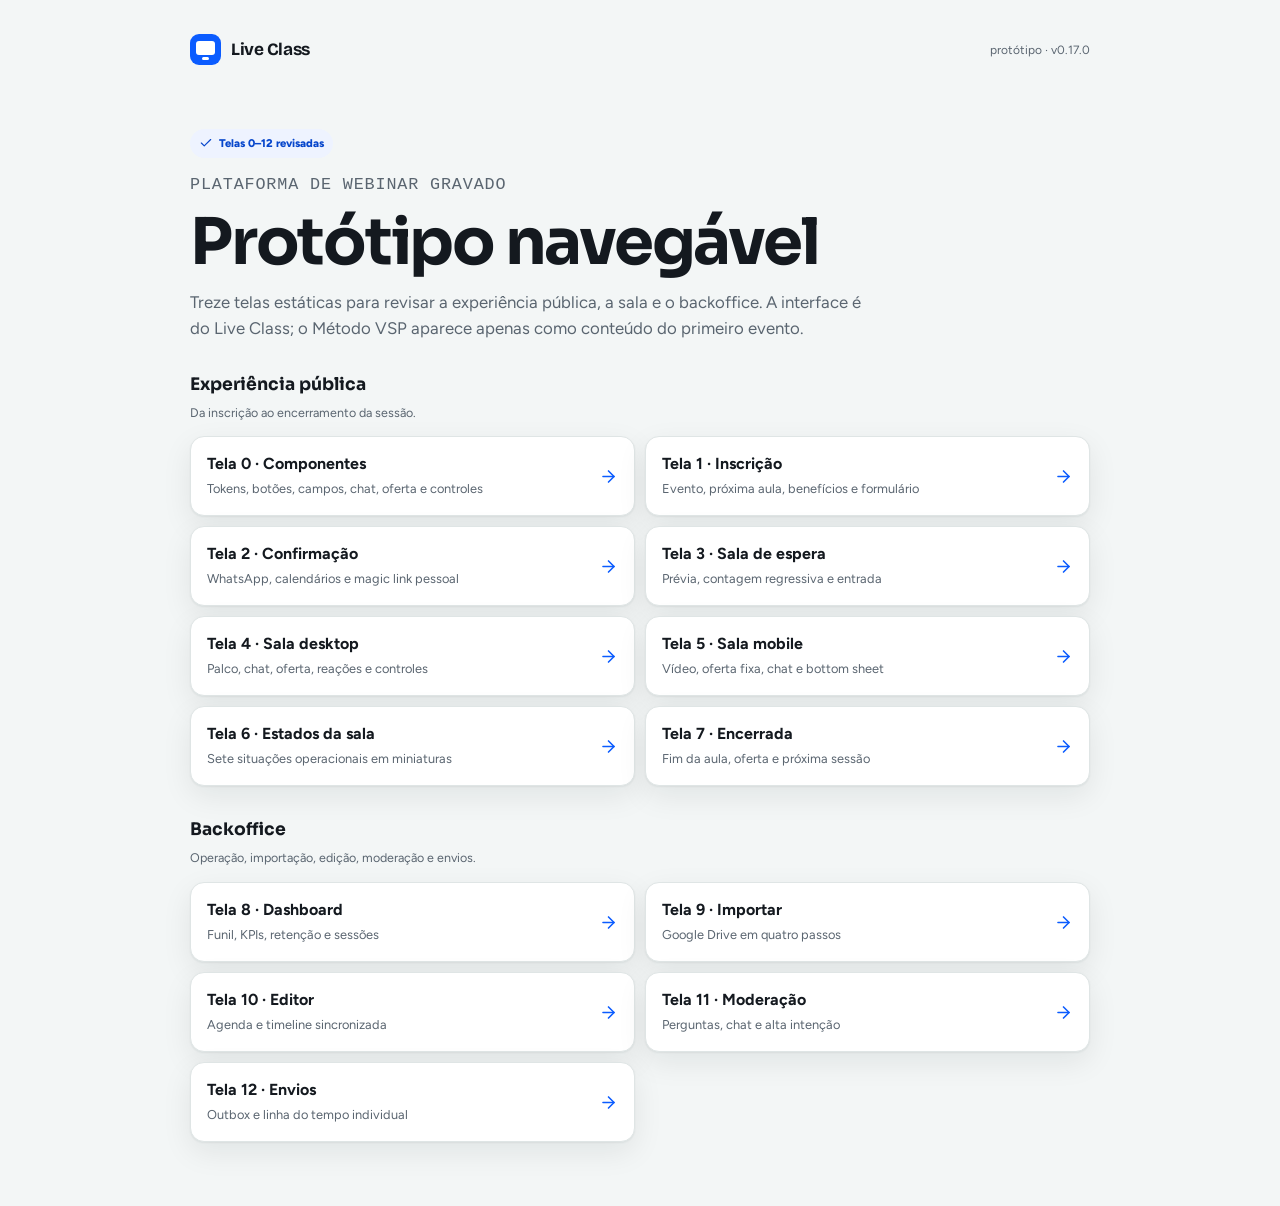
<file: index.html>
<!doctype html>
<html lang="pt-BR">
<head>
  <meta charset="utf-8">
  <meta name="viewport" content="width=device-width,initial-scale=1">
  <title>Live Class · Protótipo</title>
  <link rel="preconnect" href="https://fonts.googleapis.com">
  <link rel="preconnect" href="https://fonts.gstatic.com" crossorigin>
  <link href="https://fonts.googleapis.com/css2?family=Bricolage+Grotesque:wght@600;700&family=Figtree:wght@400;500;600;700&display=swap" rel="stylesheet">
  <link rel="stylesheet" href="./tokens.css">
  <link rel="stylesheet" href="./components.css">
  <style>
    body{background:var(--ma-mist)}.home{width:min(900px,calc(100% - 32px));margin:0 auto;padding:34px 0 64px}.top{display:flex;justify-content:space-between;align-items:center;gap:16px;margin-bottom:64px}.version{color:var(--ma-ink-soft);font-size:.75rem}.hero{display:grid;gap:16px}.hero p{margin:0;max-width:680px;color:var(--ma-ink-soft);font-size:1.05rem}.audit{display:inline-flex;width:max-content;align-items:center;gap:6px;border-radius:999px;background:var(--ma-teal-tint);padding:6px 9px;color:var(--ma-teal-dark);font-size:.7rem;font-weight:800}.audit .ma-icon{width:14px;height:14px}.group{margin-top:34px}.group h2{margin:0 0 10px;font:700 1.08rem/1.1 var(--ma-font-display)}.group p{margin:0 0 14px;color:var(--ma-ink-soft);font-size:.78rem}.screens{display:grid;gap:10px}.screen{display:flex;align-items:center;justify-content:space-between;gap:16px;border:1px solid var(--ma-line);border-radius:14px;background:#fff;padding:15px 16px;color:var(--ma-ink);text-decoration:none;box-shadow:var(--ma-shadow-sm);transition:border-color var(--ma-transition),background-color var(--ma-transition)}.screen:hover{border-color:#AFC5FF;background:#FCFEFE}.screen strong{display:block}.screen span{color:var(--ma-ink-soft);font-size:.8rem}.screen>.ma-icon{width:19px;height:19px;color:var(--ma-teal);flex:0 0 auto}@media(min-width:760px){.screens{grid-template-columns:repeat(2,minmax(0,1fr))}}
  </style>
</head>
<body>
  <main class="home">
    <div class="top"><div class="ma-brand"><span class="ma-brand__mark" aria-hidden="true"></span><span>Live Class</span></div><span class="version">protótipo · v0.17.0</span></div>
    <section class="hero"><span class="audit"><svg class="ma-icon" aria-hidden="true"><use href="./icons.svg#check"/></svg>Telas 0–12 revisadas</span><p class="ma-kicker">Plataforma de webinar gravado</p><h1 class="ma-display">Protótipo navegável</h1><p>Treze telas estáticas para revisar a experiência pública, a sala e o backoffice. A interface é do Live Class; o Método VSP aparece apenas como conteúdo do primeiro evento.</p></section>

    <section class="group"><h2>Experiência pública</h2><p>Da inscrição ao encerramento da sessão.</p><nav class="screens" aria-label="Telas públicas">
      <a class="screen" href="./componentes.html"><div><strong>Tela 0 · Componentes</strong><span>Tokens, botões, campos, chat, oferta e controles</span></div><svg class="ma-icon"><use href="./icons.svg#arrow-right"/></svg></a>
      <a class="screen" href="./e/oferta-semente/"><div><strong>Tela 1 · Inscrição</strong><span>Evento, próxima aula, benefícios e formulário</span></div><svg class="ma-icon"><use href="./icons.svg#arrow-right"/></svg></a>
      <a class="screen" href="./e/oferta-semente/ok/"><div><strong>Tela 2 · Confirmação</strong><span>WhatsApp, calendários e magic link pessoal</span></div><svg class="ma-icon"><use href="./icons.svg#arrow-right"/></svg></a>
      <a class="screen" href="./s/7KQ2/"><div><strong>Tela 3 · Sala de espera</strong><span>Prévia, contagem regressiva e entrada</span></div><svg class="ma-icon"><use href="./icons.svg#arrow-right"/></svg></a>
      <a class="screen" href="./s/7KQ2/sala-desktop.html"><div><strong>Tela 4 · Sala desktop</strong><span>Palco, chat, oferta, reações e controles</span></div><svg class="ma-icon"><use href="./icons.svg#arrow-right"/></svg></a>
      <a class="screen" href="./s/7KQ2/sala-mobile.html"><div><strong>Tela 5 · Sala mobile</strong><span>Vídeo, oferta fixa, chat e bottom sheet</span></div><svg class="ma-icon"><use href="./icons.svg#arrow-right"/></svg></a>
      <a class="screen" href="./s/7KQ2/estados.html"><div><strong>Tela 6 · Estados da sala</strong><span>Sete situações operacionais em miniaturas</span></div><svg class="ma-icon"><use href="./icons.svg#arrow-right"/></svg></a>
      <a class="screen" href="./s/7KQ2/encerrada.html"><div><strong>Tela 7 · Encerrada</strong><span>Fim da aula, oferta e próxima sessão</span></div><svg class="ma-icon"><use href="./icons.svg#arrow-right"/></svg></a>
    </nav></section>

    <section class="group"><h2>Backoffice</h2><p>Operação, importação, edição, moderação e envios.</p><nav class="screens" aria-label="Telas do backoffice">
      <a class="screen" href="./app/dashboard.html"><div><strong>Tela 8 · Dashboard</strong><span>Funil, KPIs, retenção e sessões</span></div><svg class="ma-icon"><use href="./icons.svg#arrow-right"/></svg></a>
      <a class="screen" href="./app/importar.html"><div><strong>Tela 9 · Importar</strong><span>Google Drive em quatro passos</span></div><svg class="ma-icon"><use href="./icons.svg#arrow-right"/></svg></a>
      <a class="screen" href="./app/editor.html"><div><strong>Tela 10 · Editor</strong><span>Agenda e timeline sincronizada</span></div><svg class="ma-icon"><use href="./icons.svg#arrow-right"/></svg></a>
      <a class="screen" href="./app/moderacao.html"><div><strong>Tela 11 · Moderação</strong><span>Perguntas, chat e alta intenção</span></div><svg class="ma-icon"><use href="./icons.svg#arrow-right"/></svg></a>
      <a class="screen" href="./app/envios.html"><div><strong>Tela 12 · Envios</strong><span>Outbox e linha do tempo individual</span></div><svg class="ma-icon"><use href="./icons.svg#arrow-right"/></svg></a>
    </nav></section>
  </main>
</body>
</html>
</file>
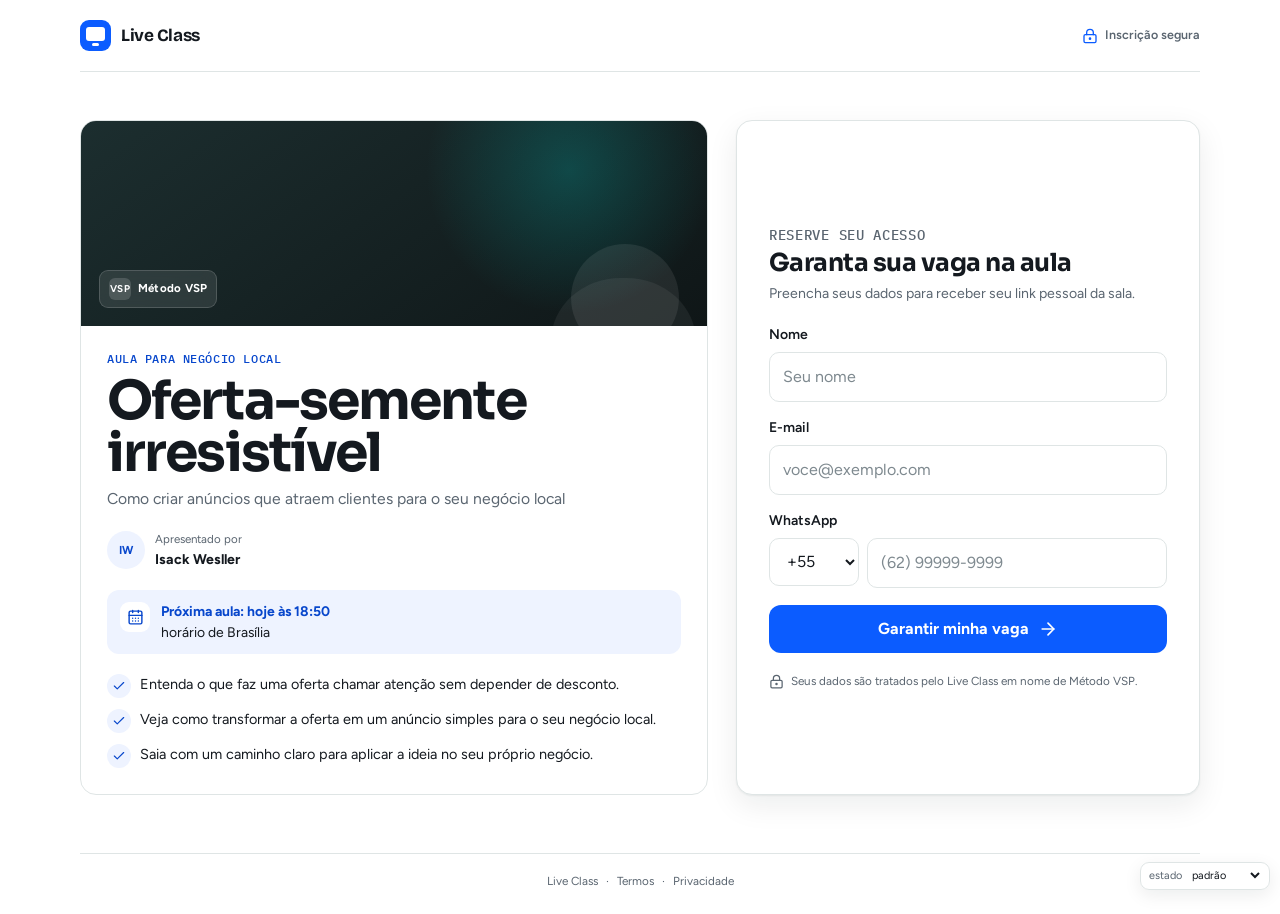
<file: e/oferta-semente/index.html>
<!doctype html>
<html lang="pt-BR">
<head>
  <meta charset="utf-8">
  <meta name="viewport" content="width=device-width,initial-scale=1">
  <meta name="theme-color" content="#FFFFFF">
  <title>Oferta-semente irresistível · Live Class</title>
  <link rel="preconnect" href="https://fonts.googleapis.com">
  <link rel="preconnect" href="https://fonts.gstatic.com" crossorigin>
  <link href="https://fonts.googleapis.com/css2?family=Bricolage+Grotesque:wght@600;700&family=Figtree:wght@400;500;600;700&family=IBM+Plex+Mono:wght@500&display=swap" rel="stylesheet">
  <link rel="stylesheet" href="../../tokens.css">
  <link rel="stylesheet" href="../../components.css">
  <style>
    .registration-page{min-height:100dvh;display:flex;flex-direction:column;background:var(--ma-white)}
    .site-header,.registration-shell,.platform-footer{width:min(1120px,calc(100% - 32px));margin-inline:auto}
    .site-header{min-height:72px;display:flex;align-items:center;justify-content:space-between;gap:16px;border-bottom:1px solid var(--ma-line)}
    .secure-note{display:none;align-items:center;gap:7px;color:var(--ma-ink-soft);font-size:.78rem;font-weight:600}.secure-note .ma-icon{width:16px;height:16px;color:var(--ma-teal)}
    .registration-main{flex:1;display:grid;align-items:center;padding:30px 0 42px}.registration-shell{display:grid;gap:24px}
    .event-card,.form-card{min-width:0;border:1px solid var(--ma-line);border-radius:var(--ma-radius-card);background:var(--ma-white)}.event-card{overflow:hidden}
    .event-card__stage{position:relative;min-height:176px;overflow:hidden;display:flex;align-items:flex-end;background:radial-gradient(circle at 78% 24%,rgba(0,237,231,.20),transparent 28%),linear-gradient(145deg,var(--ma-stage-2),var(--ma-stage));padding:18px}
    .event-card__stage::before{position:absolute;right:28px;bottom:-26px;width:108px;height:108px;border-radius:50%;background:rgba(255,255,255,.08);content:""}.event-card__stage::after{position:absolute;right:11px;bottom:-84px;width:145px;height:132px;border-radius:48% 48% 22% 22%;background:rgba(255,255,255,.06);content:""}
    .tenant-mark{position:relative;z-index:1;display:inline-flex;align-items:center;gap:7px;border:1px solid rgba(255,255,255,.16);border-radius:9px;background:rgba(255,255,255,.10);color:#fff;padding:7px 9px;font-size:.72rem;font-weight:700;letter-spacing:.02em;backdrop-filter:blur(8px)}.tenant-mark__symbol{display:grid;width:22px;height:22px;place-items:center;border-radius:6px;background:rgba(255,255,255,.15);font-size:.62rem}
    .event-card__body{display:grid;gap:20px;padding:21px 20px 22px}.event-card__heading{display:grid;gap:8px}.event-card h1{margin:0;color:var(--ma-ink);font:700 clamp(2rem,9vw,3.35rem)/.98 var(--ma-font-display);letter-spacing:-.035em}.event-subtitle{margin:0;color:var(--ma-ink-soft);font-size:.98rem;line-height:1.45}
    .presenter{display:flex;align-items:center;gap:10px}.presenter__avatar{display:grid;width:38px;height:38px;place-items:center;flex:0 0 auto;border-radius:50%;background:var(--ma-teal-tint);color:var(--ma-teal-dark);font-size:.72rem;font-weight:700}.presenter__text{display:grid;gap:1px}.presenter__text span:first-child{color:var(--ma-ink-soft);font-size:.72rem}.presenter__text strong{font-size:.88rem}
    .next-session{display:flex;align-items:flex-start;gap:11px;border-radius:12px;background:var(--ma-teal-tint);padding:12px 13px;color:var(--ma-ink)}.next-session__icon{display:grid;width:30px;height:30px;place-items:center;flex:0 0 auto;border-radius:9px;background:#fff;color:var(--ma-teal-dark)}.next-session__icon .ma-icon{width:17px;height:17px}.next-session p{margin:0;font-size:.87rem;line-height:1.4}.next-session strong{display:block;margin-bottom:1px;color:var(--ma-teal-dark)}
    .benefits{display:grid;gap:11px;margin:0;padding:0;list-style:none}.benefit{display:grid;grid-template-columns:24px minmax(0,1fr);gap:9px;align-items:start;color:var(--ma-ink);font-size:.9rem}.benefit__check{display:grid;width:24px;height:24px;place-items:center;border-radius:50%;background:var(--ma-teal-tint);color:var(--ma-teal-dark)}.benefit__check .ma-icon{width:14px;height:14px}
    .form-card{display:grid;gap:20px;padding:21px 20px 22px;box-shadow:var(--ma-shadow-sm)}.form-card__header{display:grid;gap:6px}.form-card h2{margin:0;color:var(--ma-ink);font:700 1.55rem/1.08 var(--ma-font-display);letter-spacing:-.02em}.form-card__header p{margin:0;color:var(--ma-ink-soft);font-size:.88rem}.register-form{display:grid;gap:15px}.register-form .ma-btn{width:100%;margin-top:2px}
    .privacy-line{display:flex;align-items:flex-start;gap:7px;margin:0;color:var(--ma-ink-soft);font-size:.73rem;line-height:1.4}.privacy-line .ma-icon{width:15px;height:15px;flex:0 0 auto;margin-top:1px}
    .platform-footer{display:flex;flex-wrap:wrap;align-items:center;justify-content:center;gap:5px 8px;border-top:1px solid var(--ma-line);padding:19px 0 23px;color:var(--ma-ink-soft);font-size:.73rem}.platform-footer a{color:inherit;text-decoration:none}.platform-footer a:hover{color:var(--ma-teal-dark);text-decoration:underline}
    .demo-picker{position:fixed;right:10px;bottom:10px;z-index:20;display:inline-flex;align-items:center;gap:6px;border:1px solid var(--ma-line);border-radius:9px;background:rgba(255,255,255,.94);padding:5px 6px 5px 8px;color:var(--ma-ink-soft);font-size:.68rem;box-shadow:0 5px 18px rgba(15,30,30,.08);backdrop-filter:blur(8px)}.demo-picker select{border:0;background:transparent;color:var(--ma-ink);font-size:.68rem;cursor:pointer}
    @media(min-width:620px){.site-header,.registration-shell,.platform-footer{width:min(1120px,calc(100% - 48px))}.secure-note{display:inline-flex}.event-card__body,.form-card{padding:26px}}
    @media(min-width:880px){.registration-main{padding:48px 0 58px}.registration-shell{grid-template-columns:minmax(0,1.15fr) minmax(340px,.85fr);align-items:stretch;gap:28px}.event-card,.form-card{min-height:580px}.event-card{display:grid;grid-template-rows:205px 1fr}.event-card__stage{min-height:0}.event-card__body{align-content:start}.form-card{align-content:center;padding-inline:32px}}
    @media(prefers-reduced-motion:reduce){.demo-picker{backdrop-filter:none}}
  </style>
</head>
<body data-demo-state="padrao">
<div class="registration-page">
  <header class="site-header" aria-label="Cabeçalho do Live Class">
    <a class="ma-brand" href="../../" aria-label="Live Class"><span class="ma-brand__mark" aria-hidden="true"></span><span>Live Class</span></a>
    <div class="secure-note"><svg class="ma-icon" aria-hidden="true"><use href="../../icons.svg#lock-keyhole"/></svg>Inscrição segura</div>
  </header>
  <main class="registration-main">
    <div class="registration-shell">
      <section class="event-card" aria-labelledby="event-title">
        <div class="event-card__stage" aria-label="Identidade do evento Método VSP"><div class="tenant-mark"><span class="tenant-mark__symbol" aria-hidden="true">VSP</span><span>Método VSP</span></div></div>
        <div class="event-card__body">
          <div class="event-card__heading"><p class="ma-kicker">Aula para negócio local</p><h1 id="event-title">Oferta-semente irresistível</h1><p class="event-subtitle">Como criar anúncios que atraem clientes para o seu negócio local</p></div>
          <div class="presenter"><span class="presenter__avatar" aria-hidden="true">IW</span><div class="presenter__text"><span>Apresentado por</span><strong>Isack Wesller</strong></div></div>
          <div class="next-session"><span class="next-session__icon" aria-hidden="true"><svg class="ma-icon"><use href="../../icons.svg#calendar-days"/></svg></span><p><strong>Próxima aula: hoje às 18:50</strong>horário de Brasília</p></div>
          <ul class="benefits" aria-label="O que você vai aprender">
            <li class="benefit"><span class="benefit__check" aria-hidden="true"><svg class="ma-icon"><use href="../../icons.svg#check"/></svg></span><span>Entenda o que faz uma oferta chamar atenção sem depender de desconto.</span></li>
            <li class="benefit"><span class="benefit__check" aria-hidden="true"><svg class="ma-icon"><use href="../../icons.svg#check"/></svg></span><span>Veja como transformar a oferta em um anúncio simples para o seu negócio local.</span></li>
            <li class="benefit"><span class="benefit__check" aria-hidden="true"><svg class="ma-icon"><use href="../../icons.svg#check"/></svg></span><span>Saia com um caminho claro para aplicar a ideia no seu próprio negócio.</span></li>
          </ul>
        </div>
      </section>
      <section class="form-card" aria-labelledby="signup-title">
        <div class="form-card__header"><p class="ma-kicker">Reserve seu acesso</p><h2 id="signup-title">Garanta sua vaga na aula</h2><p>Preencha seus dados para receber seu link pessoal da sala.</p></div>
        <form class="register-form" id="registerForm" novalidate>
          <div class="ma-field" id="nomeField"><label class="ma-field__label" for="nome">Nome</label><input class="ma-input" id="nome" name="nome" type="text" autocomplete="name" placeholder="Seu nome" required aria-describedby="nome-error"><p class="ma-field__error" id="nome-error">Digite seu nome para continuar.</p></div>
          <div class="ma-field" id="emailField"><label class="ma-field__label" for="email">E-mail</label><input class="ma-input" id="email" name="email" type="email" autocomplete="email" placeholder="voce@exemplo.com" required aria-describedby="email-error"><p class="ma-field__error" id="email-error">Digite um e-mail válido, como voce@exemplo.com.</p></div>
          <div class="ma-field" id="whatsappField"><label class="ma-field__label" for="whatsapp">WhatsApp</label><div class="ma-phone"><div><label class="ma-sr-only" for="ddi">Código do país</label><select class="ma-select" id="ddi" name="ddi" aria-label="Código do país"><option value="+55" selected>+55</option></select></div><input class="ma-input" id="whatsapp" name="whatsapp" type="tel" inputmode="tel" autocomplete="tel-national" placeholder="(62) 99999-9999" required aria-describedby="whatsapp-error"></div><p class="ma-field__error" id="whatsapp-error">Digite seu WhatsApp com DDD.</p></div>
          <button class="ma-btn ma-btn--primary" type="submit">Garantir minha vaga<svg class="ma-icon" aria-hidden="true"><use href="../../icons.svg#arrow-right"/></svg></button>
        </form>
        <p class="privacy-line"><svg class="ma-icon" aria-hidden="true"><use href="../../icons.svg#lock-keyhole"/></svg><span>Seus dados são tratados pelo Live Class em nome de Método VSP.</span></p>
      </section>
    </div>
  </main>
  <footer class="platform-footer"><span>Live Class</span><span aria-hidden="true">·</span><a href="#">Termos</a><span aria-hidden="true">·</span><a href="#">Privacidade</a></footer>
</div>
<label class="demo-picker"><span>estado</span><select id="demoState" aria-label="Alternar estado de demonstração"><option value="padrao">padrão</option><option value="erros">erros</option><option value="preenchido">preenchido</option></select></label>
<script>
(() => {
  const states = new Set(['padrao','erros','preenchido']);
  const params = new URLSearchParams(location.search);
  const picker = document.getElementById('demoState');
  const form = document.getElementById('registerForm');
  const items = [
    {wrap:document.getElementById('nomeField'),input:document.getElementById('nome')},
    {wrap:document.getElementById('emailField'),input:document.getElementById('email')},
    {wrap:document.getElementById('whatsappField'),input:document.getElementById('whatsapp')}
  ];
  function applyState(next){
    document.body.dataset.demoState = next; picker.value = next;
    const error = next === 'erros';
    items.forEach(({wrap,input}) => { wrap.classList.toggle('is-error', error); input.setAttribute('aria-invalid', error ? 'true' : 'false'); });
    if(next === 'preenchido'){
      items[0].input.value='Carla Menezes'; items[1].input.value='carla@exemplo.com'; items[2].input.value='(71) 99988-7766';
    } else { items.forEach(({input}) => input.value=''); }
  }
  const initial = states.has(params.get('estado')) ? params.get('estado') : 'padrao'; applyState(initial);
  picker.addEventListener('change',e=>{const u=new URL(location.href);u.searchParams.set('estado',e.target.value);history.replaceState({},'',u);applyState(e.target.value)});
  form.addEventListener('submit',e=>{
    e.preventDefault();
    let ok=true;
    items.forEach(({wrap,input})=>{const invalid=!input.checkValidity();wrap.classList.toggle('is-error',invalid);input.setAttribute('aria-invalid',invalid?'true':'false');if(invalid)ok=false;});
    if(ok) location.href='./ok/';
  });
})();
</script>
</body>
</html>
</file>
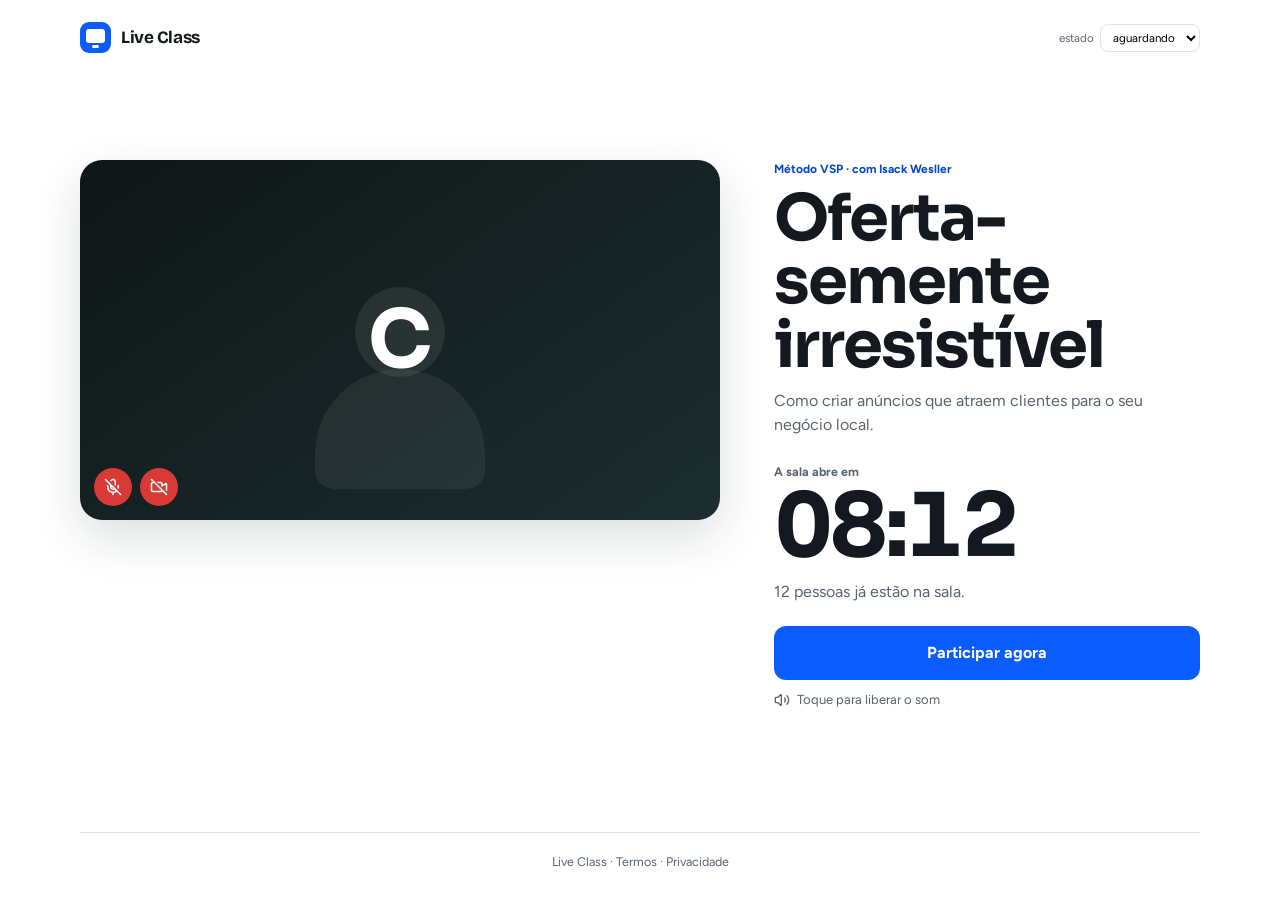
<file: s/7KQ2/index.html>
<!doctype html>
<html lang="pt-BR">
<head>
  <meta charset="utf-8"><meta name="viewport" content="width=device-width,initial-scale=1"><meta name="theme-color" content="#FFFFFF">
  <title>Sala de espera · Live Class</title>
  <link rel="preconnect" href="https://fonts.googleapis.com"><link rel="preconnect" href="https://fonts.gstatic.com" crossorigin>
  <link href="https://fonts.googleapis.com/css2?family=Bricolage+Grotesque:wght@600;700&family=Figtree:wght@400;500;600;700&family=IBM+Plex+Mono:wght@500&display=swap" rel="stylesheet">
  <link rel="stylesheet" href="../../tokens.css"><link rel="stylesheet" href="../../components.css">
  <style>
    body{background:#fff}.page{min-height:100dvh;display:grid;grid-template-rows:auto 1fr auto}.header,.main,.footer{width:min(1120px,calc(100% - 32px));margin-inline:auto}.header{display:flex;justify-content:space-between;align-items:center;gap:14px;padding:22px 0}.state{font-size:.72rem;color:var(--ma-ink-soft)}.state select{margin-left:6px;border:1px solid var(--ma-line);border-radius:8px;background:#fff;padding:5px 8px}
    .main{display:grid;align-items:center;padding:28px 0 56px}.layout{display:grid;gap:28px}.preview{position:relative;aspect-ratio:16/10;overflow:hidden;border-radius:22px;background:linear-gradient(145deg,var(--ma-stage),var(--ma-stage-2));box-shadow:var(--ma-shadow-md)}.silhouette{position:absolute;left:50%;top:48%;width:90px;height:90px;border-radius:50%;background:rgba(255,255,255,.08);transform:translate(-50%,-50%)}.silhouette::after{content:"";position:absolute;left:50%;top:82px;width:170px;height:120px;border-radius:90px 90px 20px 20px;background:rgba(255,255,255,.06);transform:translateX(-50%)}.user-initial{position:absolute;inset:0;display:grid;place-items:center;color:#fff;font:700 clamp(2.5rem,14vw,5rem)/1 var(--ma-font-display);z-index:2}.preview-controls{position:absolute;left:14px;bottom:14px;display:flex;gap:8px;z-index:3}.mini-off{display:grid;width:38px;height:38px;place-items:center;border-radius:50%;background:var(--ma-signal);color:#fff}.mini-off .ma-icon{width:18px;height:18px}
    .info{display:grid;align-content:center}.eyebrow{margin:0 0 9px;color:var(--ma-teal-dark);font-size:.75rem;font-weight:700}.info h1{margin:0;font:700 clamp(2.1rem,9vw,4rem)/.99 var(--ma-font-display);letter-spacing:-.03em}.subtitle{margin:12px 0 0;max-width:540px;color:var(--ma-ink-soft);font-size:1rem}.count{margin-top:26px}.count small{display:block;margin-bottom:5px;color:var(--ma-ink-soft);font-size:.78rem;font-weight:700}.count strong{font:700 clamp(3rem,16vw,5.5rem)/.9 var(--ma-font-display);font-variant-numeric:tabular-nums;letter-spacing:-.04em}.people{margin:14px 0 0;color:var(--ma-ink-soft)}.join{margin-top:22px;width:100%;min-height:54px}.sound{display:flex;align-items:center;justify-content:center;gap:7px;margin:10px 0 0;color:var(--ma-ink-soft);font-size:.82rem}.sound .ma-icon{width:16px;height:16px}.opened-copy{display:none;margin:14px 0 0;color:var(--ma-teal-dark);font-weight:700}
    body[data-demo-state="aberta"] .count small{color:var(--ma-teal-dark)}body[data-demo-state="aberta"] .opened-copy{display:block}body[data-demo-state="aberta"] .join{animation:oncePulse .75s ease-out 1}@keyframes oncePulse{0%{box-shadow:0 0 0 0 rgba(11,92,255,.35)}70%{box-shadow:0 0 0 10px rgba(11,92,255,0)}100%{box-shadow:0 0 0 0 rgba(11,92,255,0)}}
    .footer{border-top:1px solid var(--ma-line);padding:20px 0 28px;color:var(--ma-ink-soft);font-size:.78rem;text-align:center}
    @media(min-width:820px){.layout{grid-template-columns:minmax(0,1.2fr) minmax(320px,.8fr);gap:54px}.main{padding-top:18px}.join{width:auto;min-width:220px}.sound{justify-content:flex-start}.preview{aspect-ratio:16/9}}
    @media(prefers-reduced-motion:reduce){body[data-demo-state="aberta"] .join{animation:none}}
  </style>
</head>
<body data-demo-state="espera"><div class="page">
<header class="header"><a class="ma-brand" href="../../" aria-label="Live Class"><span class="ma-brand__mark" aria-hidden="true"></span><span>Live Class</span></a><label class="state">estado<select id="statePicker" aria-label="Estado da sala"><option value="espera">aguardando</option><option value="aberta">sala aberta</option></select></label></header>
<main class="main"><div class="layout">
  <section class="preview" aria-label="Prévia da sua câmera"><div class="silhouette" aria-hidden="true"></div><div class="user-initial">C</div><div class="preview-controls"><span class="mini-off" role="img" aria-label="Microfone desligado"><svg class="ma-icon" aria-hidden="true"><use href="../../icons.svg#mic-off"/></svg></span><span class="mini-off" role="img" aria-label="Câmera desligada"><svg class="ma-icon" aria-hidden="true"><use href="../../icons.svg#video-off"/></svg></span></div></section>
  <section class="info" aria-labelledby="titulo"><p class="eyebrow">Método VSP · com Isack Wesller</p><h1 id="titulo">Oferta-semente irresistível</h1><p class="subtitle">Como criar anúncios que atraem clientes para o seu negócio local.</p><div class="count" role="timer" aria-live="polite"><small id="countLabel">A sala abre em</small><strong id="countValue">08:12</strong></div><p class="people">12 pessoas já estão na sala.</p><button class="ma-btn ma-btn--primary join" type="button">Participar agora</button><p class="sound"><svg class="ma-icon" aria-hidden="true"><use href="../../icons.svg#volume-2"/></svg>Toque para liberar o som</p><p class="opened-copy">A sala abriu. Você já pode entrar.</p></section>
</div></main>
<footer class="footer">Live Class · Termos · Privacidade</footer>
</div>
<script>
(() => {
  const valid=new Set(['espera','aberta']);
  const p=new URLSearchParams(location.search);
  const picker=document.getElementById('statePicker');
  const label=document.getElementById('countLabel'); const value=document.getElementById('countValue');
  const set=v=>{document.body.dataset.demoState=v;picker.value=v;label.textContent=v==='aberta'?'Sala aberta':'A sala abre em';value.textContent=v==='aberta'?'00:00':'08:12';};
  const state=valid.has(p.get('estado'))?p.get('estado'):'espera'; set(state);
  picker.addEventListener('change',e=>{const u=new URL(location.href);u.searchParams.set('estado',e.target.value);history.replaceState({},'',u);set(e.target.value)});
})();
</script>
</body></html>
</file>
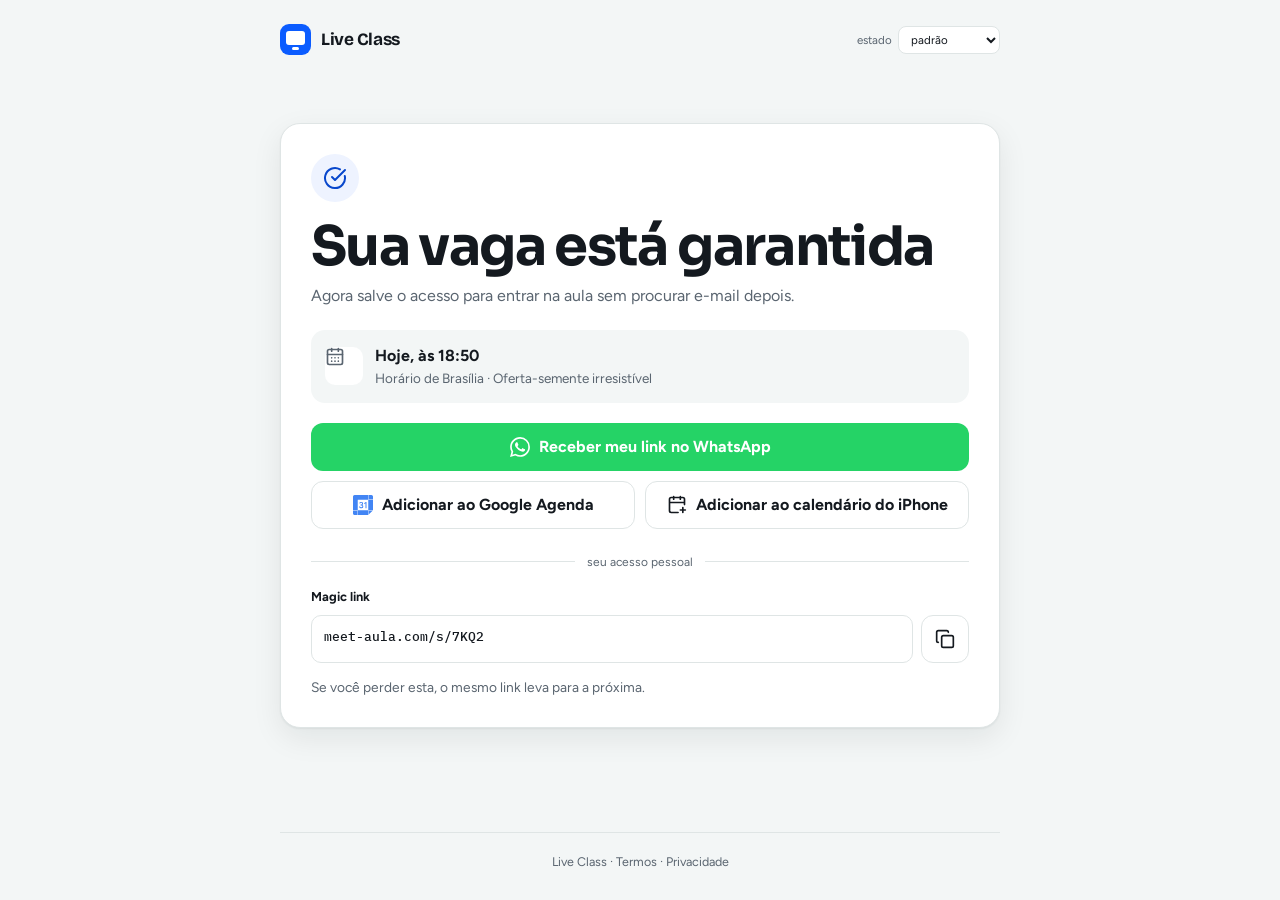
<file: e/oferta-semente/ok/index.html>
<!doctype html>
<html lang="pt-BR">
<head>
  <meta charset="utf-8">
  <meta name="viewport" content="width=device-width,initial-scale=1">
  <meta name="theme-color" content="#FFFFFF">
  <title>Sua vaga está garantida · Live Class</title>
  <link rel="preconnect" href="https://fonts.googleapis.com">
  <link rel="preconnect" href="https://fonts.gstatic.com" crossorigin>
  <link href="https://fonts.googleapis.com/css2?family=Bricolage+Grotesque:wght@600;700&family=Figtree:wght@400;500;600;700&family=IBM+Plex+Mono:wght@500&display=swap" rel="stylesheet">
  <link rel="stylesheet" href="../../../tokens.css">
  <link rel="stylesheet" href="../../../components.css">
  <style>
    body{background:var(--ma-mist)}.page{min-height:100dvh;display:grid;grid-template-rows:auto 1fr auto}.header,.main,.footer{width:min(720px,calc(100% - 32px));margin-inline:auto}.header{display:flex;align-items:center;justify-content:space-between;gap:16px;padding:24px 0}.state{font-size:.72rem;color:var(--ma-ink-soft)}.state select{margin-left:6px;border:1px solid var(--ma-line);border-radius:8px;background:#fff;padding:5px 8px;color:var(--ma-ink)}
    .main{display:grid;align-content:start;padding:26px 0 54px}.card{border:1px solid var(--ma-line);border-radius:20px;background:#fff;padding:22px;box-shadow:var(--ma-shadow-sm)}.success{display:grid;width:48px;height:48px;place-items:center;border-radius:50%;background:var(--ma-teal-tint);color:var(--ma-teal-dark);margin-bottom:18px}.success .ma-icon{width:24px;height:24px}
    h1{margin:0;font:700 clamp(2rem,9vw,3.4rem)/1 var(--ma-font-display);letter-spacing:-.03em}.lead{margin:10px 0 0;color:var(--ma-ink-soft)}
    .session{display:flex;gap:12px;align-items:center;margin:22px 0 0;padding:14px;border-radius:14px;background:var(--ma-mist)}.session__icon{display:grid;width:38px;height:38px;place-items:center;flex:0 0 auto;border-radius:10px;background:#fff;color:var(--ma-teal)}.session strong{display:block}.session span{display:block;color:var(--ma-ink-soft);font-size:.84rem}
    .actions{display:grid;gap:10px;margin-top:20px}.actions .ma-btn{width:100%}.calendar-grid{display:grid;gap:10px;margin-top:10px}.calendar-grid .ma-brand-icon{color:#4285F4}
    .divider{display:flex;align-items:center;gap:12px;margin:24px 0 16px;color:var(--ma-ink-soft);font-size:.75rem}.divider::before,.divider::after{content:"";height:1px;flex:1;background:var(--ma-line)}
    .link-box{display:grid;gap:9px}.link-label{font-size:.8rem;font-weight:700}.link-row{display:grid;grid-template-columns:minmax(0,1fr) auto;gap:8px}.magic{min-width:0;border:1px solid var(--ma-line);border-radius:10px;background:#fff;padding:12px;color:var(--ma-ink);font:500 .82rem/1.35 var(--ma-font-mono);overflow:hidden;text-overflow:ellipsis;white-space:nowrap}.copy{min-width:48px;padding-inline:13px}.notice{margin:14px 0 0;color:var(--ma-ink-soft);font-size:.86rem}.copied{display:none;margin:8px 0 0;color:var(--ma-teal-dark);font-size:.78rem;font-weight:700}body[data-demo-state="copiado"] .copied{display:block}.footer{border-top:1px solid var(--ma-line);padding:20px 0 28px;color:var(--ma-ink-soft);font-size:.78rem;text-align:center}
    @media(min-width:620px){.card{padding:30px}.calendar-grid{grid-template-columns:1fr 1fr}.main{padding-top:44px}}
  </style>
</head>
<body data-demo-state="padrao">
<div class="page">
  <header class="header"><a class="ma-brand" href="../../../" aria-label="Live Class"><span class="ma-brand__mark" aria-hidden="true"></span><span>Live Class</span></a><label class="state">estado<select id="statePicker" aria-label="Estado de demonstração"><option value="padrao">padrão</option><option value="copiado">link copiado</option></select></label></header>
  <main class="main"><section class="card" aria-labelledby="titulo">
    <div class="success" aria-hidden="true"><svg class="ma-icon"><use href="../../../icons.svg#circle-check-big"/></svg></div>
    <h1 id="titulo">Sua vaga está garantida</h1><p class="lead">Agora salve o acesso para entrar na aula sem procurar e-mail depois.</p>
    <div class="session"><span class="session__icon" aria-hidden="true"><svg class="ma-icon"><use href="../../../icons.svg#calendar-days"/></svg></span><div><strong>Hoje, às 18:50</strong><span>Horário de Brasília · Oferta-semente irresistível</span></div></div>
    <div class="actions"><a class="ma-btn ma-btn--whatsapp" href="https://wa.me/?text=SALA%207KQ2" target="_blank" rel="noopener"><svg class="ma-brand-icon" aria-hidden="true"><use href="../../../icons.svg#brand-whatsapp"/></svg>Receber meu link no WhatsApp</a></div>
    <div class="calendar-grid"><button class="ma-btn ma-btn--secondary" type="button"><svg class="ma-brand-icon" aria-hidden="true"><use href="../../../icons.svg#brand-google-calendar"/></svg>Adicionar ao Google Agenda</button><button class="ma-btn ma-btn--secondary" type="button"><svg class="ma-icon" aria-hidden="true"><use href="../../../icons.svg#calendar-plus"/></svg>Adicionar ao calendário do iPhone</button></div>
    <div class="divider">seu acesso pessoal</div>
    <div class="link-box"><span class="link-label">Magic link</span><div class="link-row"><div class="magic" id="magicLink">meet-aula.com/s/7KQ2</div><button class="ma-btn ma-btn--secondary copy" type="button" id="copyButton" aria-label="Copiar magic link"><svg class="ma-icon" aria-hidden="true"><use href="../../../icons.svg#copy"/></svg></button></div><p class="copied" role="status" aria-live="polite">Link copiado.</p></div>
    <p class="notice">Se você perder esta, o mesmo link leva para a próxima.</p>
  </section></main>
  <footer class="footer">Live Class · Termos · Privacidade</footer>
</div>
<script>
(() => {
  const valid=new Set(['padrao','copiado']);
  const params=new URLSearchParams(location.search);
  const current=valid.has(params.get('estado'))?params.get('estado'):'padrao';
  const picker=document.getElementById('statePicker'); const copy=document.getElementById('copyButton');
  const set=v=>{document.body.dataset.demoState=v;picker.value=v;const u=new URL(location.href);u.searchParams.set('estado',v);history.replaceState({},'',u)};
  set(current);
  picker.addEventListener('change',e=>set(e.target.value));
  copy.addEventListener('click',async()=>{try{await navigator.clipboard.writeText('https://meet-aula.com/s/7KQ2')}catch(e){} copy.setAttribute('aria-label','Magic link copiado'); set('copiado');});
})();
</script>
</body>
</html>
</file>
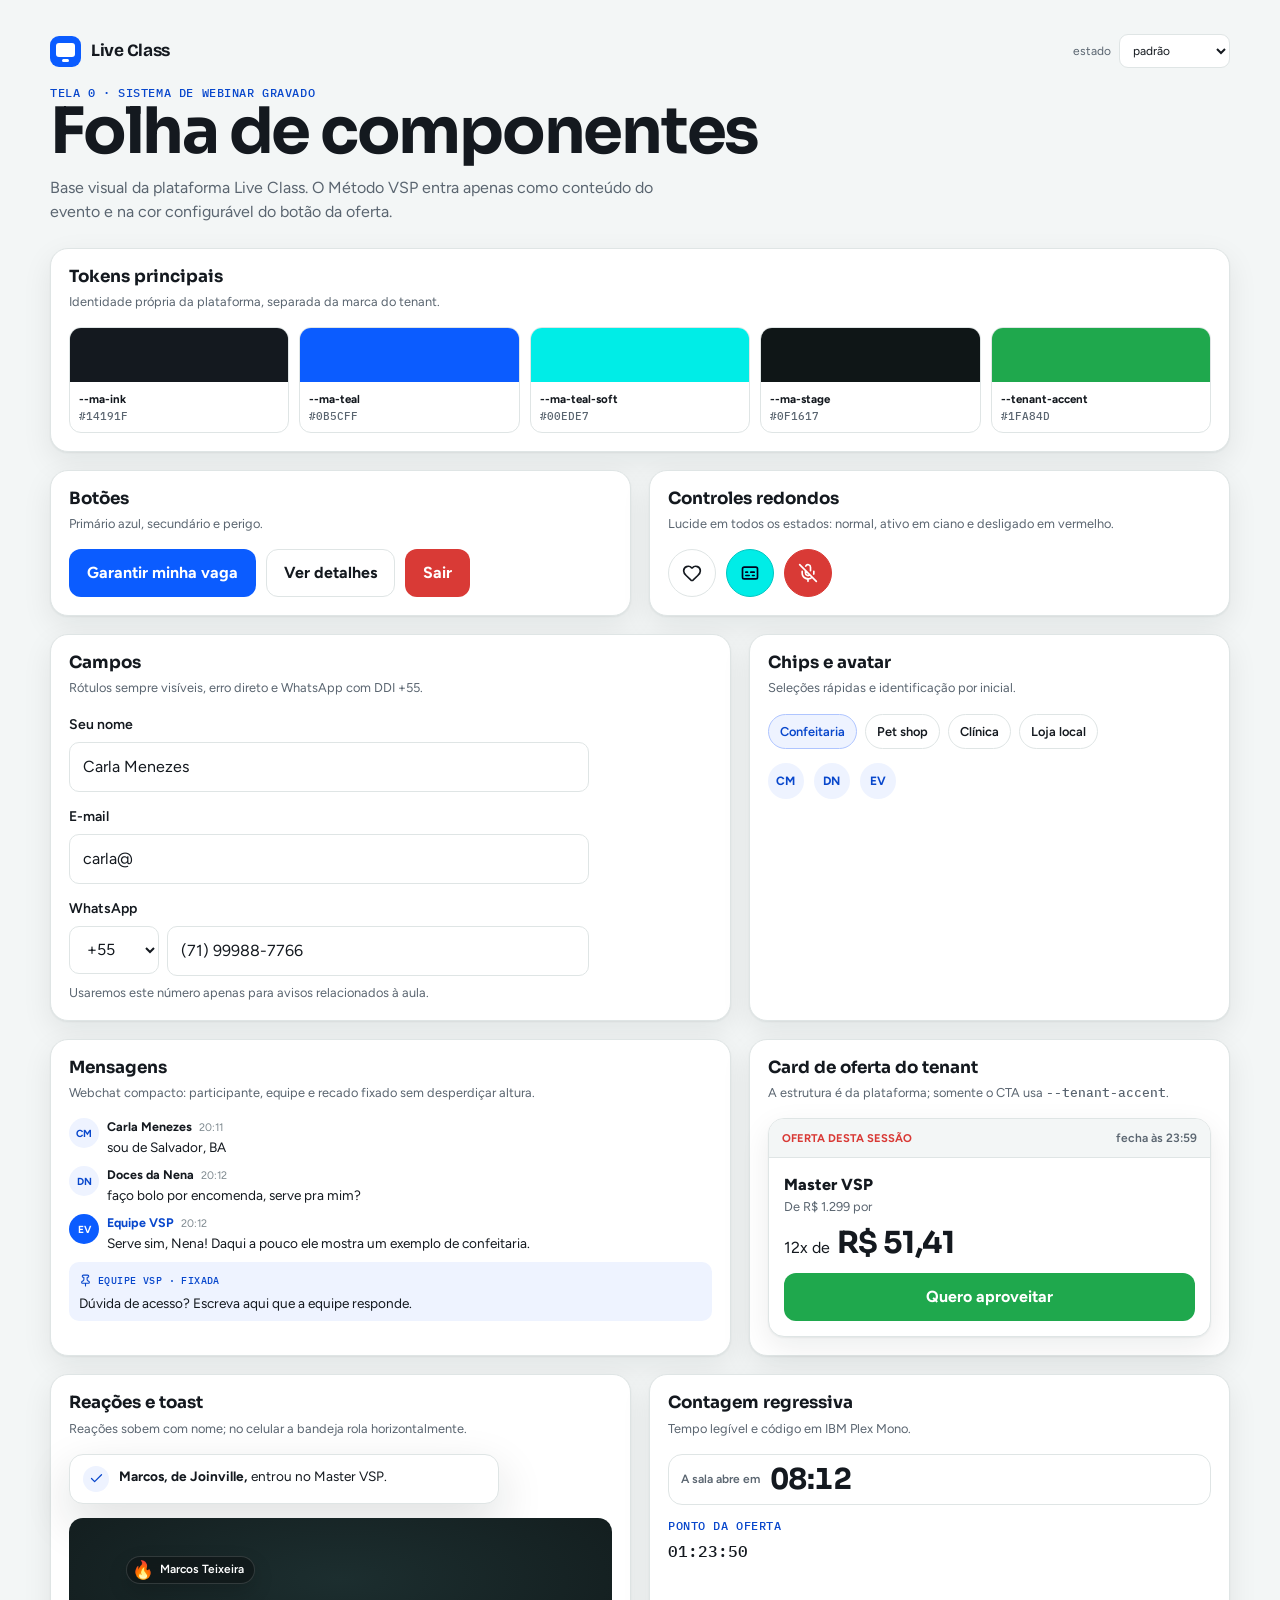
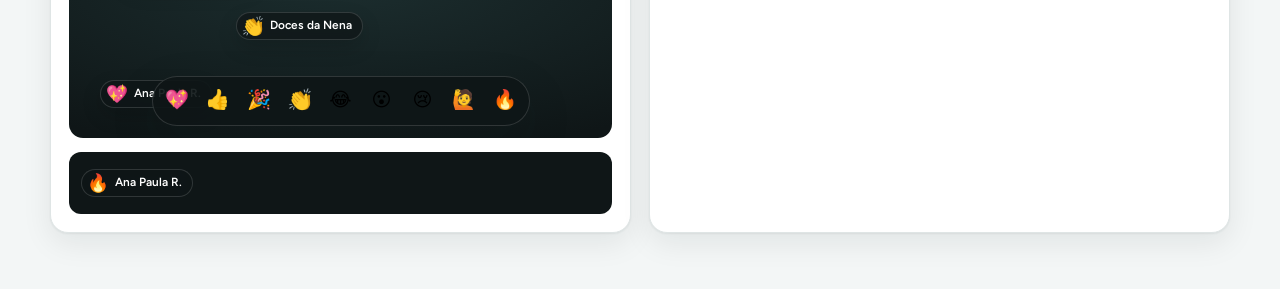
<file: componentes.html>
<!doctype html>
<html lang="pt-BR">
<head>
  <meta charset="utf-8">
  <meta name="viewport" content="width=device-width,initial-scale=1">
  <meta name="theme-color" content="#F3F6F6">
  <title>Live Class · Componentes</title>
  <link rel="preconnect" href="https://fonts.googleapis.com">
  <link rel="preconnect" href="https://fonts.gstatic.com" crossorigin>
  <link href="https://fonts.googleapis.com/css2?family=Bricolage+Grotesque:wght@600;700&family=Figtree:wght@400;500;600;700&family=IBM+Plex+Mono:wght@500&display=swap" rel="stylesheet">
  <link rel="stylesheet" href="./tokens.css">
  <link rel="stylesheet" href="./components.css">
  <style>
    .page{min-height:100dvh;background:var(--ma-mist)}
    .page__header,.page__main{width:min(1180px,calc(100% - 32px));margin-inline:auto}
    .page__header{display:grid;gap:18px;padding:34px 0 24px}
    .topline{display:flex;flex-wrap:wrap;align-items:center;justify-content:space-between;gap:12px}
    .state-picker{display:inline-flex;align-items:center;gap:8px;color:var(--ma-ink-soft);font-size:.75rem}
    .state-picker select{min-height:34px;border:1px solid var(--ma-line);border-radius:9px;background:#fff;padding:6px 28px 6px 9px;color:var(--ma-ink)}
    .intro{max-width:720px}.intro p:last-child{max-width:650px;margin:12px 0 0;color:var(--ma-ink-soft)}
    .page__main{display:grid;gap:18px;padding-bottom:56px}
    .card{min-width:0;border:1px solid var(--ma-line);border-radius:18px;background:#fff;padding:18px;box-shadow:var(--ma-shadow-sm)}
    .card__head{display:grid;gap:5px;margin-bottom:16px}.card h2{margin:0;font:700 1.05rem/1.2 var(--ma-font-display)}.card__desc{margin:0;color:var(--ma-ink-soft);font-size:.8rem}
    .row{display:flex;flex-wrap:wrap;gap:10px;align-items:center}.stack{display:grid;gap:14px}.tokens{display:grid;grid-template-columns:repeat(2,minmax(0,1fr));gap:10px}
    .token{overflow:hidden;border:1px solid var(--ma-line);border-radius:12px;background:#fff}.token__swatch{height:54px;background:var(--swatch)}.token__meta{display:grid;gap:2px;padding:9px}.token__name{overflow:hidden;font-size:.72rem;font-weight:700;text-overflow:ellipsis;white-space:nowrap}.token__hex{color:var(--ma-ink-soft);font:500 .66rem/1.2 var(--ma-font-mono)}
    .form-demo{max-width:520px}.stage-demo{position:relative;min-height:220px;overflow:hidden;display:grid;align-content:end;border-radius:14px;background:radial-gradient(90% 80% at 50% 28%,var(--ma-stage-2),var(--ma-stage));padding:12px}.stage-demo .ma-reaction-tray{position:relative;z-index:2;width:max-content;max-width:100%;margin-inline:auto}.reaction-sample{display:flex;align-items:center;min-height:62px;border-radius:12px;background:var(--ma-stage);padding:12px}
    body[data-demo-state="controles"] .demo-control{border-color:#00C7C2;background:var(--ma-teal-soft);color:#00031F}body[data-demo-state="oferta"] .demo-offer{box-shadow:0 0 0 3px rgba(31,168,77,.14),var(--ma-shadow-md)}body[data-demo-state="reacoes"] .reaction-card{box-shadow:0 0 0 3px rgba(11,92,255,.16),var(--ma-shadow-md)}
    @media(min-width:760px){.page__header,.page__main{width:min(1180px,calc(100% - 64px))}.tokens{grid-template-columns:repeat(5,minmax(0,1fr))}}
    @media(min-width:1040px){.page__main{grid-template-columns:repeat(12,minmax(0,1fr))}.span-12{grid-column:span 12}.span-7{grid-column:span 7}.span-6{grid-column:span 6}.span-5{grid-column:span 5}}
  </style>
</head>
<body data-demo-state="padrao">
<div class="page">
  <header class="page__header">
    <div class="topline">
      <div class="ma-brand"><span class="ma-brand__mark" aria-hidden="true"></span><span>Live Class</span></div>
      <label class="state-picker"><span>estado</span><select id="statePicker" aria-label="Alternar estado de demonstração"><option value="padrao">padrão</option><option value="erro">erro</option><option value="controles">controles</option><option value="oferta">oferta</option><option value="reacoes">reações</option></select></label>
    </div>
    <div class="intro"><p class="ma-kicker">Tela 0 · sistema de webinar gravado</p><h1 class="ma-display">Folha de componentes</h1><p>Base visual da plataforma Live Class. O Método VSP entra apenas como conteúdo do evento e na cor configurável do botão da oferta.</p></div>
  </header>

  <main class="page__main">
    <section class="card span-12" aria-labelledby="tokens-title"><div class="card__head"><h2 id="tokens-title">Tokens principais</h2><p class="card__desc">Identidade própria da plataforma, separada da marca do tenant.</p></div><div class="tokens">
      <div class="token"><div class="token__swatch" style="--swatch:var(--ma-ink)"></div><div class="token__meta"><span class="token__name">--ma-ink</span><span class="token__hex">#14191F</span></div></div>
      <div class="token"><div class="token__swatch" style="--swatch:var(--ma-teal)"></div><div class="token__meta"><span class="token__name">--ma-teal</span><span class="token__hex">#0B5CFF</span></div></div>
      <div class="token"><div class="token__swatch" style="--swatch:var(--ma-teal-soft)"></div><div class="token__meta"><span class="token__name">--ma-teal-soft</span><span class="token__hex">#00EDE7</span></div></div>
      <div class="token"><div class="token__swatch" style="--swatch:var(--ma-stage)"></div><div class="token__meta"><span class="token__name">--ma-stage</span><span class="token__hex">#0F1617</span></div></div>
      <div class="token"><div class="token__swatch" style="--swatch:var(--tenant-accent)"></div><div class="token__meta"><span class="token__name">--tenant-accent</span><span class="token__hex">#1FA84D</span></div></div>
    </div></section>

    <section class="card span-6" aria-labelledby="buttons-title"><div class="card__head"><h2 id="buttons-title">Botões</h2><p class="card__desc">Primário azul, secundário e perigo.</p></div><div class="row"><button class="ma-btn ma-btn--primary" type="button">Garantir minha vaga</button><button class="ma-btn ma-btn--secondary" type="button">Ver detalhes</button><button class="ma-btn ma-btn--danger" type="button">Sair</button></div></section>

    <section class="card span-6" aria-labelledby="controls-title"><div class="card__head"><h2 id="controls-title">Controles redondos</h2><p class="card__desc">Lucide em todos os estados: normal, ativo em ciano e desligado em vermelho.</p></div><div class="row">
      <button class="ma-control" type="button" aria-label="Reações"><svg class="ma-icon" aria-hidden="true"><use href="./icons.svg#heart"/></svg></button>
      <button class="ma-control ma-control--active demo-control" type="button" aria-label="Legendas ativas"><svg class="ma-icon" aria-hidden="true"><use href="./icons.svg#captions"/></svg></button>
      <button class="ma-control ma-control--off" type="button" aria-label="Microfone desligado"><svg class="ma-icon" aria-hidden="true"><use href="./icons.svg#mic-off"/></svg></button>
    </div></section>

    <section class="card span-7" aria-labelledby="fields-title"><div class="card__head"><h2 id="fields-title">Campos</h2><p class="card__desc">Rótulos sempre visíveis, erro direto e WhatsApp com DDI +55.</p></div><div class="stack form-demo">
      <div class="ma-field"><label class="ma-field__label" for="nome">Seu nome</label><input class="ma-input" id="nome" name="nome" type="text" autocomplete="name" value="Carla Menezes"></div>
      <div class="ma-field" id="emailField"><label class="ma-field__label" for="email">E-mail</label><input class="ma-input" id="email" name="email" type="email" autocomplete="email" value="carla@" aria-describedby="email-error"><p class="ma-field__error" id="email-error">Digite um e-mail válido, como nome@exemplo.com.</p></div>
      <div class="ma-field"><label class="ma-field__label" for="whatsapp">WhatsApp</label><div class="ma-phone"><div><label class="ma-sr-only" for="ddi">Código do país</label><select class="ma-select" id="ddi" name="ddi"><option selected value="+55">+55</option></select></div><input class="ma-input" id="whatsapp" name="whatsapp" type="tel" inputmode="tel" autocomplete="tel-national" value="(71) 99988-7766"></div><p class="ma-field__hint">Usaremos este número apenas para avisos relacionados à aula.</p></div>
    </div></section>

    <section class="card span-5" aria-labelledby="chips-title"><div class="card__head"><h2 id="chips-title">Chips e avatar</h2><p class="card__desc">Seleções rápidas e identificação por inicial.</p></div><div class="stack"><div class="ma-chips"><span class="ma-chip ma-chip--selected">Confeitaria</span><span class="ma-chip">Pet shop</span><span class="ma-chip">Clínica</span><span class="ma-chip">Loja local</span></div><div class="row"><span class="ma-avatar" aria-label="Carla Menezes">CM</span><span class="ma-avatar" aria-label="Doces da Nena">DN</span><span class="ma-avatar" aria-label="Equipe VSP">EV</span></div></div></section>

    <section class="card span-7" aria-labelledby="messages-title"><div class="card__head"><h2 id="messages-title">Mensagens</h2><p class="card__desc">Webchat compacto: participante, equipe e recado fixado sem desperdiçar altura.</p></div><div class="ma-chat-list">
      <article class="ma-message"><span class="ma-avatar" aria-hidden="true">CM</span><div class="ma-message__content"><div class="ma-message__meta"><span class="ma-message__name">Carla Menezes</span><time class="ma-message__time">20:11</time></div><p class="ma-message__text">sou de Salvador, BA</p></div></article>
      <article class="ma-message"><span class="ma-avatar" aria-hidden="true">DN</span><div class="ma-message__content"><div class="ma-message__meta"><span class="ma-message__name">Doces da Nena</span><time class="ma-message__time">20:12</time></div><p class="ma-message__text">faço bolo por encomenda, serve pra mim?</p></div></article>
      <article class="ma-message ma-message--team"><span class="ma-avatar" aria-hidden="true">EV</span><div class="ma-message__content"><div class="ma-message__meta"><span class="ma-message__name">Equipe VSP</span><time class="ma-message__time">20:12</time></div><p class="ma-message__text">Serve sim, Nena! Daqui a pouco ele mostra um exemplo de confeitaria.</p></div></article>
      <article class="ma-message ma-message--pinned"><div class="ma-message__content"><div class="ma-pin-label"><svg class="ma-icon" style="width:13px;height:13px" aria-hidden="true"><use href="./icons.svg#pin"/></svg>Equipe VSP · fixada</div><p class="ma-message__text">Dúvida de acesso? Escreva aqui que a equipe responde.</p></div></article>
    </div></section>

    <section class="card span-5" aria-labelledby="offer-title"><div class="card__head"><h2 id="offer-title">Card de oferta do tenant</h2><p class="card__desc">A estrutura é da plataforma; somente o CTA usa <span class="ma-mono">--tenant-accent</span>.</p></div><article class="ma-offer-card demo-offer"><div class="ma-offer-card__top"><span class="ma-offer-card__tag">Oferta desta sessão</span><span class="ma-offer-card__deadline">fecha às 23:59</span></div><div class="ma-offer-card__body"><div><p class="ma-offer-card__title">Master VSP</p><p class="ma-offer-card__old">De R$ 1.299 por</p></div><div class="ma-offer-card__price"><span>12x de</span><strong>R$ 51,41</strong></div><button class="ma-btn" type="button">Quero aproveitar</button></div></article></section>

    <section class="card span-6 reaction-card" aria-labelledby="reaction-title"><div class="card__head"><h2 id="reaction-title">Reações e toast</h2><p class="card__desc">Reações sobem com nome; no celular a bandeja rola horizontalmente.</p></div><div class="stack"><div class="ma-toast" role="status" aria-live="polite"><span class="ma-toast__icon" aria-hidden="true"><svg class="ma-icon" style="width:15px;height:15px"><use href="./icons.svg#check"/></svg></span><p class="ma-toast__text"><strong>Marcos, de Joinville,</strong> entrou no Master VSP.</p></div><div class="stage-demo">
      <div class="ma-reaction-cloud" aria-hidden="true"><div class="ma-reaction-float" style="--reaction-x:4%;--reaction-y:10%"><span class="ma-reaction-float__emoji">💖</span><span class="ma-reaction-float__name">Ana Paula R.</span></div><div class="ma-reaction-float" style="--reaction-x:30%;--reaction-y:44%"><span class="ma-reaction-float__emoji">👏</span><span class="ma-reaction-float__name">Doces da Nena</span></div><div class="ma-reaction-float" style="--reaction-x:9%;--reaction-y:72%"><span class="ma-reaction-float__emoji">🔥</span><span class="ma-reaction-float__name">Marcos Teixeira</span></div></div>
      <div class="ma-reaction-tray" aria-label="Escolher uma reação"><button class="ma-reaction-option" type="button" aria-label="Coração">💖</button><button class="ma-reaction-option" type="button" aria-label="Curtir">👍</button><button class="ma-reaction-option" type="button" aria-label="Comemorar">🎉</button><button class="ma-reaction-option" type="button" aria-label="Aplaudir">👏</button><button class="ma-reaction-option" type="button" aria-label="Rir">😂</button><button class="ma-reaction-option" type="button" aria-label="Surpreso">😮</button><button class="ma-reaction-option" type="button" aria-label="Triste">😢</button><button class="ma-reaction-option" type="button" aria-label="Levantar a mão">🙋</button><button class="ma-reaction-option" type="button" aria-label="Fogo">🔥</button></div>
    </div><div class="reaction-sample"><div class="ma-reaction-pill"><span class="ma-reaction-pill__emoji">🔥</span><span class="ma-reaction-pill__name">Ana Paula R.</span></div></div></div></section>

    <section class="card span-6" aria-labelledby="countdown-title"><div class="card__head"><h2 id="countdown-title">Contagem regressiva</h2><p class="card__desc">Tempo legível e código em IBM Plex Mono.</p></div><div class="stack"><div class="ma-countdown" role="timer" aria-label="Faltam oito minutos e doze segundos"><span class="ma-countdown__label">A sala abre em</span><span class="ma-countdown__time">08:12</span></div><div><p class="ma-kicker" style="margin-bottom:6px">Ponto da oferta</p><span class="ma-mono">01:23:50</span></div></div></section>
  </main>
</div>
<script>
(() => {
  const valid = new Set(['padrao','erro','controles','oferta','reacoes']);
  const params = new URLSearchParams(location.search);
  const state = valid.has(params.get('estado')) ? params.get('estado') : 'padrao';
  const picker = document.getElementById('statePicker');
  const emailField = document.getElementById('emailField');
  const email = document.getElementById('email');
  function apply(next){
    document.body.dataset.demoState = next;
    picker.value = next;
    const isError = next === 'erro';
    emailField.classList.toggle('is-error', isError);
    email.setAttribute('aria-invalid', isError ? 'true' : 'false');
  }
  apply(state);
  picker.addEventListener('change', event => {
    const url = new URL(location.href);
    url.searchParams.set('estado', event.target.value);
    history.replaceState({}, '', url);
    apply(event.target.value);
  });
})();
</script>
</body>
</html>
</file>
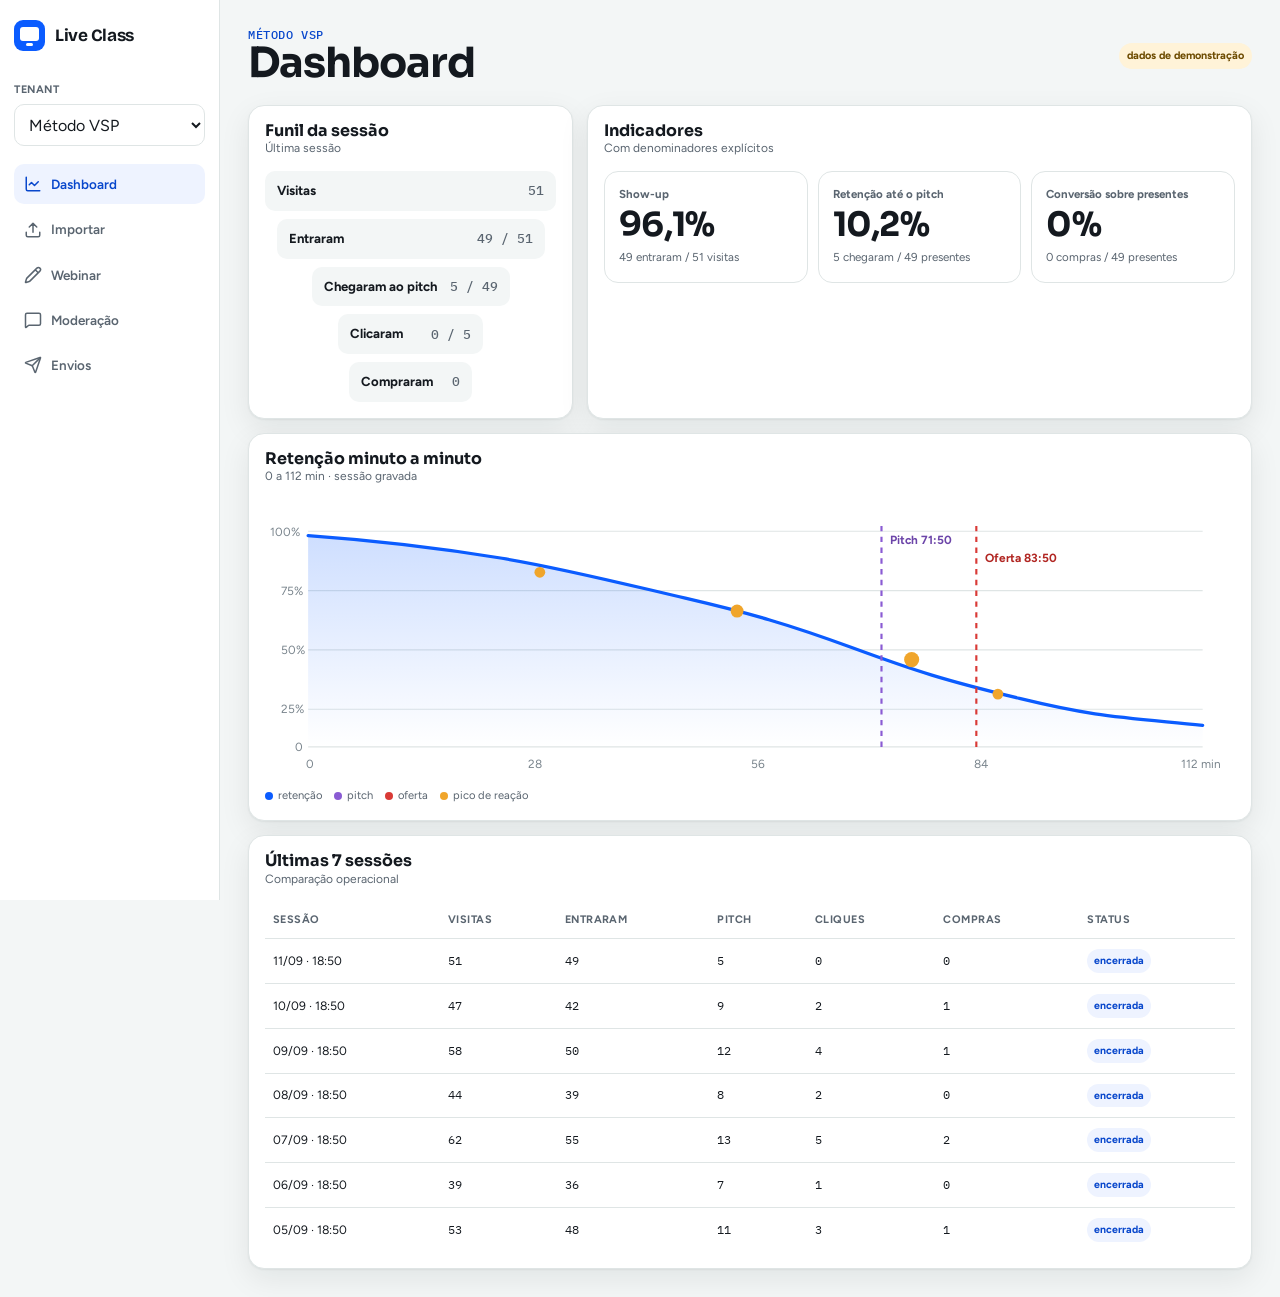
<file: app/dashboard.html>
<!doctype html>
<html lang="pt-BR"><head><meta charset="utf-8"><meta name="viewport" content="width=device-width,initial-scale=1"><meta name="theme-color" content="#F3F6F6"><title>Dashboard · Live Class</title><link rel="preconnect" href="https://fonts.googleapis.com"><link rel="preconnect" href="https://fonts.gstatic.com" crossorigin><link href="https://fonts.googleapis.com/css2?family=Bricolage+Grotesque:wght@600;700&family=Figtree:wght@400;500;600;700&family=IBM+Plex+Mono:wght@500&display=swap" rel="stylesheet"><link rel="stylesheet" href="../tokens.css"><link rel="stylesheet" href="../components.css"><style>
body{background:var(--ma-mist)}.app{min-height:100dvh;display:grid}.sidebar{display:none;background:#fff;border-right:1px solid var(--ma-line);padding:20px 14px}.tenant{margin:24px 0 18px}.tenant label,.mobile-tenant label{display:block;margin-bottom:6px;color:var(--ma-ink-soft);font-size:.68rem;font-weight:700;text-transform:uppercase;letter-spacing:.05em}.tenant select,.mobile-tenant select{width:100%;height:42px;border:1px solid var(--ma-line);border-radius:10px;background:#fff;padding:0 10px;color:var(--ma-ink)}.nav{display:grid;gap:5px}.nav a{display:flex;align-items:center;gap:9px;border-radius:10px;padding:10px;color:var(--ma-ink-soft);font-size:.84rem;font-weight:600;text-decoration:none}.nav a:hover{background:var(--ma-mist);color:var(--ma-ink)}.nav a.active{background:var(--ma-teal-tint);color:var(--ma-teal-dark)}.nav .ma-icon{width:18px;height:18px}
.mobile-shell{display:grid;gap:12px;margin-bottom:18px}.mobile-top{display:flex;align-items:center;justify-content:space-between;gap:12px}.mobile-nav{display:flex;gap:6px;overflow-x:auto;padding-bottom:2px;scrollbar-width:none}.mobile-nav::-webkit-scrollbar{display:none}.mobile-nav a{display:inline-flex;flex:0 0 auto;align-items:center;gap:6px;border:1px solid var(--ma-line);border-radius:999px;background:#fff;padding:7px 9px;color:var(--ma-ink-soft);font-size:.7rem;font-weight:700;text-decoration:none}.mobile-nav a.active{border-color:#AFC5FF;background:var(--ma-teal-tint);color:var(--ma-teal-dark)}.mobile-nav .ma-icon{width:15px;height:15px}.mobile-tenant{width:min(190px,48vw)}
.content{min-width:0;padding:18px}.topbar{display:flex;align-items:center;justify-content:space-between;gap:14px;margin-bottom:20px}.topbar h1{margin:0;font:700 clamp(1.9rem,6vw,2.6rem)/1 var(--ma-font-display);letter-spacing:-.025em}.demo{border-radius:999px;background:#fff3d8;padding:5px 8px;color:#6d4b00;font-size:.68rem;font-weight:700;white-space:nowrap}.grid{display:grid;gap:14px}.card{min-width:0;border:1px solid var(--ma-line);border-radius:16px;background:#fff;padding:16px;box-shadow:var(--ma-shadow-sm)}.card h2{margin:0;font:700 1rem/1.1 var(--ma-font-display)}.card-head{display:flex;align-items:end;justify-content:space-between;gap:12px;margin-bottom:14px}.card-head p{margin:0;color:var(--ma-ink-soft);font-size:.75rem}.funnel{display:grid;gap:8px}.stage{display:grid;grid-template-columns:minmax(0,1fr) auto;gap:12px;align-items:center;border-radius:10px;background:var(--ma-mist);padding:10px 12px}.stage:nth-child(2){width:92%;margin:auto}.stage:nth-child(3){width:68%;margin:auto}.stage:nth-child(4){width:50%;margin:auto}.stage:nth-child(5){width:42%;margin:auto}.stage strong{font-size:.82rem}.stage span{font:500 .82rem/1 var(--ma-font-mono);color:var(--ma-ink-soft)}.kpis{display:grid;grid-template-columns:1fr;gap:10px}.kpi{border:1px solid var(--ma-line);border-radius:14px;background:#fff;padding:14px}.kpi small{display:block;color:var(--ma-ink-soft);font-size:.72rem;font-weight:700}.kpi strong{display:block;margin:5px 0 2px;font:700 2.1rem/1 var(--ma-font-display);letter-spacing:-.025em}.kpi span{color:var(--ma-ink-soft);font-size:.72rem}.chart-wrap{overflow-x:auto;overscroll-behavior-inline:contain}.chart{min-width:680px}.chart svg{display:block;width:100%;height:auto}.legend{display:flex;flex-wrap:wrap;gap:12px;margin-top:8px;color:var(--ma-ink-soft);font-size:.7rem}.legend span{display:inline-flex;align-items:center;gap:5px}.dot{width:8px;height:8px;border-radius:50%;background:var(--ma-teal)}.dot.pitch{background:#8a5bd3}.dot.offer{background:var(--ma-signal)}.dot.react{background:#f0a52b}.table-wrap{overflow-x:auto;overscroll-behavior-inline:contain}.table{width:100%;min-width:760px;border-collapse:collapse}.table th,.table td{padding:10px 8px;border-bottom:1px solid var(--ma-line);text-align:left;font-size:.76rem}.table th{color:var(--ma-ink-soft);font-size:.68rem;text-transform:uppercase;letter-spacing:.04em}.table td.num{font-family:var(--ma-font-mono)}.table tr:last-child td{border-bottom:0}.status{display:inline-flex;border-radius:999px;background:var(--ma-teal-tint);padding:4px 7px;color:var(--ma-teal-dark);font-size:.66rem;font-weight:700}
@media(min-width:720px){.kpis{grid-template-columns:repeat(3,1fr)}.content{padding:24px}.mobile-shell{grid-template-columns:1fr auto;align-items:center}.mobile-nav{grid-column:1/-1}}
@media(min-width:1040px){.app{grid-template-columns:220px minmax(0,1fr)}.sidebar{display:block;position:sticky;top:0;height:100dvh}.mobile-shell{display:none}.content{padding:28px}.grid{grid-template-columns:repeat(12,minmax(0,1fr))}.span-4{grid-column:span 4}.span-8{grid-column:span 8}.span-12{grid-column:span 12}}
</style></head><body><div class="app">
<aside class="sidebar"><a class="ma-brand" href="../"><span class="ma-brand__mark" aria-hidden="true"></span><span>Live Class</span></a><div class="tenant"><label for="tenant">Tenant</label><select id="tenant"><option>Método VSP</option></select></div><nav class="nav" aria-label="Backoffice"><a class="active" href="./dashboard.html" aria-current="page"><svg class="ma-icon" aria-hidden="true"><use href="../icons.svg#chart-line"/></svg>Dashboard</a><a href="./importar.html"><svg class="ma-icon" aria-hidden="true"><use href="../icons.svg#upload"/></svg>Importar</a><a href="./editor.html"><svg class="ma-icon" aria-hidden="true"><use href="../icons.svg#pencil"/></svg>Webinar</a><a href="./moderacao.html"><svg class="ma-icon" aria-hidden="true"><use href="../icons.svg#message-square"/></svg>Moderação</a><a href="./envios.html"><svg class="ma-icon" aria-hidden="true"><use href="../icons.svg#send"/></svg>Envios</a></nav></aside>
<main class="content">
<div class="mobile-shell"><div class="mobile-top"><a class="ma-brand" href="../"><span class="ma-brand__mark" aria-hidden="true"></span><span>Live Class</span></a><div class="mobile-tenant"><label for="tenantMobile">Tenant</label><select id="tenantMobile"><option>Método VSP</option></select></div></div><nav class="mobile-nav" aria-label="Backoffice mobile"><a class="active" href="./dashboard.html" aria-current="page"><svg class="ma-icon"><use href="../icons.svg#chart-line"/></svg>Dashboard</a><a href="./importar.html"><svg class="ma-icon"><use href="../icons.svg#upload"/></svg>Importar</a><a href="./editor.html"><svg class="ma-icon"><use href="../icons.svg#pencil"/></svg>Webinar</a><a href="./moderacao.html"><svg class="ma-icon"><use href="../icons.svg#message-square"/></svg>Moderação</a><a href="./envios.html"><svg class="ma-icon"><use href="../icons.svg#send"/></svg>Envios</a></nav></div>
<div class="topbar"><div><p class="ma-kicker">Método VSP</p><h1>Dashboard</h1></div><span class="demo">dados de demonstração</span></div><div class="grid">
<section class="card span-4"><div class="card-head"><div><h2>Funil da sessão</h2><p>Última sessão</p></div></div><div class="funnel"><div class="stage"><strong>Visitas</strong><span>51</span></div><div class="stage"><strong>Entraram</strong><span>49 / 51</span></div><div class="stage"><strong>Chegaram ao pitch</strong><span>5 / 49</span></div><div class="stage"><strong>Clicaram</strong><span>0 / 5</span></div><div class="stage"><strong>Compraram</strong><span>0</span></div></div></section>
<section class="card span-8"><div class="card-head"><div><h2>Indicadores</h2><p>Com denominadores explícitos</p></div></div><div class="kpis"><article class="kpi"><small>Show-up</small><strong>96,1%</strong><span>49 entraram / 51 visitas</span></article><article class="kpi"><small>Retenção até o pitch</small><strong>10,2%</strong><span>5 chegaram / 49 presentes</span></article><article class="kpi"><small>Conversão sobre presentes</small><strong>0%</strong><span>0 compras / 49 presentes</span></article></div></section>
<section class="card span-12"><div class="card-head"><div><h2>Retenção minuto a minuto</h2><p>0 a 112 min · sessão gravada</p></div></div><div class="chart-wrap"><div class="chart"><svg viewBox="0 0 900 260" role="img" aria-label="Gráfico de retenção com pitch aos 71 minutos e 50 segundos e oferta aos 83 minutos e 50 segundos"><defs><linearGradient id="fill" x1="0" y1="0" x2="0" y2="1"><stop offset="0" stop-color="#0B5CFF" stop-opacity=".20"/><stop offset="1" stop-color="#0B5CFF" stop-opacity="0"/></linearGradient></defs><g stroke="#DFE5E5" stroke-width="1"><path d="M40 30H870M40 85H870M40 140H870M40 195H870M40 230H870"/></g><g fill="#7A858D" font-family="Figtree" font-size="11"><text x="5" y="34">100%</text><text x="15" y="89">75%</text><text x="15" y="144">50%</text><text x="15" y="199">25%</text><text x="28" y="234">0</text><text x="38" y="250">0</text><text x="244" y="250">28</text><text x="451" y="250">56</text><text x="658" y="250">84</text><text x="850" y="250">112 min</text></g><path d="M40 34 C110 39 165 46 220 55 S330 78 390 92 S485 116 545 138 S630 168 700 185 S790 202 870 210 L870 230 L40 230Z" fill="url(#fill)"/><path d="M40 34 C110 39 165 46 220 55 S330 78 390 92 S485 116 545 138 S630 168 700 185 S790 202 870 210" fill="none" stroke="#0B5CFF" stroke-width="3" stroke-linecap="round"/><path d="M572 25V230" stroke="#8A5BD3" stroke-width="2" stroke-dasharray="5 5"/><text x="580" y="42" fill="#6c45a9" font-family="Figtree" font-size="11" font-weight="700">Pitch 71:50</text><path d="M660 25V230" stroke="#D93A36" stroke-width="2" stroke-dasharray="5 5"/><text x="668" y="58" fill="#B12622" font-family="Figtree" font-size="11" font-weight="700">Oferta 83:50</text><g fill="#F0A52B"><circle cx="255" cy="68" r="5"/><circle cx="438" cy="104" r="6"/><circle cx="600" cy="149" r="7"/><circle cx="680" cy="181" r="5"/></g></svg></div></div><div class="legend"><span><i class="dot"></i>retenção</span><span><i class="dot pitch"></i>pitch</span><span><i class="dot offer"></i>oferta</span><span><i class="dot react"></i>pico de reação</span></div></section>
<section class="card span-12"><div class="card-head"><div><h2>Últimas 7 sessões</h2><p>Comparação operacional</p></div></div><div class="table-wrap"><table class="table"><thead><tr><th>Sessão</th><th>Visitas</th><th>Entraram</th><th>Pitch</th><th>Cliques</th><th>Compras</th><th>Status</th></tr></thead><tbody><tr><td>11/09 · 18:50</td><td class="num">51</td><td class="num">49</td><td class="num">5</td><td class="num">0</td><td class="num">0</td><td><span class="status">encerrada</span></td></tr><tr><td>10/09 · 18:50</td><td class="num">47</td><td class="num">42</td><td class="num">9</td><td class="num">2</td><td class="num">1</td><td><span class="status">encerrada</span></td></tr><tr><td>09/09 · 18:50</td><td class="num">58</td><td class="num">50</td><td class="num">12</td><td class="num">4</td><td class="num">1</td><td><span class="status">encerrada</span></td></tr><tr><td>08/09 · 18:50</td><td class="num">44</td><td class="num">39</td><td class="num">8</td><td class="num">2</td><td class="num">0</td><td><span class="status">encerrada</span></td></tr><tr><td>07/09 · 18:50</td><td class="num">62</td><td class="num">55</td><td class="num">13</td><td class="num">5</td><td class="num">2</td><td><span class="status">encerrada</span></td></tr><tr><td>06/09 · 18:50</td><td class="num">39</td><td class="num">36</td><td class="num">7</td><td class="num">1</td><td class="num">0</td><td><span class="status">encerrada</span></td></tr><tr><td>05/09 · 18:50</td><td class="num">53</td><td class="num">48</td><td class="num">11</td><td class="num">3</td><td class="num">1</td><td><span class="status">encerrada</span></td></tr></tbody></table></div></section>
</div></main></div></body></html>
</file>
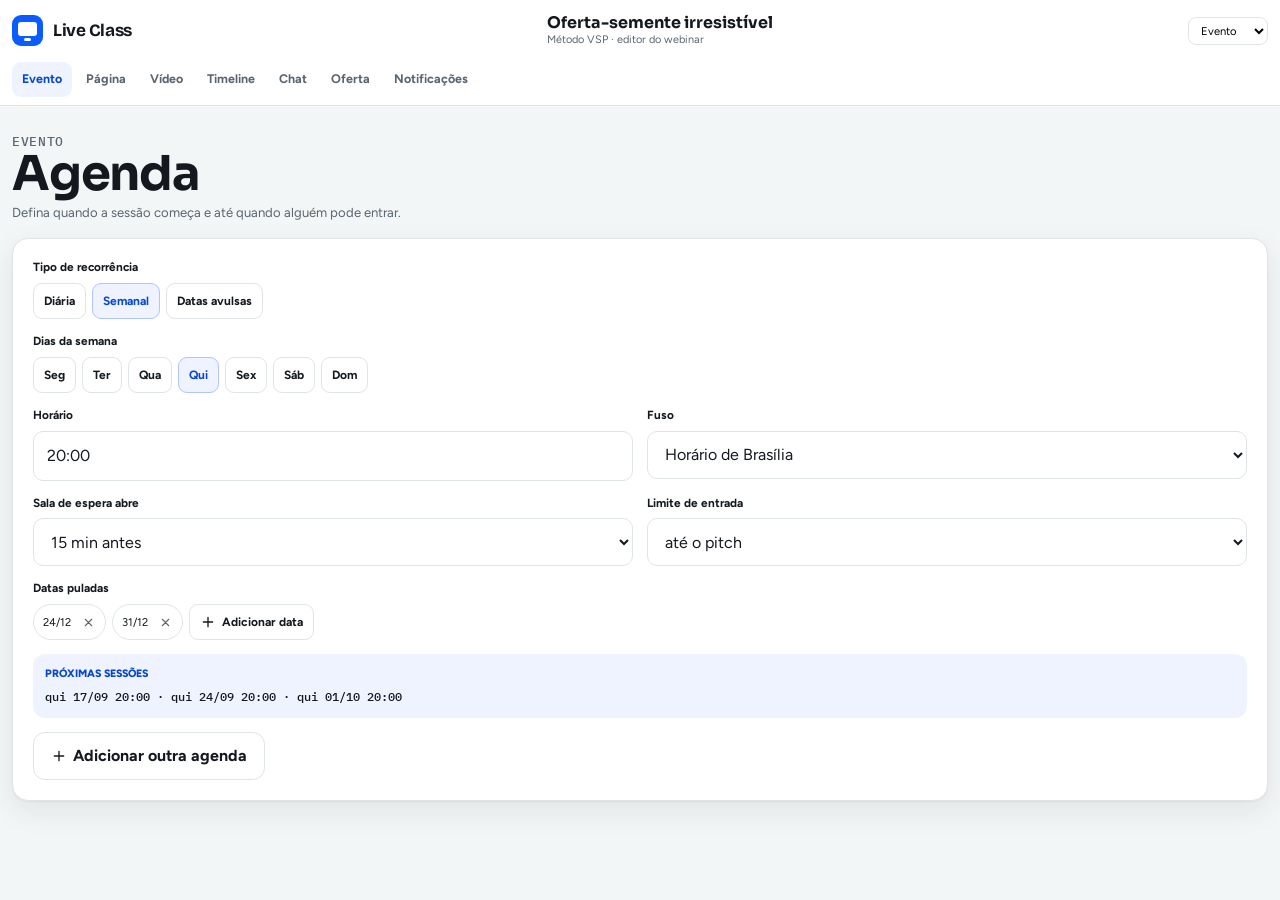
<file: app/editor.html>
<!doctype html>
<html lang="pt-BR"><head><meta charset="utf-8"><meta name="viewport" content="width=device-width,initial-scale=1"><meta name="theme-color" content="#F3F6F6"><title>Editor do webinar · Live Class</title><link rel="preconnect" href="https://fonts.googleapis.com"><link rel="preconnect" href="https://fonts.gstatic.com" crossorigin><link href="https://fonts.googleapis.com/css2?family=Bricolage+Grotesque:wght@600;700&family=Figtree:wght@400;500;600;700&family=IBM+Plex+Mono:wght@500&display=swap" rel="stylesheet"><link rel="stylesheet" href="../tokens.css"><link rel="stylesheet" href="../components.css"><style>
body{background:var(--ma-mist)}.page{min-height:100dvh}.topbar{position:sticky;top:0;z-index:20;border-bottom:1px solid var(--ma-line);background:rgba(255,255,255,.96);backdrop-filter:blur(8px)}.topbar__inner{width:min(1320px,calc(100% - 24px));margin:auto;display:flex;align-items:center;justify-content:space-between;gap:14px;padding:14px 0}.title{min-width:0}.title strong{display:block;overflow:hidden;font:700 1rem/1.1 var(--ma-font-display);text-overflow:ellipsis;white-space:nowrap}.title span{display:block;color:var(--ma-ink-soft);font-size:.68rem}.state select{border:1px solid var(--ma-line);border-radius:8px;background:#fff;padding:5px 8px;font-size:.7rem}.tabs{width:min(1320px,calc(100% - 24px));margin:auto;display:flex;gap:4px;overflow-x:auto;padding:0 0 8px;scrollbar-width:none}.tabs::-webkit-scrollbar{display:none}.tab{appearance:none;flex:0 0 auto;border:0;border-radius:9px;background:transparent;padding:8px 10px;color:var(--ma-ink-soft);font-size:.78rem;font-weight:700;cursor:pointer}.tab:hover{background:var(--ma-mist);color:var(--ma-ink)}.tab.active{background:var(--ma-teal-tint);color:var(--ma-teal-dark)}
.content{width:min(1320px,calc(100% - 24px));margin:auto;padding:22px 0 56px}.pane{display:none}body[data-state="evento"] .pane-evento,body[data-state="timeline"] .pane-timeline{display:block}.section-head{display:flex;align-items:end;justify-content:space-between;gap:14px;margin-bottom:16px}.section-head h1{margin:0;font:700 clamp(1.9rem,6vw,3rem)/1 var(--ma-font-display);letter-spacing:-.025em}.section-head p{margin:5px 0 0;color:var(--ma-ink-soft);font-size:.82rem}.card{border:1px solid var(--ma-line);border-radius:16px;background:#fff;padding:16px;box-shadow:var(--ma-shadow-sm)}
.agenda-grid{display:grid;gap:14px}.field-block label,.field-block legend{display:block;margin:0 0 6px;padding:0;font-size:.74rem;font-weight:700}.field-block{min-width:0}.field-block fieldset{border:0;margin:0;padding:0}.segmented{display:flex;flex-wrap:wrap;gap:6px}.segmented button,.day{appearance:none;border:1px solid var(--ma-line);border-radius:9px;background:#fff;padding:8px 10px;color:var(--ma-ink);font-size:.75rem;font-weight:700;cursor:pointer}.segmented button:hover,.day:hover{background:var(--ma-mist)}.segmented button.active,.day.active{border-color:#AFC5FF;background:var(--ma-teal-tint);color:var(--ma-teal-dark)}.days{display:flex;gap:6px;flex-wrap:wrap}.skip{display:flex;flex-wrap:wrap;gap:6px}.date-chip{display:inline-flex;align-items:center;gap:5px;border:1px solid var(--ma-line);border-radius:999px;background:#fff;padding:4px 5px 4px 9px;font-size:.7rem}.date-chip button{appearance:none;width:24px;height:24px;border:0;border-radius:50%;display:grid;place-items:center;background:transparent;color:var(--ma-ink-soft);cursor:pointer}.date-chip button:hover{background:var(--ma-mist);color:var(--ma-ink)}.date-chip .ma-icon{width:13px;height:13px}.with-icon{display:inline-flex;align-items:center;gap:6px}.with-icon .ma-icon{width:16px;height:16px}.preview{margin-top:14px;border-radius:12px;background:var(--ma-teal-tint);padding:12px}.preview small{display:block;color:var(--ma-teal-dark);font-size:.67rem;font-weight:800;text-transform:uppercase}.preview p{margin:5px 0 0;font:500 .78rem/1.5 var(--ma-font-mono);color:var(--ma-ink)}.agenda-actions{display:flex;justify-content:flex-start;margin-top:14px}
.timeline-layout{display:grid;gap:14px}.timeline-card{min-width:0;overflow:hidden}.ruler-wrap{overflow-x:auto;overscroll-behavior-inline:contain;padding-bottom:6px}.ruler{position:relative;min-width:980px;height:250px;border:1px solid var(--ma-line);border-radius:14px;background:#fbfcfc;overflow:hidden;touch-action:pan-y}.ticks{position:absolute;left:20px;right:20px;top:22px;height:24px;border-top:2px solid #aab6b6}.tick{position:absolute;top:-7px;width:1px;height:14px;background:#9da9a9}.tick span{position:absolute;top:16px;transform:translateX(-50%);color:var(--ma-ink-soft);font:500 .65rem/1 var(--ma-font-mono);white-space:nowrap}.lane-label{position:absolute;left:14px;color:var(--ma-ink-soft);font-size:.65rem;font-weight:700}.lane-label.cue-label{top:78px}.lane-label.chat-label{top:165px}.cue{position:absolute;top:67px;transform:translateX(-50%);cursor:grab;outline:none;touch-action:none}.cue:active{cursor:grabbing}.cue:focus-visible .cue-tag{box-shadow:0 0 0 3px rgba(11,92,255,.28)}.cue::before{content:"";display:block;width:3px;height:78px;border-radius:2px;background:currentColor;margin:auto}.cue-tag{position:absolute;top:-26px;left:50%;transform:translateX(-50%);border-radius:7px;background:currentColor;padding:5px 7px;white-space:nowrap;color:#fff;font-size:.62rem;font-weight:800}.cue.pin{color:#0B5CFF}.cue.pitch{color:#8A5BD3}.cue.offer{color:#D93A36}.cue.end{color:#4F5961}.cue.ai{color:#F0A52B}.cue.ai .cue-tag{color:#422e00}.chat-mark{position:absolute;top:162px;width:2px;height:42px;border-radius:1px;background:#9ca8a8;opacity:.72}.axis-note{position:absolute;left:14px;bottom:14px;color:var(--ma-ink-soft);font-size:.67rem}.side{display:grid;gap:12px;align-content:start}.selected{border-left:4px solid #F0A52B}.badge{display:inline-flex;border-radius:999px;background:#fff2d6;padding:5px 8px;color:#6c4b00;font-size:.66rem;font-weight:800}.quote{margin:10px 0 0;border-left:3px solid var(--ma-line);padding-left:10px;color:var(--ma-ink);font-size:.84rem}.evidence{display:grid;gap:7px;margin-top:12px}.evidence div{border-radius:9px;background:var(--ma-mist);padding:8px 9px;font-size:.72rem}.evidence strong{display:block;font-size:.7rem}.evidence span{color:var(--ma-ink-soft)}.emoji-wave{margin-top:12px;font-size:1.55rem}.decision{display:grid;gap:8px;margin-top:14px}.decision .ma-btn{width:100%}.danger-link{appearance:none;border:0;background:transparent;color:#B12622;padding:8px;font-weight:700;cursor:pointer}.danger-link:hover{text-decoration:underline}.cue-status{margin-top:8px;color:var(--ma-ink-soft);font:500 .68rem/1.3 var(--ma-font-mono)}
@media(max-width:680px){.topbar__inner{align-items:flex-start;flex-wrap:wrap}.title{order:3;width:100%}.section-head{align-items:start}.card{padding:14px}}
@media(min-width:720px){.agenda-grid{grid-template-columns:repeat(2,minmax(0,1fr))}.agenda-grid .full{grid-column:1/-1}}
@media(min-width:1040px){.timeline-layout{grid-template-columns:minmax(0,1fr) 330px}.card{padding:20px}.decision{grid-template-columns:1fr 1fr}.decision .ma-btn:first-child{grid-column:1/-1}}
</style></head><body data-state="evento"><div class="page"><header class="topbar"><div class="topbar__inner"><a class="ma-brand" href="../"><span class="ma-brand__mark" aria-hidden="true"></span><span>Live Class</span></a><div class="title"><strong>Oferta-semente irresistível</strong><span>Método VSP · editor do webinar</span></div><label class="state"><span class="ma-sr-only">Estado</span><select id="statePicker" aria-label="Estado do editor"><option value="evento">Evento</option><option value="timeline">Timeline</option></select></label></div><nav class="tabs" aria-label="Editor"><button class="tab active" type="button" data-state="evento">Evento</button><button class="tab" type="button">Página</button><button class="tab" type="button">Vídeo</button><button class="tab" type="button" data-state="timeline">Timeline</button><button class="tab" type="button">Chat</button><button class="tab" type="button">Oferta</button><button class="tab" type="button">Notificações</button></nav></header><main class="content">
<section class="pane pane-evento"><div class="section-head"><div><p class="ma-kicker">Evento</p><h1>Agenda</h1><p>Defina quando a sessão começa e até quando alguém pode entrar.</p></div></div><div class="card"><div class="agenda-grid"><div class="field-block full"><fieldset><legend>Tipo de recorrência</legend><div class="segmented" role="group" aria-label="Tipo de recorrência"><button type="button">Diária</button><button class="active" type="button" aria-pressed="true">Semanal</button><button type="button">Datas avulsas</button></div></fieldset></div><div class="field-block full"><fieldset><legend>Dias da semana</legend><div class="days" role="group" aria-label="Dias da semana"><button class="day" type="button">Seg</button><button class="day" type="button">Ter</button><button class="day" type="button">Qua</button><button class="day active" type="button" aria-pressed="true">Qui</button><button class="day" type="button">Sex</button><button class="day" type="button">Sáb</button><button class="day" type="button">Dom</button></div></fieldset></div><div class="field-block"><label for="hora">Horário</label><input class="ma-input" id="hora" value="20:00"></div><div class="field-block"><label for="fuso">Fuso</label><select class="ma-select" id="fuso"><option>Horário de Brasília</option></select></div><div class="field-block"><label for="espera">Sala de espera abre</label><select class="ma-select" id="espera"><option>15 min antes</option></select></div><div class="field-block"><label for="entrada">Limite de entrada</label><select class="ma-select" id="entrada"><option>até o pitch</option></select></div><div class="field-block full"><span style="display:block;margin-bottom:6px;font-size:.74rem;font-weight:700">Datas puladas</span><div class="skip"><span class="date-chip">24/12<button type="button" aria-label="Remover 24 de dezembro"><svg class="ma-icon"><use href="../icons.svg#x"/></svg></button></span><span class="date-chip">31/12<button type="button" aria-label="Remover 31 de dezembro"><svg class="ma-icon"><use href="../icons.svg#x"/></svg></button></span><button class="day with-icon" type="button"><svg class="ma-icon"><use href="../icons.svg#plus"/></svg>Adicionar data</button></div></div></div><div class="preview"><small>Próximas sessões</small><p>qui 17/09 20:00 · qui 24/09 20:00 · qui 01/10 20:00</p></div><div class="agenda-actions"><button class="ma-btn ma-btn--secondary with-icon" type="button"><svg class="ma-icon"><use href="../icons.svg#plus"/></svg>Adicionar outra agenda</button></div></div></section>
<section class="pane pane-timeline"><div class="section-head"><div><p class="ma-kicker">Timeline</p><h1>Roteiro sincronizado</h1><p>Vídeo, chat importado, marcos e sugestões da IA no mesmo eixo.</p></div></div><div class="timeline-layout"><div class="card timeline-card"><div class="ruler-wrap"><div class="ruler" id="ruler"><div class="ticks"><i class="tick" style="left:0%"><span>00:00:00</span></i><i class="tick" style="left:25%"><span>00:28:00</span></i><i class="tick" style="left:50%"><span>00:56:00</span></i><i class="tick" style="left:75%"><span>01:24:00</span></i><i class="tick" style="left:100%"><span>01:52:00</span></i></div><span class="lane-label cue-label">CUE POINTS</span><span class="lane-label chat-label">CHAT IMPORTADO</span><div class="cue pin" data-cue="Recado fixado" data-seconds="1411" style="left:21%" tabindex="0" role="slider" aria-label="Recado fixado" aria-valuemin="0" aria-valuemax="6720"><span class="cue-tag">recado fixado</span></div><div class="cue ai" data-cue="Onda de reação" data-seconds="3158" style="left:47%" tabindex="0" role="slider" aria-label="Onda de reação sugerida pela IA" aria-valuemin="0" aria-valuemax="6720"><span class="cue-tag">🙋 😢 IA</span></div><div class="cue pitch" data-cue="Pitch" data-seconds="4310" style="left:64.14%" tabindex="0" role="slider" aria-label="Pitch" aria-valuemin="0" aria-valuemax="6720"><span class="cue-tag">pitch · 71:50</span></div><div class="cue offer" data-cue="Oferta" data-seconds="5030" style="left:74.85%" tabindex="0" role="slider" aria-label="Oferta" aria-valuemin="0" aria-valuemax="6720"><span class="cue-tag">oferta · 83:50</span></div><div class="cue end" data-cue="Fim" data-seconds="6653" style="left:99%" tabindex="0" role="slider" aria-label="Fim" aria-valuemin="0" aria-valuemax="6720"><span class="cue-tag">fim</span></div><i class="chat-mark" style="left:9%"></i><i class="chat-mark" style="left:12%"></i><i class="chat-mark" style="left:18%"></i><i class="chat-mark" style="left:29%"></i><i class="chat-mark" style="left:36%"></i><i class="chat-mark" style="left:43%"></i><i class="chat-mark" style="left:46%"></i><i class="chat-mark" style="left:47%"></i><i class="chat-mark" style="left:48%"></i><i class="chat-mark" style="left:58%"></i><i class="chat-mark" style="left:65%"></i><i class="chat-mark" style="left:76%"></i><i class="chat-mark" style="left:82%"></i><i class="chat-mark" style="left:91%"></i><span class="axis-note">Arraste os cue points ou use ←/→ para ajustar o momento.</span></div></div><p class="cue-status" id="cueStatus" role="status" aria-live="polite">Nenhum cue point alterado.</p></div><aside class="card side selected"><div><span class="badge">Sugestão da IA · onda de reação</span><h2 style="margin:10px 0 0;font:700 1.15rem/1.1 var(--ma-font-display)">Dificuldade percebida</h2><p class="quote">“quem aqui tem dificuldade de transformar anúncio em cliente entrando na loja?”</p></div><div class="evidence"><div><strong>Carla Menezes · 00:52:14</strong><span>“eu tenho muita dificuldade nisso”</span></div><div><strong>Doces da Nena · 00:52:19</strong><span>“eu também 🙋”</span></div><div><strong>Marcos Teixeira · 00:52:23</strong><span>“essa é minha maior dúvida”</span></div></div><div class="emoji-wave" aria-label="Reações sugeridas">🙋 🙋 😢 🙋</div><div class="decision"><button class="ma-btn ma-btn--primary" type="button">Aprovar</button><button class="ma-btn ma-btn--secondary" type="button">Ajustar intensidade</button><button class="danger-link" type="button">Descartar</button></div></aside></div></section>
</main></div><script>(()=>{const valid=new Set(['evento','timeline']);const p=new URLSearchParams(location.search);const picker=document.getElementById('statePicker');const tabs=[...document.querySelectorAll('.tab[data-state]')];const set=v=>{document.body.dataset.state=v;picker.value=v;tabs.forEach(t=>t.classList.toggle('active',t.dataset.state===v));const u=new URL(location.href);u.searchParams.set('estado',v);history.replaceState({},'',u)};set(valid.has(p.get('estado'))?p.get('estado'):'evento');picker.addEventListener('change',e=>set(e.target.value));tabs.forEach(t=>t.addEventListener('click',()=>set(t.dataset.state)));const ruler=document.getElementById('ruler');const status=document.getElementById('cueStatus');const duration=6720;const format=s=>{s=Math.max(0,Math.min(duration,Math.round(s)));const h=Math.floor(s/3600);const m=Math.floor((s%3600)/60);const sec=s%60;return `${String(h).padStart(2,'0')}:${String(m).padStart(2,'0')}:${String(sec).padStart(2,'0')}`};const update=(cue,seconds)=>{const s=Math.max(0,Math.min(duration,seconds));cue.dataset.seconds=s;cue.style.left=`${(s/duration)*100}%`;cue.setAttribute('aria-valuenow',Math.round(s));cue.setAttribute('aria-valuetext',format(s));status.textContent=`${cue.dataset.cue}: ${format(s)}`};document.querySelectorAll('.cue').forEach(cue=>{update(cue,+cue.dataset.seconds);cue.addEventListener('pointerdown',e=>{cue.setPointerCapture(e.pointerId);const move=ev=>{const r=ruler.getBoundingClientRect();update(cue,((ev.clientX-r.left)/r.width)*duration)};cue.addEventListener('pointermove',move);cue.addEventListener('pointerup',()=>cue.removeEventListener('pointermove',move),{once:true})});cue.addEventListener('keydown',e=>{if(e.key==='ArrowLeft'||e.key==='ArrowRight'){e.preventDefault();update(cue,+cue.dataset.seconds+(e.key==='ArrowRight'?1:-1))}})})})();</script></body></html>
</file>
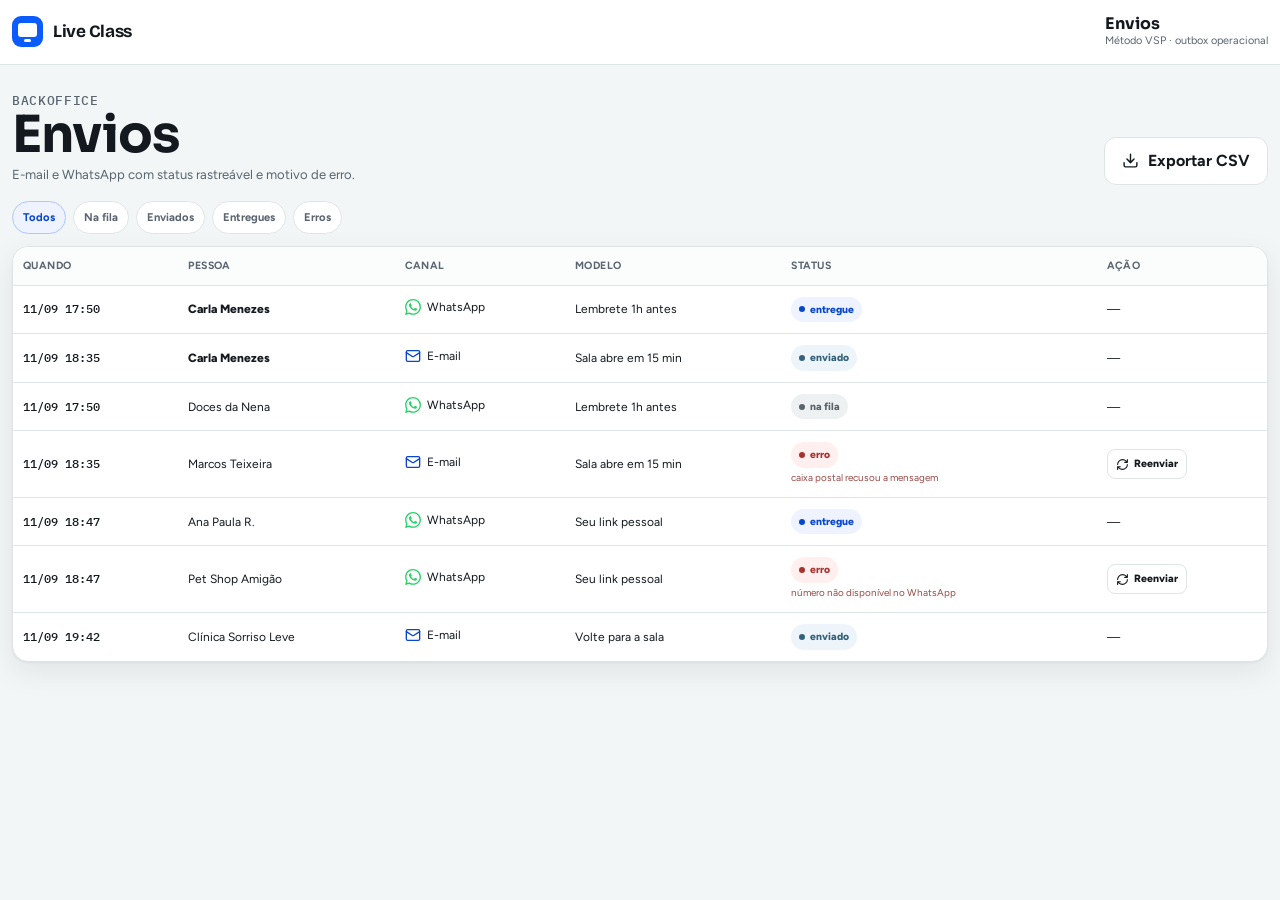
<file: app/envios.html>
<!doctype html>
<html lang="pt-BR"><head><meta charset="utf-8"><meta name="viewport" content="width=device-width,initial-scale=1"><meta name="theme-color" content="#F3F6F6"><title>Envios · Live Class</title><link rel="preconnect" href="https://fonts.googleapis.com"><link rel="preconnect" href="https://fonts.gstatic.com" crossorigin><link href="https://fonts.googleapis.com/css2?family=Bricolage+Grotesque:wght@600;700&family=Figtree:wght@400;500;600;700&family=IBM+Plex+Mono:wght@500&display=swap" rel="stylesheet"><link rel="stylesheet" href="../tokens.css"><link rel="stylesheet" href="../components.css"><style>
body{background:var(--ma-mist)}.page{min-height:100dvh}.topbar{border-bottom:1px solid var(--ma-line);background:#fff}.topbar__inner{width:min(1260px,calc(100% - 24px));margin:auto;display:flex;align-items:center;justify-content:space-between;gap:14px;padding:15px 0}.title strong{display:block;font:700 1rem/1.1 var(--ma-font-display)}.title span{display:block;color:var(--ma-ink-soft);font-size:.68rem}.content{width:min(1260px,calc(100% - 24px));margin:auto;padding:22px 0 56px}.head{display:flex;align-items:end;justify-content:space-between;gap:12px;margin-bottom:16px}.head h1{margin:0;font:700 clamp(2rem,7vw,3.2rem)/1 var(--ma-font-display);letter-spacing:-.025em}.head p{margin:5px 0 0;color:var(--ma-ink-soft);font-size:.82rem}.head .ma-btn .ma-icon{width:17px;height:17px}.filters{display:flex;gap:7px;overflow-x:auto;margin-bottom:12px;scrollbar-width:none}.filters::-webkit-scrollbar{display:none}.filter{appearance:none;flex:0 0 auto;border:1px solid var(--ma-line);border-radius:999px;background:#fff;padding:7px 10px;color:var(--ma-ink-soft);font-size:.7rem;font-weight:700;cursor:pointer}.filter:hover{background:var(--ma-mist)}.filter.active{border-color:#AFC5FF;background:var(--ma-teal-tint);color:var(--ma-teal-dark)}
.card{border:1px solid var(--ma-line);border-radius:16px;background:#fff;box-shadow:var(--ma-shadow-sm);overflow:hidden}.table-wrap{overflow-x:auto;overscroll-behavior-inline:contain}.table{width:100%;min-width:940px;border-collapse:collapse}.table th,.table td{padding:11px 10px;border-bottom:1px solid var(--ma-line);text-align:left;font-size:.75rem;vertical-align:middle}.table th{background:#fbfcfc;color:var(--ma-ink-soft);font-size:.66rem;text-transform:uppercase;letter-spacing:.04em}.table tr:last-child td{border-bottom:0}.time{font:500 .7rem/1 var(--ma-font-mono);white-space:nowrap}.person-btn{appearance:none;border:0;background:transparent;padding:0;color:var(--ma-ink);font-weight:800;cursor:pointer;text-align:left}.person-btn:hover{color:var(--ma-teal-dark);text-decoration:underline}.channel{display:inline-flex;align-items:center;gap:6px}.channel .ma-icon,.channel .ma-brand-icon{width:16px;height:16px}.channel--wa .ma-brand-icon{color:var(--brand-whatsapp)}.channel--mail .ma-icon{color:var(--ma-teal-dark)}.status{display:inline-flex;align-items:center;gap:5px;border-radius:999px;padding:5px 8px;font-size:.65rem;font-weight:800;white-space:nowrap}.status::before{content:"";width:6px;height:6px;border-radius:50%;background:currentColor}.queued{background:#eef1f2;color:#59646b}.sent{background:#edf5fb;color:#35627a}.delivered{background:var(--ma-teal-tint);color:var(--ma-teal-dark)}.error{background:#fff0ef;color:#a7332f}.reason{display:block;margin-top:3px;color:#9d4b48;font-size:.62rem}.retry{appearance:none;display:inline-flex;align-items:center;gap:5px;border:1px solid var(--ma-line);border-radius:8px;background:#fff;padding:6px 8px;color:var(--ma-ink);font-size:.66rem;font-weight:800;cursor:pointer}.retry:hover{background:var(--ma-mist)}.retry .ma-icon{width:13px;height:13px}
.backdrop{display:none;position:fixed;inset:0;background:rgba(15,22,23,.34);z-index:30}.drawer{position:fixed;right:0;top:0;bottom:0;width:min(420px,100%);z-index:31;display:none;overflow:auto;background:#fff;box-shadow:-18px 0 42px rgba(0,0,0,.18);padding:18px}.drawer-head{display:flex;align-items:start;justify-content:space-between;gap:12px;padding-bottom:15px;border-bottom:1px solid var(--ma-line)}.person-info{display:flex;gap:10px;align-items:center;min-width:0}.person-info .ma-avatar{width:40px;height:40px}.person-info div{min-width:0}.person-info strong{display:block}.person-info span{display:block;overflow-wrap:anywhere;color:var(--ma-ink-soft);font-size:.72rem}.close{appearance:none;width:36px;height:36px;display:grid;place-items:center;flex:0 0 auto;border:0;border-radius:50%;background:transparent;color:var(--ma-ink-soft);cursor:pointer}.close:hover{background:var(--ma-mist)}.journey{position:relative;display:grid;gap:0;margin-top:18px;padding-left:25px}.journey::before{content:"";position:absolute;left:8px;top:8px;bottom:12px;width:2px;background:var(--ma-line)}.event{position:relative;padding:0 0 18px 10px}.event::before{content:"";position:absolute;left:-22px;top:4px;width:10px;height:10px;border:2px solid #fff;border-radius:50%;background:var(--ma-teal);box-shadow:0 0 0 2px var(--ma-teal-tint)}.event:last-child{padding-bottom:4px}.event time{display:block;color:var(--ma-ink-soft);font:500 .67rem/1 var(--ma-font-mono)}.event strong{display:block;margin-top:4px;font-size:.8rem}.event span{display:block;margin-top:2px;color:var(--ma-ink-soft);font-size:.7rem}.event.intent::before{background:#f0a52b;box-shadow:0 0 0 2px #fff1cf}.event.intent strong{color:#745000}.summary{display:grid;grid-template-columns:repeat(3,1fr);gap:8px;margin:16px 0}.summary div{border:1px solid var(--ma-line);border-radius:10px;padding:10px}.summary small{display:block;color:var(--ma-ink-soft);font-size:.62rem;font-weight:700}.summary strong{display:block;margin-top:3px;font-size:.8rem}body[data-demo-state="carla"] .backdrop,body[data-demo-state="carla"] .drawer{display:block}
@media(max-width:640px){.head{align-items:start;flex-direction:column}.drawer{width:100%}.table{min-width:840px}.topbar__inner{align-items:flex-start}.title{text-align:right}}
</style></head><body data-demo-state="lista"><div class="page"><header class="topbar"><div class="topbar__inner"><a class="ma-brand" href="../"><span class="ma-brand__mark" aria-hidden="true"></span><span>Live Class</span></a><div class="title"><strong>Envios</strong><span>Método VSP · outbox operacional</span></div></div></header><main class="content"><div class="head"><div><p class="ma-kicker">Backoffice</p><h1>Envios</h1><p>E-mail e WhatsApp com status rastreável e motivo de erro.</p></div><button class="ma-btn ma-btn--secondary" type="button"><svg class="ma-icon" aria-hidden="true"><use href="../icons.svg#download"/></svg>Exportar CSV</button></div><div class="filters" role="group" aria-label="Filtrar envios"><button class="filter active" type="button" aria-pressed="true">Todos</button><button class="filter" type="button">Na fila</button><button class="filter" type="button">Enviados</button><button class="filter" type="button">Entregues</button><button class="filter" type="button">Erros</button></div><section class="card"><div class="table-wrap"><table class="table"><thead><tr><th>Quando</th><th>Pessoa</th><th>Canal</th><th>Modelo</th><th>Status</th><th>Ação</th></tr></thead><tbody>
<tr><td class="time">11/09 17:50</td><td><button class="person-btn" type="button" data-person="carla">Carla Menezes</button></td><td><span class="channel channel--wa"><svg class="ma-brand-icon" aria-hidden="true"><use href="../icons.svg#brand-whatsapp"/></svg>WhatsApp</span></td><td>Lembrete 1h antes</td><td><span class="status delivered">entregue</span></td><td>—</td></tr>
<tr><td class="time">11/09 18:35</td><td><button class="person-btn" type="button" data-person="carla">Carla Menezes</button></td><td><span class="channel channel--mail"><svg class="ma-icon" aria-hidden="true"><use href="../icons.svg#mail"/></svg>E-mail</span></td><td>Sala abre em 15 min</td><td><span class="status sent">enviado</span></td><td>—</td></tr>
<tr><td class="time">11/09 17:50</td><td>Doces da Nena</td><td><span class="channel channel--wa"><svg class="ma-brand-icon"><use href="../icons.svg#brand-whatsapp"/></svg>WhatsApp</span></td><td>Lembrete 1h antes</td><td><span class="status queued">na fila</span></td><td>—</td></tr>
<tr><td class="time">11/09 18:35</td><td>Marcos Teixeira</td><td><span class="channel channel--mail"><svg class="ma-icon"><use href="../icons.svg#mail"/></svg>E-mail</span></td><td>Sala abre em 15 min</td><td><span class="status error">erro</span><span class="reason">caixa postal recusou a mensagem</span></td><td><button class="retry" type="button"><svg class="ma-icon"><use href="../icons.svg#refresh-cw"/></svg>Reenviar</button></td></tr>
<tr><td class="time">11/09 18:47</td><td>Ana Paula R.</td><td><span class="channel channel--wa"><svg class="ma-brand-icon"><use href="../icons.svg#brand-whatsapp"/></svg>WhatsApp</span></td><td>Seu link pessoal</td><td><span class="status delivered">entregue</span></td><td>—</td></tr>
<tr><td class="time">11/09 18:47</td><td>Pet Shop Amigão</td><td><span class="channel channel--wa"><svg class="ma-brand-icon"><use href="../icons.svg#brand-whatsapp"/></svg>WhatsApp</span></td><td>Seu link pessoal</td><td><span class="status error">erro</span><span class="reason">número não disponível no WhatsApp</span></td><td><button class="retry" type="button"><svg class="ma-icon"><use href="../icons.svg#refresh-cw"/></svg>Reenviar</button></td></tr>
<tr><td class="time">11/09 19:42</td><td>Clínica Sorriso Leve</td><td><span class="channel channel--mail"><svg class="ma-icon"><use href="../icons.svg#mail"/></svg>E-mail</span></td><td>Volte para a sala</td><td><span class="status sent">enviado</span></td><td>—</td></tr>
</tbody></table></div></section></main></div>
<div class="backdrop" id="backdrop" aria-hidden="true"></div><aside class="drawer" id="drawer" role="dialog" aria-modal="true" aria-labelledby="drawer-title" aria-hidden="true"><div class="drawer-head"><div class="person-info"><span class="ma-avatar">CM</span><div><strong id="drawer-title">Carla Menezes</strong><span>carla@exemplo.com · +55 71 99988-7766</span></div></div><button class="close" id="closeDrawer" type="button" aria-label="Fechar"><svg class="ma-icon" aria-hidden="true"><use href="../icons.svg#x"/></svg></button></div><div class="summary"><div><small>ENTROU</small><strong>18:52</strong></div><div><small>PITCH</small><strong>sim</strong></div><div><small>OFERTA</small><strong>clicou</strong></div></div><div class="journey"><article class="event"><time>14:02</time><strong>Inscreveu-se</strong><span>Cadastro concluído pela página do evento.</span></article><article class="event"><time>17:50</time><strong>Recebeu lembrete</strong><span>WhatsApp entregue.</span></article><article class="event"><time>18:52</time><strong>Entrou na sala</strong><span>2 minutos após o início da sessão.</span></article><article class="event"><time>19:40</time><strong>Saiu da sala</strong><span>Conexão encerrada.</span></article><article class="event"><time>19:44</time><strong>Voltou para a sala</strong><span>Retomou no ponto sincronizado.</span></article><article class="event"><time>20:01</time><strong>Chegou ao pitch</strong><span>Permaneceu na sessão até o marco configurado.</span></article><article class="event intent"><time>20:14</time><strong>Clicou na oferta</strong><span>Abriu o destino do card Master VSP.</span></article></div></aside>
<script>(()=>{const drawer=document.getElementById('drawer');const backdrop=document.getElementById('backdrop');const close=document.getElementById('closeDrawer');const set=v=>{const open=v==='carla';document.body.dataset.demoState=v;drawer.setAttribute('aria-hidden',open?'false':'true');const u=new URL(location.href);u.searchParams.set('estado',v);history.replaceState({},'',u);if(open)setTimeout(()=>close.focus(),0)};const p=new URLSearchParams(location.search);if(p.get('estado')==='carla')set('carla');document.querySelectorAll('[data-person="carla"]').forEach(b=>b.addEventListener('click',()=>set('carla')));close.addEventListener('click',()=>set('lista'));backdrop.addEventListener('click',()=>set('lista'));document.addEventListener('keydown',e=>{if(e.key==='Escape'&&document.body.dataset.demoState==='carla')set('lista')})})();</script></body></html>
</file>
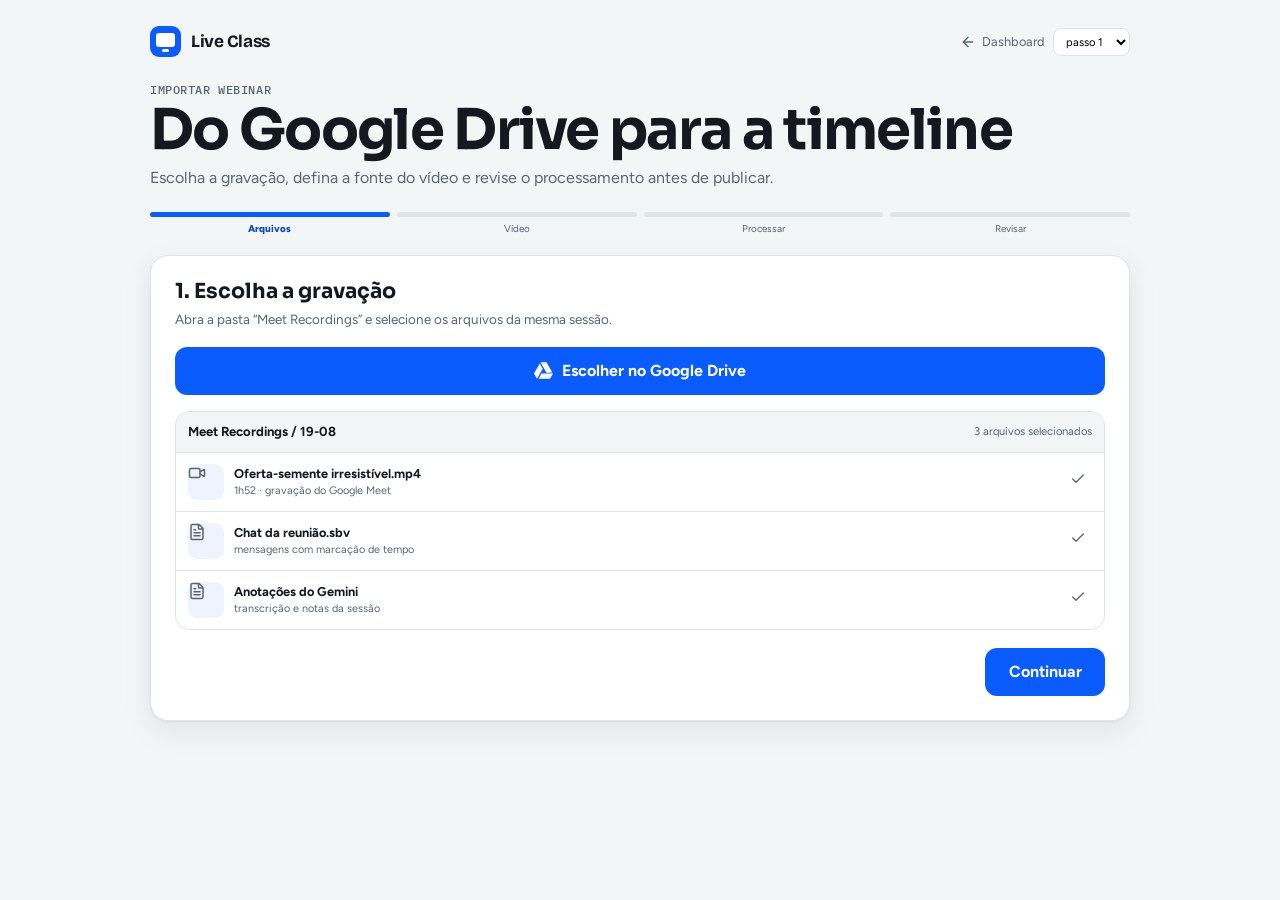
<file: app/importar.html>
<!doctype html>
<html lang="pt-BR"><head><meta charset="utf-8"><meta name="viewport" content="width=device-width,initial-scale=1"><meta name="theme-color" content="#F3F6F6"><title>Importar webinar · Live Class</title><link rel="preconnect" href="https://fonts.googleapis.com"><link rel="preconnect" href="https://fonts.gstatic.com" crossorigin><link href="https://fonts.googleapis.com/css2?family=Bricolage+Grotesque:wght@600;700&family=Figtree:wght@400;500;600;700&family=IBM+Plex+Mono:wght@500&display=swap" rel="stylesheet"><link rel="stylesheet" href="../tokens.css"><link rel="stylesheet" href="../components.css"><style>
body{background:var(--ma-mist)}.page{width:min(980px,calc(100% - 28px));margin-inline:auto;padding:26px 0 60px}.top{display:flex;align-items:center;justify-content:space-between;gap:16px;margin-bottom:26px}.top-actions{display:flex;align-items:center;gap:8px}.back{display:inline-flex;align-items:center;gap:6px;color:var(--ma-ink-soft);text-decoration:none;font-size:.8rem}.back:hover{color:var(--ma-teal-dark)}.back .ma-icon{width:16px;height:16px}.state select{border:1px solid var(--ma-line);border-radius:8px;background:#fff;padding:5px 8px;font-size:.7rem}.intro{margin-bottom:18px}.intro h1{margin:4px 0 8px;font:700 clamp(2rem,7vw,3.5rem)/1 var(--ma-font-display);letter-spacing:-.03em}.intro p{margin:0;color:var(--ma-ink-soft)}.steps{display:grid;grid-template-columns:repeat(4,1fr);gap:7px;margin:22px 0 18px}.step-indicator{display:grid;gap:5px}.step-indicator span{height:5px;border-radius:999px;background:#dfe6e6}.step-indicator small{color:var(--ma-ink-soft);font-size:.62rem;text-align:center}.step-indicator.done span,.step-indicator.active span{background:var(--ma-teal)}.step-indicator.active small{color:var(--ma-teal-dark);font-weight:800}.card{display:none;border:1px solid var(--ma-line);border-radius:18px;background:#fff;padding:18px;box-shadow:var(--ma-shadow-sm)}body[data-step="1"] .step-1,body[data-step="2"] .step-2,body[data-step="3"] .step-3,body[data-step="4"] .step-4{display:block}.card h2{margin:0;font:700 1.3rem/1.1 var(--ma-font-display)}.sub{margin:6px 0 18px;color:var(--ma-ink-soft);font-size:.84rem}.drive-button{width:100%;justify-content:center}.drive-button .ma-brand-icon{width:19px;height:19px}.picker{margin-top:16px;border:1px solid var(--ma-line);border-radius:14px;overflow:hidden}.picker-head{display:flex;align-items:center;justify-content:space-between;gap:12px;background:var(--ma-mist);padding:10px 12px}.picker-head strong{font-size:.82rem}.picker-head span{color:var(--ma-ink-soft);font-size:.7rem}.file{display:grid;grid-template-columns:36px minmax(0,1fr) auto;gap:10px;align-items:center;padding:11px 12px;border-top:1px solid var(--ma-line)}.file:first-of-type{border-top:0}.file-icon{display:grid;width:36px;height:36px;place-items:center;border-radius:9px;background:var(--ma-teal-tint);color:var(--ma-teal-dark)}.file-icon .ma-icon{width:18px;height:18px}.file strong{display:block;font-size:.8rem}.file span{display:block;color:var(--ma-ink-soft);font-size:.68rem}.check{display:grid;width:22px;height:22px;place-items:center;color:var(--ma-teal-dark)}.check .ma-icon{width:16px;height:16px}
.source-grid{display:grid;gap:10px}.source{position:relative;border:1px solid var(--ma-line);border-radius:14px;padding:14px 42px 14px 14px;cursor:pointer}.source:has(input:checked){border-color:#AFC5FF;background:var(--ma-teal-tint)}.source input{position:absolute;right:14px;top:14px}.source-head{display:flex;align-items:center;gap:7px;margin-bottom:4px}.source strong{display:block}.source p{margin:0;color:var(--ma-ink-soft);font-size:.78rem}.recommended{display:inline-flex;border-radius:999px;background:var(--ma-teal);padding:3px 6px;color:#fff;font-size:.58rem;font-weight:800;text-transform:uppercase;letter-spacing:.03em}.url-field{margin-top:14px}.warning{display:flex;gap:8px;align-items:flex-start;margin-top:9px;color:#725100;font-size:.72rem}.warning .ma-icon{flex:0 0 auto;width:17px;height:17px}.processing{display:grid;gap:9px}.process{display:grid;grid-template-columns:28px minmax(0,1fr) auto;gap:9px;align-items:center;border:1px solid var(--ma-line);border-radius:12px;padding:10px 11px}.process-icon{display:grid;width:28px;height:28px;place-items:center;border-radius:50%;background:var(--ma-teal-tint);color:var(--ma-teal-dark)}.process-icon .ma-icon{width:15px;height:15px}.process strong{display:block;font-size:.8rem}.process span{display:block;color:var(--ma-ink-soft);font-size:.68rem}.process-status{color:var(--ma-teal-dark);font-size:.68rem;font-weight:800}.summary{display:grid;gap:10px}.summary-card{border:1px solid var(--ma-line);border-radius:12px;padding:12px}.summary-card small{display:block;color:var(--ma-ink-soft);font-size:.68rem;font-weight:700}.summary-card strong{display:block;margin-top:4px;font-size:.9rem}.actions{display:flex;justify-content:space-between;gap:10px;margin-top:18px}.actions .ma-btn{min-width:120px}.actions .next{margin-left:auto}.review{width:100%;margin-top:16px}.done-badge{display:inline-flex;align-items:center;gap:7px;border-radius:999px;background:var(--ma-teal-tint);padding:7px 10px;color:var(--ma-teal-dark);font-size:.72rem;font-weight:800}.done-badge .ma-icon{width:15px;height:15px}@media(min-width:720px){.card{padding:24px}.source-grid{grid-template-columns:1fr 1fr}.summary{grid-template-columns:repeat(3,1fr)}}
</style></head><body data-step="1"><main class="page"><div class="top"><a class="ma-brand" href="../"><span class="ma-brand__mark" aria-hidden="true"></span><span>Live Class</span></a><div class="top-actions"><a class="back" href="./dashboard.html"><svg class="ma-icon" aria-hidden="true"><use href="../icons.svg#arrow-left"/></svg>Dashboard</a><label class="state"><span class="ma-sr-only">Passo</span><select id="stepPicker" aria-label="Passo de demonstração"><option value="1">passo 1</option><option value="2">passo 2</option><option value="3">passo 3</option><option value="4">passo 4</option></select></label></div></div>
<section class="intro"><p class="ma-kicker">Importar webinar</p><h1>Do Google Drive para a timeline</h1><p>Escolha a gravação, defina a fonte do vídeo e revise o processamento antes de publicar.</p></section><div class="steps" id="steps" aria-label="Progresso da importação"><div class="step-indicator active"><span></span><small>Arquivos</small></div><div class="step-indicator"><span></span><small>Vídeo</small></div><div class="step-indicator"><span></span><small>Processar</small></div><div class="step-indicator"><span></span><small>Revisar</small></div></div>
<section class="card step-1"><h2>1. Escolha a gravação</h2><p class="sub">Abra a pasta “Meet Recordings” e selecione os arquivos da mesma sessão.</p><button class="ma-btn ma-btn--primary drive-button" type="button"><svg class="ma-brand-icon" aria-hidden="true"><use href="../icons.svg#brand-google-drive"/></svg>Escolher no Google Drive</button><div class="picker"><div class="picker-head"><strong>Meet Recordings / 19-08</strong><span>3 arquivos selecionados</span></div><div class="file"><span class="file-icon"><svg class="ma-icon" aria-hidden="true"><use href="../icons.svg#video"/></svg></span><div><strong>Oferta-semente irresistível.mp4</strong><span>1h52 · gravação do Google Meet</span></div><span class="check" role="img" aria-label="selecionado"><svg class="ma-icon" aria-hidden="true"><use href="../icons.svg#check"/></svg></span></div><div class="file"><span class="file-icon"><svg class="ma-icon" aria-hidden="true"><use href="../icons.svg#file-text"/></svg></span><div><strong>Chat da reunião.sbv</strong><span>mensagens com marcação de tempo</span></div><span class="check" role="img" aria-label="selecionado"><svg class="ma-icon"><use href="../icons.svg#check"/></svg></span></div><div class="file"><span class="file-icon"><svg class="ma-icon" aria-hidden="true"><use href="../icons.svg#file-text"/></svg></span><div><strong>Anotações do Gemini</strong><span>transcrição e notas da sessão</span></div><span class="check" role="img" aria-label="selecionado"><svg class="ma-icon"><use href="../icons.svg#check"/></svg></span></div></div><div class="actions"><button class="ma-btn ma-btn--primary next" type="button" data-next="2">Continuar</button></div></section>
<section class="card step-2"><h2>2. Fonte do vídeo</h2><p class="sub">A gravação será sincronizada com chat, legenda e eventos da timeline.</p><div class="source-grid"><label class="source"><input type="radio" name="source" value="bunny" checked><div class="source-head"><strong>Bunny Stream</strong><span class="recommended">recomendado</span></div><p>Melhor opção para produção: controle do player e entrega de vídeo sem interface de terceiros.</p></label><label class="source"><input type="radio" name="source" value="youtube"><div class="source-head"><strong>YouTube não listado</strong></div><p>Alternativa simples para começar. O vídeo precisa estar acessível como não listado.</p></label></div><div class="ma-field url-field"><label class="ma-field__label" for="videoUrl" id="videoUrlLabel">URL do vídeo no Bunny Stream</label><input class="ma-input" id="videoUrl" value="https://iframe.mediadelivery.net/embed/exemplo"></div><p class="warning"><svg class="ma-icon" aria-hidden="true"><use href="../icons.svg#triangle-alert"/></svg><span>Vídeo privado não toca para participantes. No YouTube, use “não listado”; no Bunny Stream, use uma fonte liberada para reprodução.</span></p><div class="actions"><button class="ma-btn ma-btn--secondary" type="button" data-next="1">Voltar</button><button class="ma-btn ma-btn--primary" type="button" data-next="3">Processar arquivos</button></div></section>
<section class="card step-3"><h2>3. Processamento</h2><p class="sub">Cada etapa informa o que entrou e o que foi descartado antes da revisão.</p><div class="processing"><div class="process"><span class="process-icon"><svg class="ma-icon"><use href="../icons.svg#check"/></svg></span><div><strong>Vídeo</strong><span>01:52:00 reconhecidos e sincronizados</span></div><span class="process-status">concluído</span></div><div class="process"><span class="process-icon"><svg class="ma-icon"><use href="../icons.svg#check"/></svg></span><div><strong>Legendas</strong><span>transcrição sincronizada ao vídeo</span></div><span class="process-status">concluído</span></div><div class="process"><span class="process-icon"><svg class="ma-icon"><use href="../icons.svg#check"/></svg></span><div><strong>Curadoria do chat</strong><span>146 mensagens lidas · 9 ocultadas por dados pessoais, links ou contexto sem utilidade para a reprodução</span></div><span class="process-status">concluído</span></div><div class="process"><span class="process-icon"><svg class="ma-icon"><use href="../icons.svg#check"/></svg></span><div><strong>Emoções</strong><span>12 ondas de reação sugeridas pela IA para revisão humana</span></div><span class="process-status">concluído</span></div></div><div class="actions"><button class="ma-btn ma-btn--secondary" type="button" data-next="2">Voltar</button><button class="ma-btn ma-btn--primary" type="button" data-next="4">Ver resumo</button></div></section>
<section class="card step-4"><span class="done-badge"><svg class="ma-icon"><use href="../icons.svg#check"/></svg>Importação pronta para revisão</span><h2 style="margin-top:14px">4. Revise antes de publicar</h2><p class="sub">Nada sugerido pela IA entra na sala sem revisão da equipe.</p><div class="summary"><div class="summary-card"><small>VÍDEO</small><strong>1h52 sincronizados</strong></div><div class="summary-card"><small>CHAT</small><strong>146 mensagens</strong></div><div class="summary-card"><small>REAÇÕES</small><strong>12 ondas sugeridas</strong></div></div><a class="ma-btn ma-btn--primary review" href="./editor.html?estado=timeline">Revisar na timeline</a><div class="actions"><button class="ma-btn ma-btn--secondary" type="button" data-next="3">Voltar</button></div></section>
</main><script>(()=>{const valid=new Set(['1','2','3','4']);const p=new URLSearchParams(location.search);const picker=document.getElementById('stepPicker');const indicators=[...document.querySelectorAll('.step-indicator')];const sourceInputs=[...document.querySelectorAll('input[name="source"]')];const url=document.getElementById('videoUrl');const label=document.getElementById('videoUrlLabel');const set=s=>{document.body.dataset.step=s;picker.value=s;indicators.forEach((el,i)=>{el.classList.toggle('active',i===+s-1);el.classList.toggle('done',i<+s-1)});const u=new URL(location.href);u.searchParams.set('estado',s);history.replaceState({},'',u)};const setSource=v=>{if(v==='youtube'){label.textContent='URL do YouTube (não listado)';url.value='https://youtu.be/exemplo-oferta-semente'}else{label.textContent='URL do vídeo no Bunny Stream';url.value='https://iframe.mediadelivery.net/embed/exemplo'}};set(valid.has(p.get('estado'))?p.get('estado'):'1');picker.addEventListener('change',e=>set(e.target.value));document.querySelectorAll('[data-next]').forEach(b=>b.addEventListener('click',()=>set(b.dataset.next)));sourceInputs.forEach(r=>r.addEventListener('change',e=>setSource(e.target.value)))})();</script></body></html>
</file>
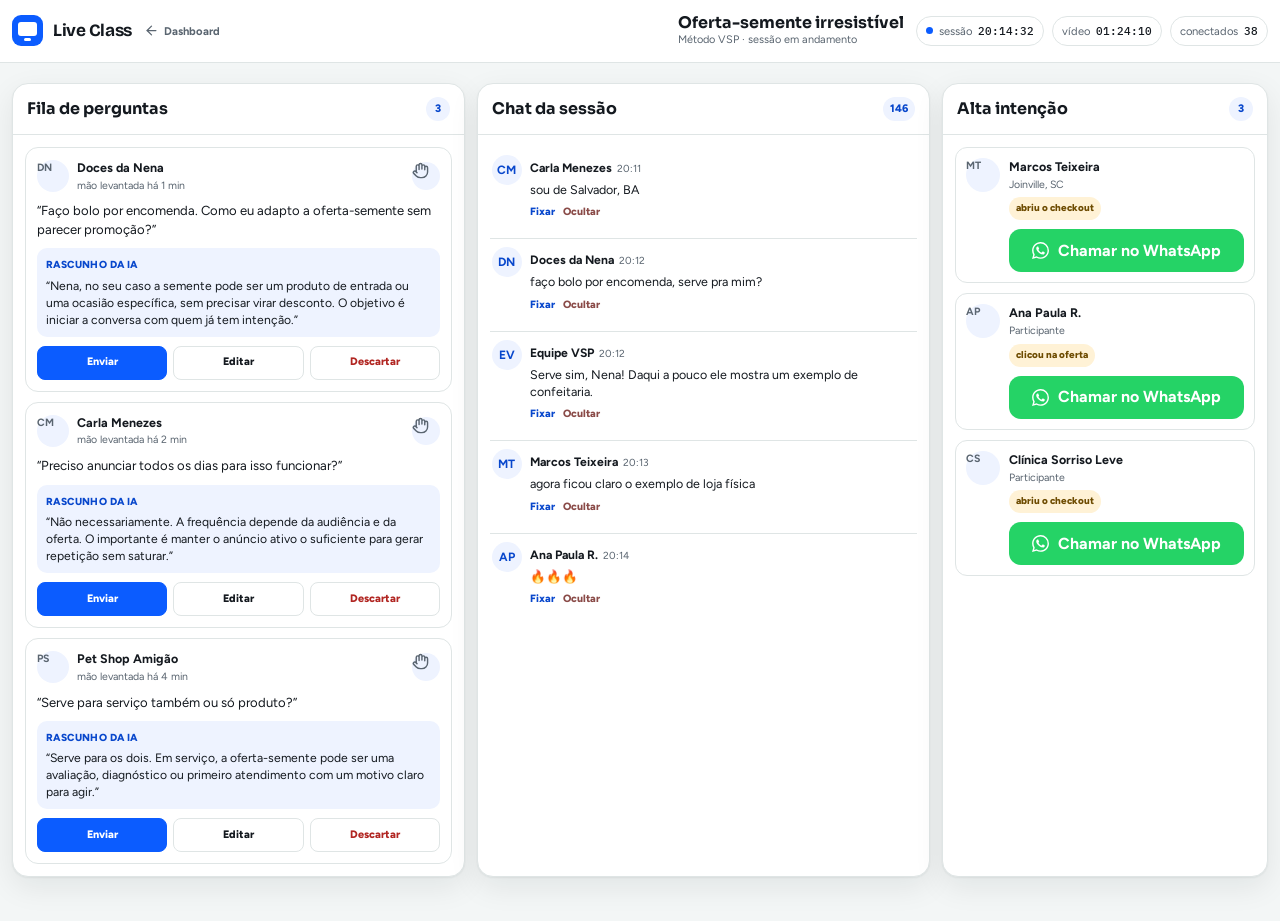
<file: app/moderacao.html>
<!doctype html>
<html lang="pt-BR"><head><meta charset="utf-8"><meta name="viewport" content="width=device-width,initial-scale=1"><meta name="theme-color" content="#F3F6F6"><title>Console de moderação · Live Class</title><link rel="preconnect" href="https://fonts.googleapis.com"><link rel="preconnect" href="https://fonts.gstatic.com" crossorigin><link href="https://fonts.googleapis.com/css2?family=Bricolage+Grotesque:wght@600;700&family=Figtree:wght@400;500;600;700&family=IBM+Plex+Mono:wght@500&display=swap" rel="stylesheet"><link rel="stylesheet" href="../tokens.css"><link rel="stylesheet" href="../components.css"><style>
body{background:var(--ma-mist)}.page{min-height:100dvh}.header{position:sticky;top:0;z-index:10;border-bottom:1px solid var(--ma-line);background:rgba(255,255,255,.96);backdrop-filter:blur(8px)}.header__inner{width:min(1400px,calc(100% - 24px));margin:auto;display:grid;gap:12px;padding:14px 0}.brand-row,.session-row{display:flex;align-items:center;justify-content:space-between;gap:12px}.back{display:inline-flex;align-items:center;gap:5px;color:var(--ma-ink-soft);font-size:.7rem;font-weight:700;text-decoration:none}.back:hover{color:var(--ma-teal-dark)}.back .ma-icon{width:15px;height:15px}.session-row{flex-wrap:wrap}.session-title strong{display:block;font:700 1rem/1.1 var(--ma-font-display)}.session-title span{display:block;color:var(--ma-ink-soft);font-size:.68rem}.metrics{display:flex;flex-wrap:wrap;gap:8px}.metric{display:inline-flex;align-items:center;gap:6px;border:1px solid var(--ma-line);border-radius:999px;background:#fff;padding:6px 9px;color:var(--ma-ink-soft);font-size:.7rem}.metric strong{color:var(--ma-ink);font-family:var(--ma-font-mono);font-weight:500}.status-dot{width:7px;height:7px;border-radius:50%;background:var(--ma-teal)}
.content{width:min(1400px,calc(100% - 24px));margin:auto;padding:16px 0 44px}.cols{display:grid;gap:12px}.col{min-width:0;border:1px solid var(--ma-line);border-radius:16px;background:#fff;box-shadow:var(--ma-shadow-sm);overflow:hidden}.col-head{display:flex;align-items:center;justify-content:space-between;gap:10px;border-bottom:1px solid var(--ma-line);padding:13px 14px}.col-head h2{margin:0;font:700 1rem/1.1 var(--ma-font-display)}.count{display:inline-grid;min-width:24px;height:24px;place-items:center;border-radius:999px;background:var(--ma-teal-tint);padding:0 7px;color:var(--ma-teal-dark);font-size:.68rem;font-weight:800}.list{display:grid;gap:10px;padding:12px}.question{border:1px solid var(--ma-line);border-radius:13px;padding:11px}.q-head{display:grid;grid-template-columns:32px minmax(0,1fr) auto;gap:8px;align-items:center}.q-head .ma-avatar{width:32px;height:32px}.q-head strong{display:block;font-size:.78rem}.q-head span{display:block;color:var(--ma-ink-soft);font-size:.66rem}.hand{display:grid;width:28px;height:28px;place-items:center;border-radius:50%;background:var(--ma-teal-tint);color:var(--ma-teal-dark)}.hand .ma-icon{width:17px;height:17px}.question-text{margin:9px 0 0;font-size:.82rem;line-height:1.4}.draft{margin-top:9px;border-radius:10px;background:var(--ma-teal-tint);padding:9px}.draft small{display:block;color:var(--ma-teal-dark);font-size:.64rem;font-weight:800;text-transform:uppercase;letter-spacing:.04em}.draft p{margin:4px 0 0;font-size:.76rem;line-height:1.4}.q-actions{display:grid;grid-template-columns:1fr 1fr 1fr;gap:6px;margin-top:9px}.q-actions button{appearance:none;min-height:34px;border:1px solid var(--ma-line);border-radius:8px;background:#fff;color:var(--ma-ink);font-size:.68rem;font-weight:800;cursor:pointer}.q-actions button:hover{background:var(--ma-mist)}.q-actions .send{border-color:var(--ma-teal);background:var(--ma-teal);color:#fff}.q-actions .send:hover{background:var(--ma-teal-dark)}.q-actions .discard{color:#B12622}
.chat-message{display:grid;grid-template-columns:30px minmax(0,1fr);gap:8px;padding:8px 2px}.chat-message+.chat-message{border-top:1px solid var(--ma-line)}.chat-message .ma-avatar{width:30px;height:30px}.chat-copy strong{display:inline;font-size:.76rem}.chat-copy time{margin-left:5px;color:var(--ma-ink-soft);font-size:.64rem}.chat-copy p{margin:2px 0 6px;font-size:.78rem;line-height:1.4}.chat-actions{display:flex;gap:8px}.chat-actions button{appearance:none;border:0;background:transparent;color:var(--ma-teal-dark);padding:0;font-size:.66rem;font-weight:800;cursor:pointer}.chat-actions button:hover{text-decoration:underline}.chat-actions .hide{color:#8a4b48}
.intent{display:grid;grid-template-columns:34px minmax(0,1fr);gap:9px;border:1px solid var(--ma-line);border-radius:12px;padding:10px}.intent .ma-avatar{width:34px;height:34px}.intent strong{display:block;font-size:.78rem}.intent span{display:block;color:var(--ma-ink-soft);font-size:.66rem}.intent-badge{display:inline-flex!important;width:max-content;margin-top:5px;border-radius:999px;background:#fff2d6;padding:4px 7px!important;color:#6d4b00!important;font-size:.62rem!important;font-weight:800}.wa{width:100%;min-height:38px;margin-top:9px}.wa .ma-brand-icon{width:17px;height:17px}.empty{padding:24px 12px;color:var(--ma-ink-soft);font-size:.78rem;text-align:center}
@media(min-width:760px){.header__inner{grid-template-columns:auto 1fr;align-items:center}.session-row{justify-content:flex-end}.cols{grid-template-columns:1fr 1fr}.col.intent-col{grid-column:1/-1}}@media(min-width:1120px){.cols{grid-template-columns:minmax(0,1fr) minmax(0,1fr) minmax(280px,.72fr)}.col.intent-col{grid-column:auto}.content{padding-top:20px}}
</style></head><body><div class="page"><header class="header"><div class="header__inner"><div class="brand-row"><a class="ma-brand" href="../"><span class="ma-brand__mark" aria-hidden="true"></span><span>Live Class</span></a><a class="back" href="./dashboard.html"><svg class="ma-icon"><use href="../icons.svg#arrow-left"/></svg>Dashboard</a></div><div class="session-row"><div class="session-title"><strong>Oferta-semente irresistível</strong><span>Método VSP · sessão em andamento</span></div><div class="metrics"><span class="metric"><i class="status-dot" aria-hidden="true"></i>sessão <strong>20:14:32</strong></span><span class="metric">vídeo <strong>01:24:10</strong></span><span class="metric">conectados <strong>38</strong></span></div></div></div></header><main class="content"><div class="cols">
<section class="col"><header class="col-head"><h2>Fila de perguntas</h2><span class="count">3</span></header><div class="list"><article class="question"><div class="q-head"><span class="ma-avatar">DN</span><div><strong>Doces da Nena</strong><span>mão levantada há 1 min</span></div><span class="hand" role="img" aria-label="mão levantada"><svg class="ma-icon"><use href="../icons.svg#hand"/></svg></span></div><p class="question-text">“Faço bolo por encomenda. Como eu adapto a oferta-semente sem parecer promoção?”</p><div class="draft"><small>Rascunho da IA</small><p>“Nena, no seu caso a semente pode ser um produto de entrada ou uma ocasião específica, sem precisar virar desconto. O objetivo é iniciar a conversa com quem já tem intenção.”</p></div><div class="q-actions"><button class="send" type="button">Enviar</button><button type="button">Editar</button><button class="discard" type="button">Descartar</button></div></article><article class="question"><div class="q-head"><span class="ma-avatar">CM</span><div><strong>Carla Menezes</strong><span>mão levantada há 2 min</span></div><span class="hand" role="img" aria-label="mão levantada"><svg class="ma-icon"><use href="../icons.svg#hand"/></svg></span></div><p class="question-text">“Preciso anunciar todos os dias para isso funcionar?”</p><div class="draft"><small>Rascunho da IA</small><p>“Não necessariamente. A frequência depende da audiência e da oferta. O importante é manter o anúncio ativo o suficiente para gerar repetição sem saturar.”</p></div><div class="q-actions"><button class="send" type="button">Enviar</button><button type="button">Editar</button><button class="discard" type="button">Descartar</button></div></article><article class="question"><div class="q-head"><span class="ma-avatar">PS</span><div><strong>Pet Shop Amigão</strong><span>mão levantada há 4 min</span></div><span class="hand" role="img" aria-label="mão levantada"><svg class="ma-icon"><use href="../icons.svg#hand"/></svg></span></div><p class="question-text">“Serve para serviço também ou só produto?”</p><div class="draft"><small>Rascunho da IA</small><p>“Serve para os dois. Em serviço, a oferta-semente pode ser uma avaliação, diagnóstico ou primeiro atendimento com um motivo claro para agir.”</p></div><div class="q-actions"><button class="send" type="button">Enviar</button><button type="button">Editar</button><button class="discard" type="button">Descartar</button></div></article></div></section>
<section class="col"><header class="col-head"><h2>Chat da sessão</h2><span class="count">146</span></header><div class="list"><article class="chat-message"><span class="ma-avatar">CM</span><div class="chat-copy"><strong>Carla Menezes</strong><time>20:11</time><p>sou de Salvador, BA</p><div class="chat-actions"><button type="button">Fixar</button><button class="hide" type="button">Ocultar</button></div></div></article><article class="chat-message"><span class="ma-avatar">DN</span><div class="chat-copy"><strong>Doces da Nena</strong><time>20:12</time><p>faço bolo por encomenda, serve pra mim?</p><div class="chat-actions"><button type="button">Fixar</button><button class="hide" type="button">Ocultar</button></div></div></article><article class="chat-message"><span class="ma-avatar">EV</span><div class="chat-copy"><strong>Equipe VSP</strong><time>20:12</time><p>Serve sim, Nena! Daqui a pouco ele mostra um exemplo de confeitaria.</p><div class="chat-actions"><button type="button">Fixar</button><button class="hide" type="button">Ocultar</button></div></div></article><article class="chat-message"><span class="ma-avatar">MT</span><div class="chat-copy"><strong>Marcos Teixeira</strong><time>20:13</time><p>agora ficou claro o exemplo de loja física</p><div class="chat-actions"><button type="button">Fixar</button><button class="hide" type="button">Ocultar</button></div></div></article><article class="chat-message"><span class="ma-avatar">AP</span><div class="chat-copy"><strong>Ana Paula R.</strong><time>20:14</time><p>🔥🔥🔥</p><div class="chat-actions"><button type="button">Fixar</button><button class="hide" type="button">Ocultar</button></div></div></article></div></section>
<section class="col intent-col"><header class="col-head"><h2>Alta intenção</h2><span class="count">3</span></header><div class="list"><article class="intent"><span class="ma-avatar">MT</span><div><strong>Marcos Teixeira</strong><span>Joinville, SC</span><span class="intent-badge">abriu o checkout</span><button class="ma-btn ma-btn--whatsapp wa" type="button"><svg class="ma-brand-icon"><use href="../icons.svg#brand-whatsapp"/></svg>Chamar no WhatsApp</button></div></article><article class="intent"><span class="ma-avatar">AP</span><div><strong>Ana Paula R.</strong><span>Participante</span><span class="intent-badge">clicou na oferta</span><button class="ma-btn ma-btn--whatsapp wa" type="button"><svg class="ma-brand-icon"><use href="../icons.svg#brand-whatsapp"/></svg>Chamar no WhatsApp</button></div></article><article class="intent"><span class="ma-avatar">CS</span><div><strong>Clínica Sorriso Leve</strong><span>Participante</span><span class="intent-badge">abriu o checkout</span><button class="ma-btn ma-btn--whatsapp wa" type="button"><svg class="ma-brand-icon"><use href="../icons.svg#brand-whatsapp"/></svg>Chamar no WhatsApp</button></div></article></div></section>
</div></main></div></body></html>
</file>
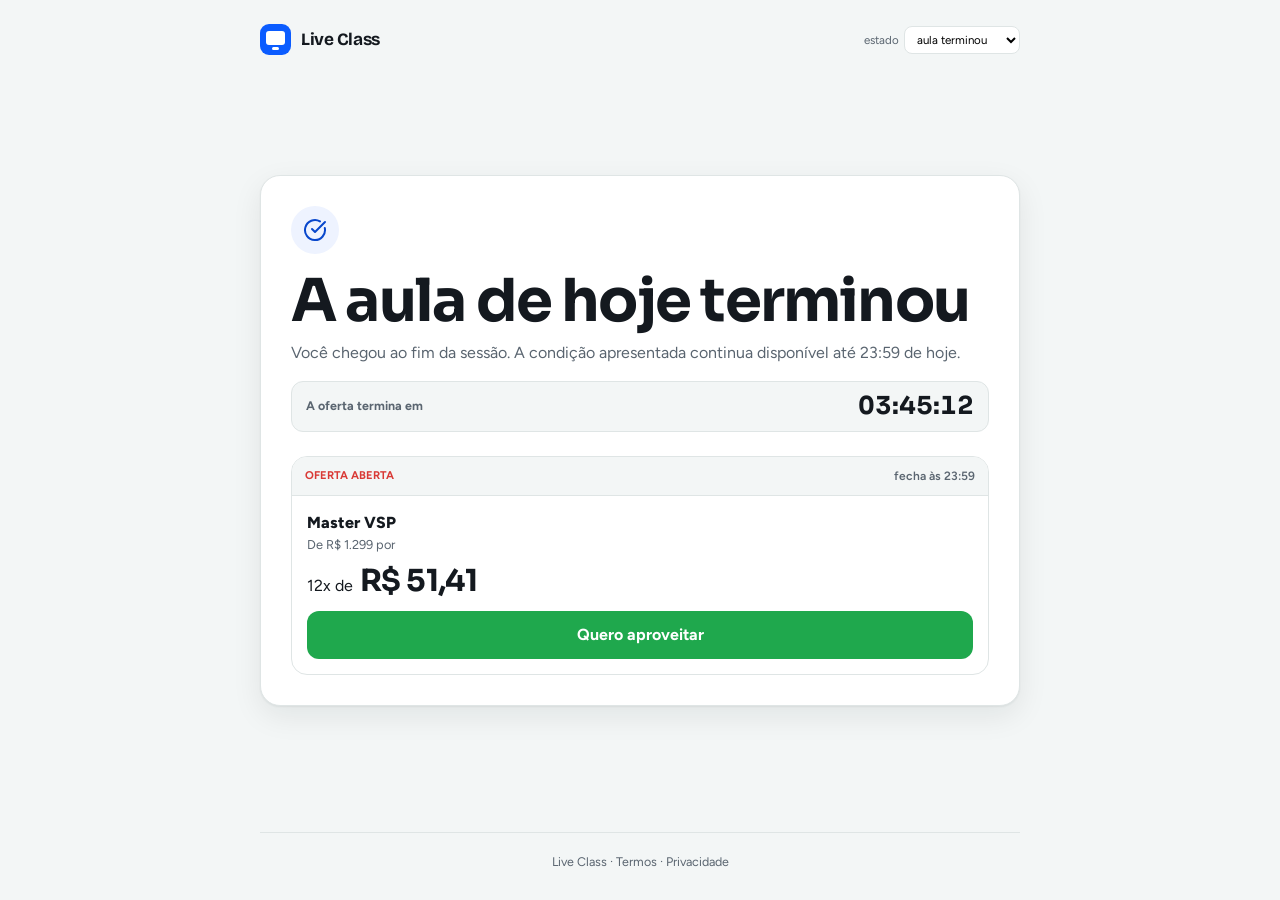
<file: s/7KQ2/encerrada.html>
<!doctype html>
<html lang="pt-BR"><head><meta charset="utf-8"><meta name="viewport" content="width=device-width,initial-scale=1"><meta name="theme-color" content="#FFFFFF"><title>Sessão encerrada · Live Class</title><link rel="preconnect" href="https://fonts.googleapis.com"><link rel="preconnect" href="https://fonts.gstatic.com" crossorigin><link href="https://fonts.googleapis.com/css2?family=Bricolage+Grotesque:wght@600;700&family=Figtree:wght@400;500;600;700&family=IBM+Plex+Mono:wght@500&display=swap" rel="stylesheet"><link rel="stylesheet" href="../../tokens.css"><link rel="stylesheet" href="../../components.css"><style>
body{background:var(--ma-mist)}.page{min-height:100dvh;display:grid;grid-template-rows:auto 1fr auto}.header,.main,.footer{width:min(760px,calc(100% - 32px));margin-inline:auto}.header{display:flex;justify-content:space-between;align-items:center;gap:14px;padding:24px 0}.state{font-size:.72rem;color:var(--ma-ink-soft)}.state select{margin-left:5px;border:1px solid var(--ma-line);border-radius:8px;background:#fff;padding:5px 8px}.main{display:grid;align-content:center;padding:24px 0 54px}.panel{display:none;border:1px solid var(--ma-line);border-radius:20px;background:#fff;padding:24px;box-shadow:var(--ma-shadow-sm)}body[data-demo-state="terminou"] .panel--ended,body[data-demo-state="fora"] .panel--late{display:block}.icon{display:grid;width:48px;height:48px;place-items:center;border-radius:50%;background:var(--ma-teal-tint);color:var(--ma-teal-dark);margin-bottom:18px}.icon .ma-icon{width:24px;height:24px}.panel h1{margin:0;font:700 clamp(2.1rem,9vw,3.7rem)/.99 var(--ma-font-display);letter-spacing:-.03em}.lead{margin:10px 0 0;color:var(--ma-ink-soft)}.offer{margin-top:24px}.offer .ma-offer-card{box-shadow:none}.timer{display:flex;align-items:center;justify-content:space-between;gap:12px;margin:16px 0 0;border:1px solid var(--ma-line);border-radius:12px;background:var(--ma-mist);padding:12px 14px}.timer span{color:var(--ma-ink-soft);font-size:.78rem;font-weight:700}.timer strong{font:700 1.55rem/1 var(--ma-font-display);font-variant-numeric:tabular-nums}.next{display:flex;gap:11px;align-items:center;margin:22px 0 0;border-radius:14px;background:var(--ma-mist);padding:14px}.next .ma-icon{width:22px;height:22px;color:var(--ma-teal);flex:0 0 auto}.next strong{display:block}.next span{display:block;color:var(--ma-ink-soft);font-size:.8rem}.confirm{width:100%;margin-top:18px}.footer{border-top:1px solid var(--ma-line);padding:20px 0 28px;text-align:center;color:var(--ma-ink-soft);font-size:.78rem}@media(min-width:620px){.panel{padding:30px}}
</style></head><body data-demo-state="terminou"><div class="page"><header class="header"><a class="ma-brand" href="../../" aria-label="Live Class"><span class="ma-brand__mark" aria-hidden="true"></span><span>Live Class</span></a><label class="state">estado<select id="statePicker" aria-label="Estado de demonstração"><option value="terminou">aula terminou</option><option value="fora">fora do horário</option></select></label></header><main class="main">
<section class="panel panel--ended" aria-labelledby="ended-title"><div class="icon"><svg class="ma-icon" aria-hidden="true"><use href="../../icons.svg#circle-check-big"/></svg></div><h1 id="ended-title">A aula de hoje terminou</h1><p class="lead">Você chegou ao fim da sessão. A condição apresentada continua disponível até 23:59 de hoje.</p><div class="timer" role="timer"><span>A oferta termina em</span><strong>03:45:12</strong></div><div class="offer"><article class="ma-offer-card"><div class="ma-offer-card__top"><span class="ma-offer-card__tag">Oferta aberta</span><span class="ma-offer-card__deadline">fecha às 23:59</span></div><div class="ma-offer-card__body"><div><p class="ma-offer-card__title">Master VSP</p><p class="ma-offer-card__old">De R$ 1.299 por</p></div><div class="ma-offer-card__price"><span>12x de</span><strong>R$ 51,41</strong></div><button class="ma-btn" type="button">Quero aproveitar</button></div></article></div></section>
<section class="panel panel--late" aria-labelledby="late-title"><div class="icon"><svg class="ma-icon" aria-hidden="true"><use href="../../icons.svg#clock"/></svg></div><h1 id="late-title">Esta sessão já passou do ponto de entrada</h1><p class="lead">Para você não começar no meio do conteúdo, reservamos sua vaga na próxima sessão.</p><div class="next"><svg class="ma-icon" aria-hidden="true"><use href="../../icons.svg#calendar-days"/></svg><div><strong>Amanhã, às 18:50</strong><span>Horário de Brasília · o mesmo magic link continuará válido</span></div></div><button class="ma-btn ma-btn--primary confirm" type="button">Confirmar amanhã</button></section>
</main><footer class="footer">Live Class · Termos · Privacidade</footer></div><script>(()=>{const valid=new Set(['terminou','fora']);const p=new URLSearchParams(location.search);const picker=document.getElementById('statePicker');const set=v=>{document.body.dataset.demoState=v;picker.value=v;const u=new URL(location.href);u.searchParams.set('estado',v);history.replaceState({},'',u)};set(valid.has(p.get('estado'))?p.get('estado'):'terminou');picker.addEventListener('change',e=>set(e.target.value))})();</script></body></html>
</file>
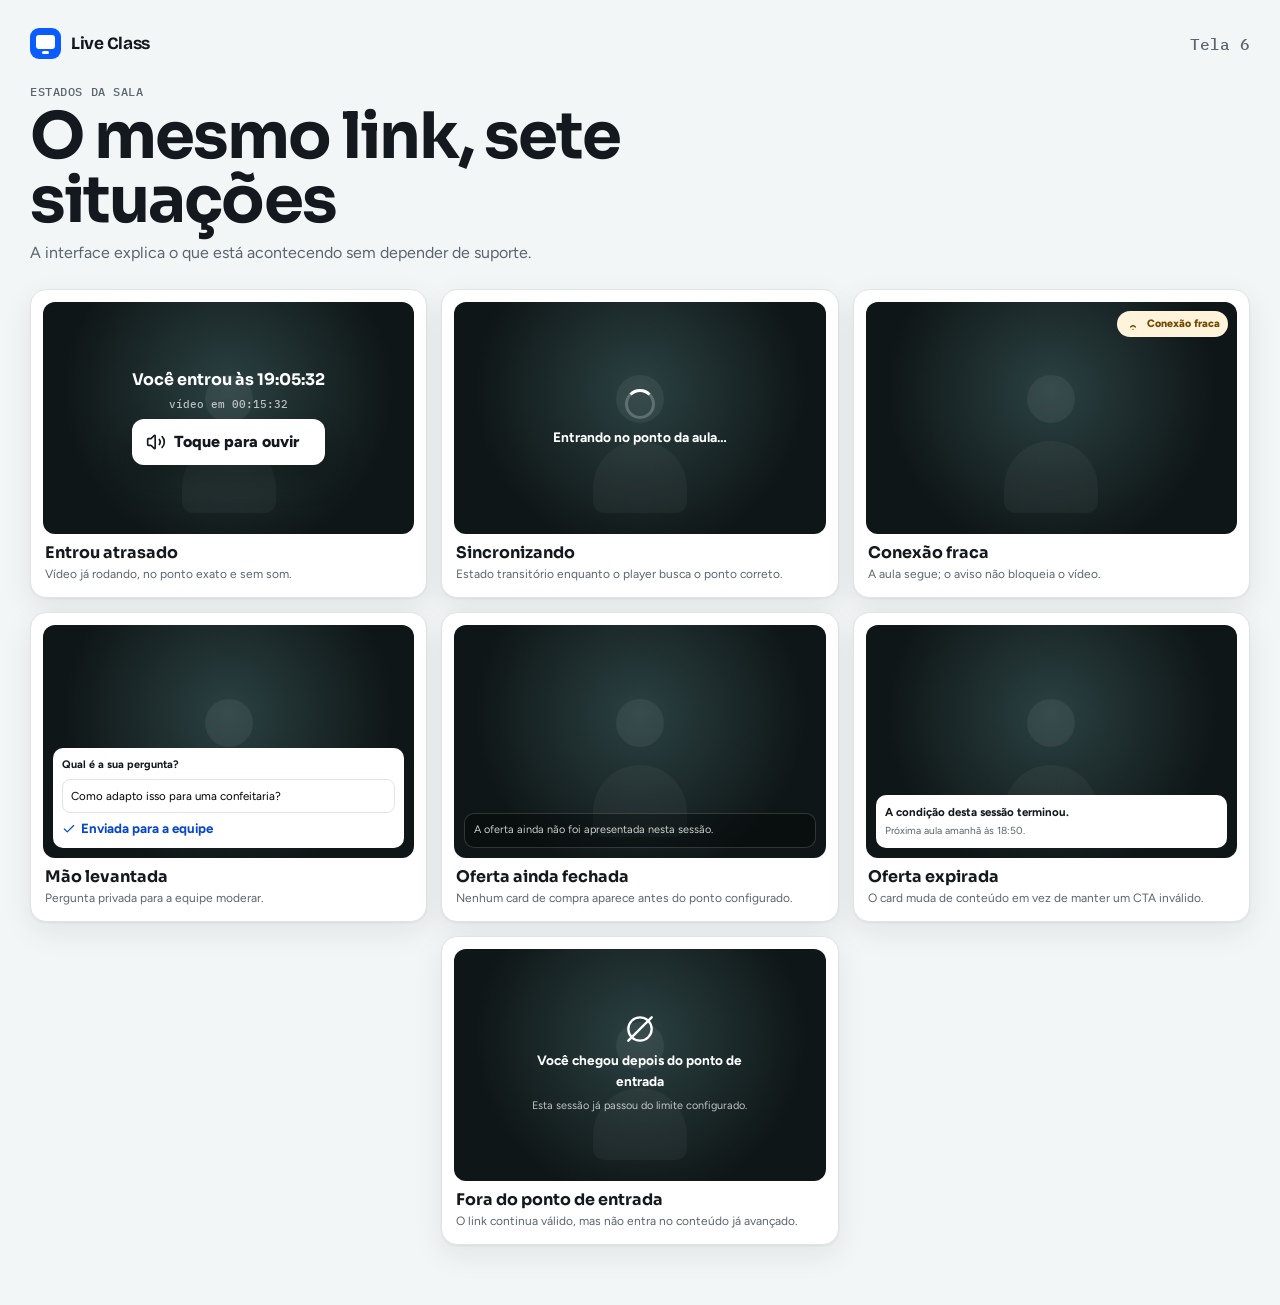
<file: s/7KQ2/estados.html>
<!doctype html>
<html lang="pt-BR"><head><meta charset="utf-8"><meta name="viewport" content="width=device-width,initial-scale=1"><meta name="theme-color" content="#F3F6F6"><title>Estados da sala · Live Class</title>
<link rel="preconnect" href="https://fonts.googleapis.com"><link rel="preconnect" href="https://fonts.gstatic.com" crossorigin><link href="https://fonts.googleapis.com/css2?family=Bricolage+Grotesque:wght@600;700&family=Figtree:wght@400;500;600;700&family=IBM+Plex+Mono:wght@500&display=swap" rel="stylesheet"><link rel="stylesheet" href="../../tokens.css"><link rel="stylesheet" href="../../components.css">
<style>
body{background:var(--ma-mist)}.page{width:min(1220px,calc(100% - 28px));margin-inline:auto;padding:28px 0 60px}.top{display:flex;justify-content:space-between;align-items:center;gap:14px;margin-bottom:26px}.intro{max-width:760px;margin-bottom:24px}.intro h1{margin:5px 0 8px;font:700 clamp(2.2rem,7vw,4rem)/1 var(--ma-font-display);letter-spacing:-.03em}.intro p{margin:0;color:var(--ma-ink-soft)}.grid{display:grid;gap:14px}.state-card{min-width:0;border:1px solid var(--ma-line);border-radius:16px;background:#fff;padding:12px;box-shadow:var(--ma-shadow-sm)}.state-card h2{margin:10px 2px 3px;font:700 1rem/1.15 var(--ma-font-display)}.state-card>p{margin:0 2px 2px;color:var(--ma-ink-soft);font-size:.75rem}.thumb{position:relative;aspect-ratio:16/10;overflow:hidden;border-radius:12px;background:radial-gradient(circle at 50% 38%,#2b4142,var(--ma-stage) 70%);color:#fff}.thumb::before{content:"";position:absolute;left:50%;top:42%;width:48px;height:48px;border-radius:50%;background:rgba(255,255,255,.06);transform:translate(-50%,-50%)}.thumb::after{content:"";position:absolute;left:50%;top:60%;width:94px;height:72px;border-radius:50px 50px 12px 12px;background:rgba(255,255,255,.04);transform:translateX(-50%)}.center{position:absolute;inset:0;display:grid;place-items:center;z-index:3;padding:14px;text-align:center}.sound-btn{appearance:none;display:inline-flex;align-items:center;gap:8px;border:0;border-radius:12px;background:#fff;color:var(--ma-ink);padding:11px 14px;font-weight:800;box-shadow:0 12px 30px rgba(0,0,0,.28)}.sync{display:grid;gap:8px;justify-items:center}.spinner{width:30px;height:30px;border:3px solid rgba(255,255,255,.22);border-top-color:#fff;border-radius:50%;animation:spin 1s linear infinite}@keyframes spin{to{transform:rotate(360deg)}}.sync strong{font-size:.86rem}.weak{position:absolute;top:9px;right:9px;z-index:4;display:inline-flex;align-items:center;gap:6px;border-radius:999px;background:#fff3db;color:#704b00;padding:5px 8px;font-size:.67rem;font-weight:800}.weak .ma-icon{width:16px;height:16px}.question{position:absolute;left:10px;right:10px;bottom:10px;z-index:4;border-radius:10px;background:#fff;color:var(--ma-ink);padding:9px}.question label{display:block;margin-bottom:5px;font-size:.68rem;font-weight:700}.question input{width:100%;height:34px;border:1px solid var(--ma-line);border-radius:8px;padding:0 8px;font-size:.72rem}.question small{display:flex;align-items:center;gap:5px;margin-top:6px;color:var(--ma-teal-dark);font-weight:700}.question small .ma-icon{width:14px;height:14px}.offer-closed{position:absolute;left:10px;right:10px;bottom:10px;z-index:3;border:1px solid rgba(255,255,255,.16);border-radius:10px;background:rgba(0,0,0,.34);padding:8px 9px;font-size:.68rem;color:rgba(255,255,255,.78)}.expired{position:absolute;left:10px;right:10px;bottom:10px;z-index:3;border-radius:10px;background:#fff;color:var(--ma-ink);padding:9px}.expired strong{display:block;font-size:.72rem}.expired span{display:block;margin-top:2px;color:var(--ma-ink-soft);font-size:.64rem}.late{display:grid;gap:8px}.late strong{font:700 1rem/1.1 var(--ma-font-display)}.late span{font:500 .68rem/1.3 var(--ma-font-mono);color:rgba(255,255,255,.7)}.blocked{display:grid;gap:7px;max-width:220px}.blocked svg{margin:auto;width:28px;height:28px}.blocked strong{font-size:.85rem}.blocked span{font-size:.68rem;color:rgba(255,255,255,.72)}
@media(min-width:680px){.grid{grid-template-columns:repeat(2,minmax(0,1fr))}}@media(min-width:1040px){.grid{grid-template-columns:repeat(3,minmax(0,1fr))}.state-card:last-child{grid-column:2}}@media(prefers-reduced-motion:reduce){.spinner{animation:none;border-top-color:rgba(255,255,255,.75)}}
</style></head><body><main class="page"><div class="top"><a class="ma-brand" href="../../" aria-label="Live Class"><span class="ma-brand__mark" aria-hidden="true"></span><span>Live Class</span></a><span class="ma-mono ma-muted">Tela 6</span></div><section class="intro"><p class="ma-kicker">Estados da sala</p><h1>O mesmo link, sete situações</h1><p>A interface explica o que está acontecendo sem depender de suporte.</p></section><section class="grid">
<article class="state-card"><div class="thumb"><div class="center"><div class="late"><strong>Você entrou às 19:05:32</strong><span>vídeo em 00:15:32</span><button class="sound-btn" type="button"><svg class="ma-icon" aria-hidden="true"><use href="../../icons.svg#volume-2"/></svg>Toque para ouvir</button></div></div></div><h2>Entrou atrasado</h2><p>Vídeo já rodando, no ponto exato e sem som.</p></article>
<article class="state-card"><div class="thumb"><div class="center"><div class="sync"><span class="spinner" aria-hidden="true"></span><strong>Entrando no ponto da aula…</strong></div></div></div><h2>Sincronizando</h2><p>Estado transitório enquanto o player busca o ponto correto.</p></article>
<article class="state-card"><div class="thumb"><div class="weak"><svg class="ma-icon" aria-hidden="true"><use href="../../icons.svg#wifi-low"/></svg>Conexão fraca</div></div><h2>Conexão fraca</h2><p>A aula segue; o aviso não bloqueia o vídeo.</p></article>
<article class="state-card"><div class="thumb"><div class="question"><label for="q">Qual é a sua pergunta?</label><input id="q" value="Como adapto isso para uma confeitaria?"><small><svg class="ma-icon" aria-hidden="true"><use href="../../icons.svg#check"/></svg>Enviada para a equipe</small></div></div><h2>Mão levantada</h2><p>Pergunta privada para a equipe moderar.</p></article>
<article class="state-card"><div class="thumb"><div class="offer-closed">A oferta ainda não foi apresentada nesta sessão.</div></div><h2>Oferta ainda fechada</h2><p>Nenhum card de compra aparece antes do ponto configurado.</p></article>
<article class="state-card"><div class="thumb"><div class="expired"><strong>A condição desta sessão terminou.</strong><span>Próxima aula amanhã às 18:50.</span></div></div><h2>Oferta expirada</h2><p>O card muda de conteúdo em vez de manter um CTA inválido.</p></article>
<article class="state-card"><div class="thumb"><div class="center"><div class="blocked"><svg class="ma-icon" aria-hidden="true"><use href="../../icons.svg#circle-slash-2"/></svg><strong>Você chegou depois do ponto de entrada</strong><span>Esta sessão já passou do limite configurado.</span></div></div></div><h2>Fora do ponto de entrada</h2><p>O link continua válido, mas não entra no conteúdo já avançado.</p></article>
</section></main></body></html>
</file>
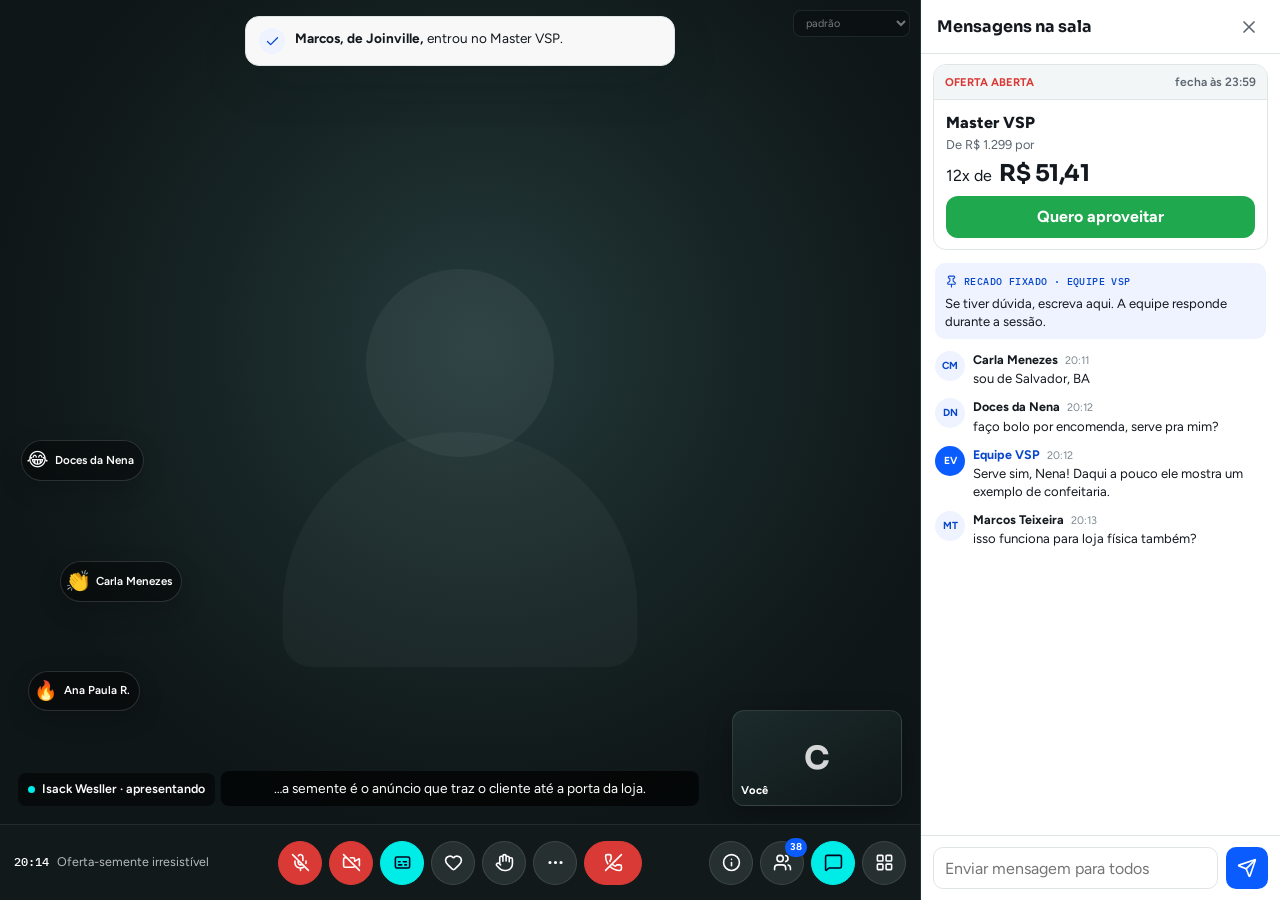
<file: s/7KQ2/sala-desktop.html>
<!doctype html>
<html lang="pt-BR">
<head>
<meta charset="utf-8"><meta name="viewport" content="width=device-width,initial-scale=1"><meta name="theme-color" content="#0F1617">
<title>Oferta-semente irresistível · Live Class</title>
<link rel="preconnect" href="https://fonts.googleapis.com"><link rel="preconnect" href="https://fonts.gstatic.com" crossorigin>
<link href="https://fonts.googleapis.com/css2?family=Bricolage+Grotesque:wght@600;700&family=Figtree:wght@400;500;600;700&family=IBM+Plex+Mono:wght@500&display=swap" rel="stylesheet">
<link rel="stylesheet" href="../../tokens.css"><link rel="stylesheet" href="../../components.css">
<style>
  body{background:var(--ma-stage);color:#fff;overflow:hidden}.room{height:100dvh;min-height:720px;display:grid;grid-template-columns:minmax(0,1fr) 360px;grid-template-rows:minmax(0,1fr) 76px}.stage{position:relative;min-width:0;overflow:hidden;background:radial-gradient(circle at 52% 42%,#263b3c 0,#172526 38%,var(--ma-stage) 72%)}
  .video-silhouette{position:absolute;left:50%;top:44%;width:188px;height:188px;border-radius:50%;background:rgba(255,255,255,.05);transform:translate(-50%,-50%)}.video-silhouette::after{content:"";position:absolute;left:50%;top:163px;width:355px;height:235px;border-radius:180px 180px 30px 30px;background:rgba(255,255,255,.035);transform:translateX(-50%)}
  .presenter-label{position:absolute;left:18px;bottom:18px;display:inline-flex;align-items:center;gap:7px;border-radius:8px;background:rgba(0,0,0,.5);padding:7px 10px;font-size:.78rem;font-weight:600;backdrop-filter:blur(6px);z-index:3}.presenter-label::before{content:"";width:7px;height:7px;border-radius:50%;background:var(--ma-teal-soft)}
  .caption{position:absolute;left:50%;bottom:18px;width:min(590px,52%);transform:translateX(-50%);border-radius:8px;background:rgba(0,0,0,.7);padding:8px 12px;text-align:center;font-size:.86rem;line-height:1.35;z-index:3}
  .self-tile{position:absolute;right:18px;bottom:18px;width:170px;aspect-ratio:16/9;border:1px solid rgba(255,255,255,.12);border-radius:12px;background:linear-gradient(150deg,#1c2b2c,#0f1617);box-shadow:0 8px 26px rgba(0,0,0,.26);overflow:hidden;z-index:3}.self-tile__initial{display:grid;height:100%;place-items:center;font:700 2rem/1 var(--ma-font-display);color:rgba(255,255,255,.82)}.self-tile__label{position:absolute;left:8px;bottom:6px;font-size:.7rem;font-weight:700}
  .toast-wrap{position:absolute;top:16px;left:50%;width:min(430px,calc(100% - 32px));transform:translateX(-50%);z-index:6}.toast-wrap .ma-toast{background:rgba(255,255,255,.97);color:var(--ma-ink)}
  .reactions{position:absolute;left:18px;bottom:82px;width:260px;height:390px;pointer-events:none;z-index:4}.reaction{position:absolute;left:var(--x);bottom:var(--y);display:inline-flex;align-items:center;gap:6px;border:1px solid rgba(255,255,255,.14);border-radius:999px;background:rgba(0,0,0,.42);padding:5px 9px 5px 5px;backdrop-filter:blur(8px);box-shadow:0 8px 24px rgba(0,0,0,.18)}.reaction span:first-child{font-size:1.18rem}.reaction span:last-child{font-size:.72rem;font-weight:600;white-space:nowrap}
  .state-picker{position:absolute;right:10px;top:10px;z-index:10;opacity:.42;transition:opacity .15s ease-out}.state-picker:hover,.state-picker:focus-within{opacity:1}.state-picker select{border:1px solid rgba(255,255,255,.2);border-radius:8px;background:rgba(0,0,0,.5);color:#fff;padding:5px 8px;font-size:.68rem}
  .reaction-tray{display:none;position:absolute;left:50%;bottom:76px;transform:translateX(-50%);z-index:8}body[data-demo-state="reacoes"] .reaction-tray{display:flex}
  .panel{grid-column:2;grid-row:1/3;min-width:0;display:grid;grid-template-rows:54px auto minmax(0,1fr) auto;background:#fff;color:var(--ma-ink);border-left:1px solid #273435}.panel-head{display:flex;align-items:center;justify-content:space-between;padding:0 14px 0 16px;border-bottom:1px solid var(--ma-line)}.panel-head h2{margin:0;font:700 1rem/1.1 var(--ma-font-display)}.panel-head button{appearance:none;width:34px;height:34px;border:0;border-radius:50%;display:grid;place-items:center;background:transparent;color:var(--ma-ink-soft);cursor:pointer}.panel-head button:hover{background:var(--ma-mist)}
  .offer-wrap{padding:10px 12px 8px}.offer-wrap .ma-offer-card{border-radius:13px;box-shadow:none}.offer-wrap .ma-offer-card__top{padding:8px 11px}.offer-wrap .ma-offer-card__body{gap:8px;padding:11px 12px}.offer-wrap .ma-offer-card__price strong{font-size:1.45rem}.offer-wrap .ma-btn{min-height:40px}
  .chat{min-height:0;overflow:auto;padding:5px 14px 12px}.pinned{margin-bottom:12px}.chat .ma-chat-list{gap:10px}.chat .ma-message__text{font-size:.82rem}.message-form{display:grid;grid-template-columns:minmax(0,1fr) 42px;gap:8px;border-top:1px solid var(--ma-line);padding:11px 12px}.message-form input{min-width:0;height:42px;border:1px solid var(--ma-line);border-radius:10px;padding:0 11px}.send{appearance:none;display:grid;place-items:center;border:0;border-radius:10px;background:var(--ma-teal);color:#fff;cursor:pointer}.send:hover{background:var(--ma-teal-dark)}
  .bar{grid-column:1;grid-row:2;display:grid;grid-template-columns:minmax(190px,1fr) auto minmax(190px,1fr);align-items:center;gap:12px;border-top:1px solid rgba(255,255,255,.08);background:#11191a;padding:9px 14px}.bar-left{min-width:0;display:flex;align-items:center;gap:8px}.bar-left time{font:500 .76rem/1 var(--ma-font-mono)}.bar-left span{overflow:hidden;color:rgba(255,255,255,.7);font-size:.78rem;text-overflow:ellipsis;white-space:nowrap}.bar-center,.bar-right{display:flex;align-items:center;gap:7px}.bar-right{justify-content:flex-end}.control{position:relative;appearance:none;width:44px;height:44px;border:1px solid rgba(255,255,255,.11);border-radius:50%;display:grid;place-items:center;background:#263031;color:#fff;cursor:pointer;transition:background-color var(--ma-transition),border-color var(--ma-transition),color var(--ma-transition)}.control:hover{background:#344041}.control.off{background:var(--ma-signal);border-color:var(--ma-signal)}.control.active{background:var(--ma-teal-soft);border-color:var(--ma-teal-soft);color:#00031F}.control.leave{width:58px;border-radius:24px;background:var(--ma-signal);border-color:var(--ma-signal)}.control[aria-disabled="true"]{cursor:not-allowed}.control .ma-icon{width:19px;height:19px}.tooltip{position:absolute;left:50%;bottom:51px;display:none;width:max-content;max-width:190px;transform:translateX(-50%);border-radius:7px;background:#fff;color:var(--ma-ink);padding:6px 8px;font-size:.68rem;box-shadow:var(--ma-shadow-md);z-index:12}.control:hover .tooltip,.control:focus-visible .tooltip{display:block}.count-badge{position:absolute;right:-4px;top:-4px;display:grid;min-width:19px;height:19px;place-items:center;border-radius:10px;background:var(--ma-teal);padding:0 5px;color:#fff;font-size:.62rem;font-weight:700}
  @media(max-width:1120px){.room{grid-template-columns:minmax(0,1fr) 330px}.bar{grid-template-columns:1fr auto}.bar-left{display:none}.bar-right{gap:4px}.self-tile{width:148px}.caption{width:min(470px,54%)}}
  @media(max-width:820px){body{overflow:auto}.room{min-height:100dvh;height:auto;grid-template-columns:1fr;grid-template-rows:60vh 600px 72px}.stage{grid-column:1}.panel{grid-column:1;grid-row:2;height:600px;border-left:0;border-top:1px solid #273435}.bar{grid-column:1;grid-row:3;position:sticky;bottom:0;z-index:20}.bar-right{display:none}.caption{bottom:72px;width:min(520px,78%)}.presenter-label,.self-tile{bottom:14px}}
</style>
</head>
<body data-demo-state="padrao">
<main class="room" aria-label="Sala da aula Oferta-semente irresistível">
<section class="stage" aria-label="Palco da aula">
  <div class="video-silhouette" aria-hidden="true"></div>
  <label class="state-picker"><span class="ma-sr-only">Estado</span><select id="statePicker"><option value="padrao">padrão</option><option value="reacoes">reações abertas</option></select></label>
  <div class="toast-wrap"><div class="ma-toast" role="status"><span class="ma-toast__icon" aria-hidden="true"><svg class="ma-icon" style="width:15px;height:15px"><use href="../../icons.svg#check"/></svg></span><p class="ma-toast__text"><strong>Marcos, de Joinville,</strong> entrou no Master VSP.</p></div></div>
  <div class="reactions" aria-label="Reações da sala"><div class="reaction" style="--x:4%;--y:8%"><span>🔥</span><span>Ana Paula R.</span></div><div class="reaction" style="--x:16%;--y:36%"><span>👏</span><span>Carla Menezes</span></div><div class="reaction" style="--x:1%;--y:67%"><span>😂</span><span>Doces da Nena</span></div></div>
  <div class="ma-reaction-tray reaction-tray" aria-label="Escolher reação"><button class="ma-reaction-option" aria-label="Coração">💖</button><button class="ma-reaction-option" aria-label="Curtir">👍</button><button class="ma-reaction-option" aria-label="Comemorar">🎉</button><button class="ma-reaction-option" aria-label="Aplaudir">👏</button><button class="ma-reaction-option" aria-label="Rir">😂</button><button class="ma-reaction-option" aria-label="Surpresa">😮</button><button class="ma-reaction-option" aria-label="Triste">😢</button><button class="ma-reaction-option" aria-label="Levantar a mão">🙋</button><button class="ma-reaction-option" aria-label="Fogo">🔥</button></div>
  <div class="presenter-label">Isack Wesller · apresentando</div><div class="caption">…a semente é o anúncio que traz o cliente até a porta da loja.</div>
  <div class="self-tile"><div class="self-tile__initial">C</div><span class="self-tile__label">Você</span></div>
</section>
<aside class="panel" aria-labelledby="mensagens-title">
  <header class="panel-head"><h2 id="mensagens-title">Mensagens na sala</h2><button type="button" aria-label="Fechar painel"><svg class="ma-icon" aria-hidden="true"><use href="../../icons.svg#x"/></svg></button></header>
  <div class="offer-wrap"><article class="ma-offer-card"><div class="ma-offer-card__top"><span class="ma-offer-card__tag">Oferta aberta</span><span class="ma-offer-card__deadline">fecha às 23:59</span></div><div class="ma-offer-card__body"><div><p class="ma-offer-card__title">Master VSP</p><p class="ma-offer-card__old">De R$ 1.299 por</p></div><div class="ma-offer-card__price"><span>12x de</span><strong>R$ 51,41</strong></div><button class="ma-btn" type="button">Quero aproveitar</button></div></article></div>
  <div class="chat"><article class="ma-message ma-message--pinned pinned"><div class="ma-message__content"><div class="ma-pin-label"><svg class="ma-icon" style="width:13px;height:13px" aria-hidden="true"><use href="../../icons.svg#pin"/></svg>Recado fixado · Equipe VSP</div><p class="ma-message__text">Se tiver dúvida, escreva aqui. A equipe responde durante a sessão.</p></div></article><div class="ma-chat-list">
    <article class="ma-message"><span class="ma-avatar">CM</span><div class="ma-message__content"><div class="ma-message__meta"><span class="ma-message__name">Carla Menezes</span><span class="ma-message__time">20:11</span></div><p class="ma-message__text">sou de Salvador, BA</p></div></article>
    <article class="ma-message"><span class="ma-avatar">DN</span><div class="ma-message__content"><div class="ma-message__meta"><span class="ma-message__name">Doces da Nena</span><span class="ma-message__time">20:12</span></div><p class="ma-message__text">faço bolo por encomenda, serve pra mim?</p></div></article>
    <article class="ma-message ma-message--team"><span class="ma-avatar">EV</span><div class="ma-message__content"><div class="ma-message__meta"><span class="ma-message__name">Equipe VSP</span><span class="ma-message__time">20:12</span></div><p class="ma-message__text">Serve sim, Nena! Daqui a pouco ele mostra um exemplo de confeitaria.</p></div></article>
    <article class="ma-message"><span class="ma-avatar">MT</span><div class="ma-message__content"><div class="ma-message__meta"><span class="ma-message__name">Marcos Teixeira</span><span class="ma-message__time">20:13</span></div><p class="ma-message__text">isso funciona para loja física também?</p></div></article>
  </div></div>
  <form class="message-form"><label class="ma-sr-only" for="msg">Enviar mensagem para todos</label><input id="msg" placeholder="Enviar mensagem para todos"><button class="send" type="button" aria-label="Enviar"><svg class="ma-icon" aria-hidden="true"><use href="../../icons.svg#send"/></svg></button></form>
</aside>
<footer class="bar" aria-label="Controles da sala">
  <div class="bar-left"><time>20:14</time><span>Oferta-semente irresistível</span></div>
  <div class="bar-center">
    <button class="control off" type="button" aria-label="Microfone desligado" aria-disabled="true"><span class="tooltip">O organizador desativou seu microfone</span><svg class="ma-icon" aria-hidden="true"><use href="../../icons.svg#mic-off"/></svg></button>
    <button class="control off" type="button" aria-label="Câmera desligada" aria-disabled="true"><span class="tooltip">O organizador desativou sua câmera</span><svg class="ma-icon" aria-hidden="true"><use href="../../icons.svg#video-off"/></svg></button>
    <button class="control active" type="button" aria-label="Legendas ativas" aria-pressed="true"><span class="tooltip">Legendas</span><svg class="ma-icon" aria-hidden="true"><use href="../../icons.svg#captions"/></svg></button>
    <button class="control" type="button" id="reactionButton" aria-label="Reações" aria-pressed="false"><span class="tooltip">Reações</span><svg class="ma-icon" aria-hidden="true"><use href="../../icons.svg#heart"/></svg></button>
    <button class="control" type="button" aria-label="Levantar a mão"><span class="tooltip">Levantar a mão</span><svg class="ma-icon" aria-hidden="true"><use href="../../icons.svg#hand"/></svg></button>
    <button class="control" type="button" aria-label="Mais opções"><span class="tooltip">Mais opções</span><svg class="ma-icon" aria-hidden="true"><use href="../../icons.svg#ellipsis"/></svg></button>
    <button class="control leave" type="button" aria-label="Sair"><span class="tooltip">Sair da sala</span><svg class="ma-icon" aria-hidden="true"><use href="../../icons.svg#phone-off"/></svg></button>
  </div>
  <div class="bar-right">
    <button class="control" type="button" aria-label="Informações"><span class="tooltip">Informações</span><svg class="ma-icon" aria-hidden="true"><use href="../../icons.svg#info"/></svg></button>
    <button class="control" type="button" aria-label="Participantes"><span class="count-badge">38</span><span class="tooltip">Participantes</span><svg class="ma-icon" aria-hidden="true"><use href="../../icons.svg#users"/></svg></button>
    <button class="control active" type="button" aria-label="Mensagens" aria-pressed="true"><span class="tooltip">Mensagens</span><svg class="ma-icon" aria-hidden="true"><use href="../../icons.svg#message-square"/></svg></button>
    <button class="control" type="button" aria-label="Atividades"><span class="tooltip">Atividades</span><svg class="ma-icon" aria-hidden="true"><use href="../../icons.svg#layout-grid"/></svg></button>
  </div>
</footer>
</main>
<script>
(() => {
  const valid=new Set(['padrao','reacoes']); const p=new URLSearchParams(location.search); const picker=document.getElementById('statePicker'); const reaction=document.getElementById('reactionButton');
  const set=v=>{document.body.dataset.demoState=v;picker.value=v;reaction.setAttribute('aria-pressed',v==='reacoes'?'true':'false');const u=new URL(location.href);u.searchParams.set('estado',v);history.replaceState({},'',u)};
  set(valid.has(p.get('estado'))?p.get('estado'):'padrao'); picker.addEventListener('change',e=>set(e.target.value)); reaction.addEventListener('click',()=>set(document.body.dataset.demoState==='reacoes'?'padrao':'reacoes'));
})();
</script>
</body></html>
</file>
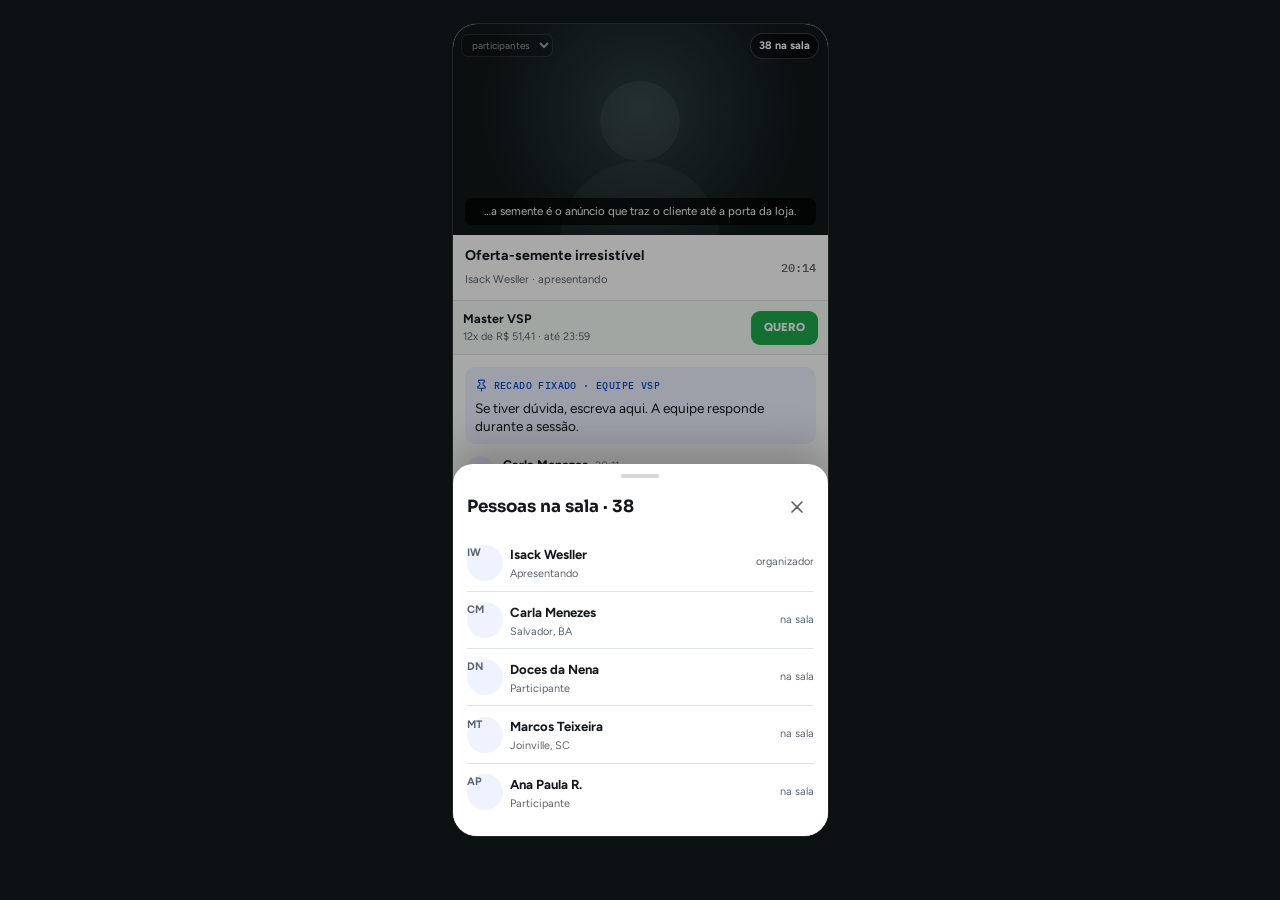
<file: s/7KQ2/sala-mobile.html>
<!doctype html>
<html lang="pt-BR"><head><meta charset="utf-8"><meta name="viewport" content="width=device-width,initial-scale=1,viewport-fit=cover"><meta name="theme-color" content="#0F1617"><title>Sala mobile · Live Class</title>
<link rel="preconnect" href="https://fonts.googleapis.com"><link rel="preconnect" href="https://fonts.gstatic.com" crossorigin><link href="https://fonts.googleapis.com/css2?family=Bricolage+Grotesque:wght@600;700&family=Figtree:wght@400;500;600;700&family=IBM+Plex+Mono:wght@500&display=swap" rel="stylesheet"><link rel="stylesheet" href="../../tokens.css"><link rel="stylesheet" href="../../components.css">
<style>
  body{background:#0b1112}.shell{position:relative;width:min(100%,375px);height:100dvh;min-height:680px;margin-inline:auto;overflow:hidden;display:grid;grid-template-rows:auto auto auto minmax(0,1fr) auto auto;background:#fff;color:var(--ma-ink);box-shadow:0 0 0 1px rgba(255,255,255,.08)}
  .video{position:relative;aspect-ratio:16/9;background:radial-gradient(circle at 50% 40%,#2a3d3e,var(--ma-stage) 72%);overflow:hidden}.video::before{content:"";position:absolute;left:50%;top:46%;width:80px;height:80px;border-radius:50%;background:rgba(255,255,255,.06);transform:translate(-50%,-50%)}.video::after{content:"";position:absolute;left:50%;top:65%;width:160px;height:110px;border-radius:90px 90px 10px 10px;background:rgba(255,255,255,.04);transform:translateX(-50%)}.caption{position:absolute;left:12px;right:12px;bottom:10px;border-radius:7px;background:rgba(0,0,0,.68);padding:6px 8px;color:#fff;text-align:center;font-size:.72rem;line-height:1.3;z-index:3}.room-count{position:absolute;right:9px;top:9px;border:1px solid rgba(255,255,255,.18);border-radius:999px;background:rgba(0,0,0,.42);padding:4px 8px;color:#fff;font-size:.68rem;font-weight:700;z-index:3}
  .meta{display:flex;align-items:center;justify-content:space-between;gap:12px;padding:10px 12px;border-bottom:1px solid var(--ma-line)}.meta__title{min-width:0}.meta__title strong{display:block;overflow:hidden;font-size:.88rem;text-overflow:ellipsis;white-space:nowrap}.meta__title span{color:var(--ma-ink-soft);font-size:.7rem}.meta time{font:500 .74rem/1 var(--ma-font-mono);color:var(--ma-ink-soft)}
  .offer{display:grid;grid-template-columns:minmax(0,1fr) auto;align-items:center;gap:10px;border-bottom:1px solid #dfe7e1;background:#f6fbf7;padding:9px 10px}.offer__copy{min-width:0}.offer__copy strong{display:block;font-size:.78rem}.offer__copy span{display:block;overflow:hidden;color:var(--ma-ink-soft);font-size:.68rem;text-overflow:ellipsis;white-space:nowrap}.offer button{appearance:none;min-height:34px;border:0;border-radius:9px;background:var(--tenant-accent);padding:0 13px;color:#fff;font-size:.72rem;font-weight:800;cursor:pointer}
  .chat{min-height:0;overflow:auto;padding:12px}.pinned{margin-bottom:12px}.chat .ma-chat-list{gap:10px}.reactions{display:flex;gap:2px;overflow-x:auto;border-top:1px solid var(--ma-line);border-bottom:1px solid var(--ma-line);background:#fff;padding:5px 8px;scrollbar-width:none}.reactions::-webkit-scrollbar{display:none}.reactions button{appearance:none;width:38px;height:38px;flex:0 0 38px;border:0;border-radius:50%;background:transparent;font-size:1.12rem;cursor:pointer}.reactions button:hover{background:var(--ma-mist)}
  .composer{display:grid;grid-template-columns:minmax(0,1fr) 42px;gap:8px;background:#fff;padding:7px 9px calc(7px + env(safe-area-inset-bottom))}.composer input{min-width:0;height:42px;border:1px solid var(--ma-line);border-radius:12px;padding:0 11px}.hand{appearance:none;display:grid;place-items:center;border:1px solid var(--ma-line);border-radius:12px;background:#fff;color:var(--ma-ink);cursor:pointer}.hand:hover{background:var(--ma-mist)}
  .state{position:absolute;left:8px;top:8px;z-index:20;opacity:.36}.state:focus-within,.state:hover{opacity:1}.state select{border:1px solid rgba(255,255,255,.18);border-radius:7px;background:rgba(0,0,0,.4);color:#fff;padding:4px 6px;font-size:.62rem}
  .sheet-backdrop{display:none;position:absolute;inset:0;background:rgba(0,0,0,.34);z-index:10}.sheet{position:absolute;left:0;right:0;bottom:0;display:none;z-index:11;border-radius:20px 20px 0 0;background:#fff;box-shadow:0 -18px 40px rgba(0,0,0,.22);padding:8px 14px calc(16px + env(safe-area-inset-bottom));max-height:70dvh;overflow:auto}.sheet-handle{width:38px;height:4px;border-radius:2px;background:#d3d9d9;margin:2px auto 12px}.sheet-head{display:flex;align-items:center;justify-content:space-between;margin-bottom:10px}.sheet-head h2{margin:0;font:700 1.05rem/1 var(--ma-font-display)}.sheet-head button{appearance:none;width:34px;height:34px;border:0;border-radius:50%;display:grid;place-items:center;background:transparent;color:var(--ma-ink-soft)}.sheet-head button:hover{background:var(--ma-mist)}.person{display:grid;grid-template-columns:34px minmax(0,1fr) auto;align-items:center;gap:9px;padding:8px 0;border-bottom:1px solid var(--ma-line)}.person:last-child{border-bottom:0}.person strong{font-size:.82rem}.person span{display:block;color:var(--ma-ink-soft);font-size:.68rem}.person .status{color:var(--ma-ink-soft);font-size:.68rem}body[data-demo-state="participantes"] .sheet,body[data-demo-state="participantes"] .sheet-backdrop{display:block}
  @media(min-width:376px){body{padding:24px 0}.shell{height:812px;min-height:812px;border-radius:24px}}
</style></head>
<body data-demo-state="participantes"><main class="shell" aria-label="Sala mobile">
<label class="state"><span class="ma-sr-only">Estado</span><select id="statePicker"><option value="sala">sala</option><option value="participantes">participantes</option></select></label>
<section class="video" aria-label="Vídeo da aula"><span class="room-count">38 na sala</span><div class="caption">…a semente é o anúncio que traz o cliente até a porta da loja.</div></section>
<div class="meta"><div class="meta__title"><strong>Oferta-semente irresistível</strong><span>Isack Wesller · apresentando</span></div><time>20:14</time></div>
<div class="offer"><div class="offer__copy"><strong>Master VSP</strong><span>12x de R$ 51,41 · até 23:59</span></div><button type="button">QUERO</button></div>
<section class="chat" aria-label="Mensagens na sala"><article class="ma-message ma-message--pinned pinned"><div class="ma-message__content"><div class="ma-pin-label"><svg class="ma-icon" style="width:13px;height:13px" aria-hidden="true"><use href="../../icons.svg#pin"/></svg>Recado fixado · Equipe VSP</div><p class="ma-message__text">Se tiver dúvida, escreva aqui. A equipe responde durante a sessão.</p></div></article><div class="ma-chat-list"><article class="ma-message"><span class="ma-avatar">CM</span><div class="ma-message__content"><div class="ma-message__meta"><span class="ma-message__name">Carla Menezes</span><span class="ma-message__time">20:11</span></div><p class="ma-message__text">sou de Salvador, BA</p></div></article><article class="ma-message"><span class="ma-avatar">DN</span><div class="ma-message__content"><div class="ma-message__meta"><span class="ma-message__name">Doces da Nena</span><span class="ma-message__time">20:12</span></div><p class="ma-message__text">faço bolo por encomenda, serve pra mim?</p></div></article><article class="ma-message ma-message--team"><span class="ma-avatar">EV</span><div class="ma-message__content"><div class="ma-message__meta"><span class="ma-message__name">Equipe VSP</span><span class="ma-message__time">20:12</span></div><p class="ma-message__text">Serve sim, Nena! Daqui a pouco ele mostra um exemplo de confeitaria.</p></div></article><article class="ma-message"><span class="ma-avatar">PA</span><div class="ma-message__content"><div class="ma-message__meta"><span class="ma-message__name">Pet Shop Amigão</span><span class="ma-message__time">20:13</span></div><p class="ma-message__text">anotando tudo aqui 👏</p></div></article></div></section>
<nav class="reactions" aria-label="Reações"><button aria-label="Coração">💖</button><button aria-label="Curtir">👍</button><button aria-label="Comemorar">🎉</button><button aria-label="Aplaudir">👏</button><button aria-label="Rir">😂</button><button aria-label="Surpresa">😮</button><button aria-label="Triste">😢</button><button aria-label="Levantar a mão">🙋</button><button aria-label="Fogo">🔥</button></nav>
<form class="composer" onsubmit="return false"><label class="ma-sr-only" for="mobileMsg">Enviar mensagem</label><input id="mobileMsg" placeholder="Enviar mensagem"><button class="hand" type="button" aria-label="Levantar a mão"><svg class="ma-icon" aria-hidden="true"><use href="../../icons.svg#hand"/></svg></button></form>
<div class="sheet-backdrop" id="backdrop" aria-hidden="true"></div><aside class="sheet" aria-labelledby="participants-title"><div class="sheet-handle"></div><div class="sheet-head"><h2 id="participants-title">Pessoas na sala · 38</h2><button id="closeSheet" type="button" aria-label="Fechar"><svg class="ma-icon" aria-hidden="true"><use href="../../icons.svg#x"/></svg></button></div><div class="person"><span class="ma-avatar">IW</span><div><strong>Isack Wesller</strong><span>Apresentando</span></div><span class="status">organizador</span></div><div class="person"><span class="ma-avatar">CM</span><div><strong>Carla Menezes</strong><span>Salvador, BA</span></div><span class="status">na sala</span></div><div class="person"><span class="ma-avatar">DN</span><div><strong>Doces da Nena</strong><span>Participante</span></div><span class="status">na sala</span></div><div class="person"><span class="ma-avatar">MT</span><div><strong>Marcos Teixeira</strong><span>Joinville, SC</span></div><span class="status">na sala</span></div><div class="person"><span class="ma-avatar">AP</span><div><strong>Ana Paula R.</strong><span>Participante</span></div><span class="status">na sala</span></div></aside>
</main><script>(()=>{const valid=new Set(['sala','participantes']);const p=new URLSearchParams(location.search);const picker=document.getElementById('statePicker');const set=v=>{document.body.dataset.demoState=v;picker.value=v;const u=new URL(location.href);u.searchParams.set('estado',v);history.replaceState({},'',u)};set(valid.has(p.get('estado'))?p.get('estado'):'participantes');picker.addEventListener('change',e=>set(e.target.value));document.getElementById('closeSheet').addEventListener('click',()=>set('sala'));document.getElementById('backdrop').addEventListener('click',()=>set('sala'))})();</script></body></html>
</file>
<file: tokens.css>
@import url("https://fonts.googleapis.com/css2?family=Sora:wght@600;700&display=swap");

:root {
  --ma-ink: #14191F;
  --ma-ink-soft: #5A6570;

  /* Live Class accent family, based on Zoom brand colors. */
  --ma-teal: #0B5CFF;
  --ma-teal-dark: #0847CC;
  --ma-teal-soft: #00EDE7;
  --ma-teal-tint: #EEF3FF;

  --ma-stage: #0F1617;
  --ma-stage-2: #1C2E2F;
  --ma-mist: #F3F6F6;
  --ma-line: #DFE5E5;
  --ma-signal: #D93A36;
  --tenant-accent: #1FA84D;
  --brand-whatsapp: #25D366;
  --brand-whatsapp-dark: #1EAD55;
  --ma-white: #FFFFFF;

  --ma-font-display: "Sora", system-ui, sans-serif;
  --ma-font-brand: "Bricolage Grotesque", system-ui, sans-serif;
  --ma-font-body: "Figtree", system-ui, -apple-system, BlinkMacSystemFont, "Segoe UI", sans-serif;
  --ma-font-mono: "IBM Plex Mono", ui-monospace, SFMono-Regular, Menlo, monospace;

  --ma-radius-button: 12px;
  --ma-radius-card: 16px;
  --ma-radius-input: 10px;
  --ma-radius-pill: 999px;

  --ma-shadow-sm: 0 1px 2px rgba(15, 30, 30, .06), 0 10px 30px rgba(15, 30, 30, .08);
  --ma-shadow-md: 0 18px 48px rgba(15, 30, 30, .14);
  --ma-transition: 150ms ease-out;
  --ma-focus: 0 0 0 3px rgba(11, 92, 255, .28);
}
</file>
<file: components.css>
*,
*::before,
*::after { box-sizing: border-box; }

html { color-scheme: light; text-size-adjust: 100%; }

body {
  margin: 0;
  min-width: 320px;
  overflow-x: hidden;
  background: var(--ma-white);
  color: var(--ma-ink);
  font: 400 16px/1.5 var(--ma-font-body);
  -webkit-font-smoothing: antialiased;
}

button, input, select, textarea { font: inherit; }
a, button, input, select, textarea { -webkit-tap-highlight-color: transparent; }
:focus-visible { outline: 0; box-shadow: var(--ma-focus); }

.ma-display {
  margin: 0;
  color: var(--ma-ink);
  font: 700 clamp(2.25rem, 8vw, 4rem)/.98 var(--ma-font-display);
  letter-spacing: -.035em;
}
.ma-kicker {
  margin: 0;
  color: var(--ma-teal-dark);
  font: 500 .72rem/1.3 var(--ma-font-mono);
  letter-spacing: .05em;
  text-transform: uppercase;
}
.ma-muted { color: var(--ma-ink-soft); }
.ma-mono { font-family: var(--ma-font-mono); font-weight: 500; font-variant-numeric: tabular-nums; }

/* Icons: every functional icon references /icons.svg (Lucide). Brand marks use .ma-brand-icon. */
.ma-icon {
  width: 20px;
  height: 20px;
  flex: 0 0 auto;
  fill: none;
  stroke: currentColor;
  stroke-width: 2;
  stroke-linecap: round;
  stroke-linejoin: round;
}
.ma-brand-icon {
  width: 20px;
  height: 20px;
  flex: 0 0 auto;
  fill: currentColor;
  stroke: none;
}
.ma-brand-icon--whatsapp { color: var(--brand-whatsapp); }
.ma-sr-only {
  position: absolute !important;
  width: 1px;
  height: 1px;
  overflow: hidden;
  clip: rect(0 0 0 0);
  clip-path: inset(50%);
  white-space: nowrap;
}

/* Brand */
.ma-brand {
  display: inline-flex;
  align-items: center;
  gap: 10px;
  color: var(--ma-ink);
  font: 700 1.08rem/1 var(--ma-font-brand);
  letter-spacing: -.025em;
  text-decoration: none;
}
.ma-brand__mark {
  position: relative;
  width: 31px;
  height: 31px;
  flex: 0 0 auto;
  border-radius: 9px;
  background: var(--ma-teal);
}
.ma-brand__mark::before {
  position: absolute;
  inset: 7px 6px 10px;
  border-radius: 3px;
  background: var(--ma-white);
  content: "";
}
.ma-brand__mark::after {
  position: absolute;
  left: 12px;
  bottom: 5px;
  width: 7px;
  height: 3px;
  border-radius: 2px;
  background: var(--ma-white);
  content: "";
}

/* Buttons */
.ma-btn {
  appearance: none;
  min-height: 48px;
  border: 1px solid transparent;
  border-radius: var(--ma-radius-button);
  display: inline-flex;
  align-items: center;
  justify-content: center;
  gap: 9px;
  padding: 12px 17px;
  cursor: pointer;
  color: inherit;
  font-weight: 700;
  line-height: 1;
  text-decoration: none;
  transition: background-color var(--ma-transition), border-color var(--ma-transition), color var(--ma-transition), box-shadow var(--ma-transition), filter var(--ma-transition);
}
.ma-btn--primary { background: var(--ma-teal); color: var(--ma-white); }
.ma-btn--primary:hover { background: var(--ma-teal-dark); }
.ma-btn--secondary { border-color: var(--ma-line); background: var(--ma-white); color: var(--ma-ink); }
.ma-btn--secondary:hover { background: var(--ma-mist); border-color: #C9D2D2; }
.ma-btn--danger { background: var(--ma-signal); color: var(--ma-white); }
.ma-btn--danger:hover { background: #B92F2B; }
.ma-btn--whatsapp { background: var(--brand-whatsapp); color: var(--ma-white); }
.ma-btn--whatsapp:hover { background: var(--brand-whatsapp-dark); }
.ma-btn[disabled], .ma-btn[aria-disabled="true"] { cursor: not-allowed; opacity: .55; }

/* Forms */
.ma-field { display: grid; gap: 7px; }
.ma-field__label { color: var(--ma-ink); font-size: .875rem; font-weight: 600; }
.ma-input, .ma-select, .ma-textarea {
  width: 100%;
  min-height: 48px;
  border: 1px solid var(--ma-line);
  border-radius: var(--ma-radius-input);
  background: var(--ma-white);
  color: var(--ma-ink);
  padding: 12px 13px;
  transition: border-color var(--ma-transition), box-shadow var(--ma-transition), background-color var(--ma-transition);
}
.ma-input::placeholder, .ma-textarea::placeholder { color: #7E898F; }
.ma-input:hover, .ma-select:hover, .ma-textarea:hover { border-color: #BFCACA; }
.ma-field__hint, .ma-field__error { margin: 0; font-size: .8rem; }
.ma-field__hint { color: var(--ma-ink-soft); }
.ma-field__error { display: none; color: #B12622; font-weight: 600; }
.ma-field.is-error .ma-input, .ma-field.is-error .ma-select, .ma-field.is-error .ma-textarea {
  border-color: var(--ma-signal);
  background: #FFF8F7;
}
.ma-field.is-error .ma-field__error { display: block; }
.ma-phone { display: grid; grid-template-columns: 90px minmax(0, 1fr); gap: 8px; }

/* Chips */
.ma-chips { display: flex; flex-wrap: wrap; gap: 8px; }
.ma-chip {
  display: inline-flex;
  min-height: 34px;
  align-items: center;
  border: 1px solid var(--ma-line);
  border-radius: var(--ma-radius-pill);
  background: var(--ma-white);
  color: var(--ma-ink);
  padding: 7px 11px;
  font-size: .8rem;
  font-weight: 600;
}
.ma-chip--selected { border-color: #AFC5FF; background: var(--ma-teal-tint); color: var(--ma-teal-dark); }

/* Avatar */
.ma-avatar {
  display: inline-grid;
  width: 36px;
  height: 36px;
  place-items: center;
  flex: 0 0 auto;
  border-radius: 50%;
  background: var(--ma-teal-tint);
  color: var(--ma-teal-dark);
  font-size: .75rem;
  font-weight: 700;
}

/* Compact webchat */
.ma-chat-list { display: grid; gap: 10px; }
.ma-message { display: grid; grid-template-columns: 30px minmax(0, 1fr); gap: 8px; align-items: start; }
.ma-message .ma-avatar { width: 30px; height: 30px; font-size: .64rem; }
.ma-message__content { min-width: 0; }
.ma-message__meta { display: flex; flex-wrap: wrap; align-items: baseline; gap: 4px 7px; margin-bottom: 1px; }
.ma-message__name { color: var(--ma-ink); font-size: .78rem; font-weight: 700; }
.ma-message__time { color: #7E898F; font-size: .68rem; }
.ma-message__bubble { min-width: 0; background: transparent; padding: 0; }
.ma-message__text { margin: 0; color: var(--ma-ink); font-size: .85rem; line-height: 1.35; overflow-wrap: anywhere; }
.ma-message--team .ma-avatar { background: var(--ma-teal); color: var(--ma-white); }
.ma-message--team .ma-message__name { color: var(--ma-teal-dark); }
.ma-message--pinned { grid-template-columns: 1fr; border-radius: 10px; background: var(--ma-teal-tint); padding: 8px 10px; }
.ma-pin-label { display: inline-flex; align-items: center; gap: 6px; margin-bottom: 3px; color: var(--ma-teal-dark); font: 500 .64rem/1.3 var(--ma-font-mono); letter-spacing: .04em; text-transform: uppercase; }

/* Reactions */
.ma-reaction-pill, .ma-reaction-float {
  display: inline-flex;
  max-width: 270px;
  align-items: center;
  gap: 6px;
  border: 1px solid rgba(255, 255, 255, .14);
  border-radius: var(--ma-radius-pill);
  background: rgba(15, 22, 23, .74);
  color: var(--ma-white);
  padding: 4px 10px 4px 5px;
  backdrop-filter: blur(8px);
}
.ma-reaction-pill__emoji, .ma-reaction-float__emoji { font-size: 1.1rem; line-height: 1; }
.ma-reaction-pill__name, .ma-reaction-float__name { overflow: hidden; font-size: .74rem; font-weight: 600; text-overflow: ellipsis; white-space: nowrap; }
.ma-reaction-cloud { position: absolute; inset: 10px; pointer-events: none; }
.ma-reaction-float { position: absolute; left: var(--reaction-x, 0%); bottom: var(--reaction-y, 0%); box-shadow: 0 8px 20px rgba(0, 0, 0, .16); }
.ma-reaction-tray { display: flex; max-width: 100%; gap: 3px; overflow-x: auto; padding: 5px; border: 1px solid rgba(255,255,255,.14); border-radius: var(--ma-radius-pill); background: rgba(15,22,23,.92); box-shadow: var(--ma-shadow-md); scrollbar-width: none; }
.ma-reaction-tray::-webkit-scrollbar { display: none; }
.ma-reaction-option { appearance: none; width: 38px; height: 38px; flex: 0 0 38px; border: 0; border-radius: 50%; display: grid; place-items: center; background: transparent; cursor: pointer; font-size: 1.2rem; transition: background-color var(--ma-transition); }
.ma-reaction-option:hover { background: rgba(255,255,255,.12); }

/* Room controls */
.ma-control {
  appearance: none;
  display: inline-grid;
  width: 48px;
  height: 48px;
  place-items: center;
  border: 1px solid var(--ma-line);
  border-radius: 50%;
  background: var(--ma-white);
  color: var(--ma-ink);
  cursor: pointer;
  transition: background-color var(--ma-transition), border-color var(--ma-transition), color var(--ma-transition), box-shadow var(--ma-transition);
}
.ma-control:hover { background: var(--ma-mist); }
.ma-control--active { border-color: #00C7C2; background: var(--ma-teal-soft); color: #00031F; }
.ma-control--off { border-color: var(--ma-signal); background: var(--ma-signal); color: var(--ma-white); }

/* Tenant offer: only the CTA uses tenant color */
.ma-offer-card { overflow: hidden; border: 1px solid var(--ma-line); border-radius: var(--ma-radius-card); background: var(--ma-white); box-shadow: var(--ma-shadow-sm); }
.ma-offer-card__top { display: flex; flex-wrap: wrap; align-items: center; justify-content: space-between; gap: 8px 12px; border-bottom: 1px solid var(--ma-line); background: var(--ma-mist); padding: 10px 13px; }
.ma-offer-card__tag { color: var(--ma-signal); font-size: .7rem; font-weight: 700; text-transform: uppercase; }
.ma-offer-card__deadline { color: var(--ma-ink-soft); font-size: .75rem; font-weight: 600; }
.ma-offer-card__body { display: grid; gap: 13px; padding: 15px; }
.ma-offer-card__title, .ma-offer-card__old { margin: 0; }
.ma-offer-card__title { color: var(--ma-ink); font-weight: 800; }
.ma-offer-card__old { color: var(--ma-ink-soft); font-size: .8rem; }
.ma-offer-card__price { display: flex; flex-wrap: wrap; align-items: baseline; gap: 7px; }
.ma-offer-card__price strong { color: var(--ma-ink); font: 700 1.9rem/.95 var(--ma-font-display); letter-spacing: -.02em; }
.ma-offer-card .ma-btn { background: var(--tenant-accent); color: var(--ma-white); }
.ma-offer-card .ma-btn:hover { filter: brightness(.9); }

/* Toast */
.ma-toast { display: flex; width: min(100%, 430px); align-items: flex-start; gap: 10px; border: 1px solid var(--ma-line); border-radius: 14px; background: var(--ma-white); padding: 11px 13px; box-shadow: var(--ma-shadow-md); }
.ma-toast__icon { display: grid; width: 26px; height: 26px; place-items: center; flex: 0 0 auto; border-radius: 50%; background: var(--ma-teal-tint); color: var(--ma-teal-dark); }
.ma-toast__text { margin: 0; font-size: .85rem; }

/* Countdown */
.ma-countdown { display: inline-flex; align-items: center; gap: 10px; border: 1px solid var(--ma-line); border-radius: 14px; background: var(--ma-white); padding: 10px 12px; }
.ma-countdown__label { color: var(--ma-ink-soft); font-size: .75rem; font-weight: 600; }
.ma-countdown__time { color: var(--ma-ink); font: 700 1.8rem/1 var(--ma-font-display); font-variant-numeric: tabular-nums; letter-spacing: -.02em; }

@media (prefers-reduced-motion: reduce) {
  *, *::before, *::after {
    scroll-behavior: auto !important;
    animation-duration: .001ms !important;
    animation-iteration-count: 1 !important;
    transition-duration: .001ms !important;
  }
}
</file>
